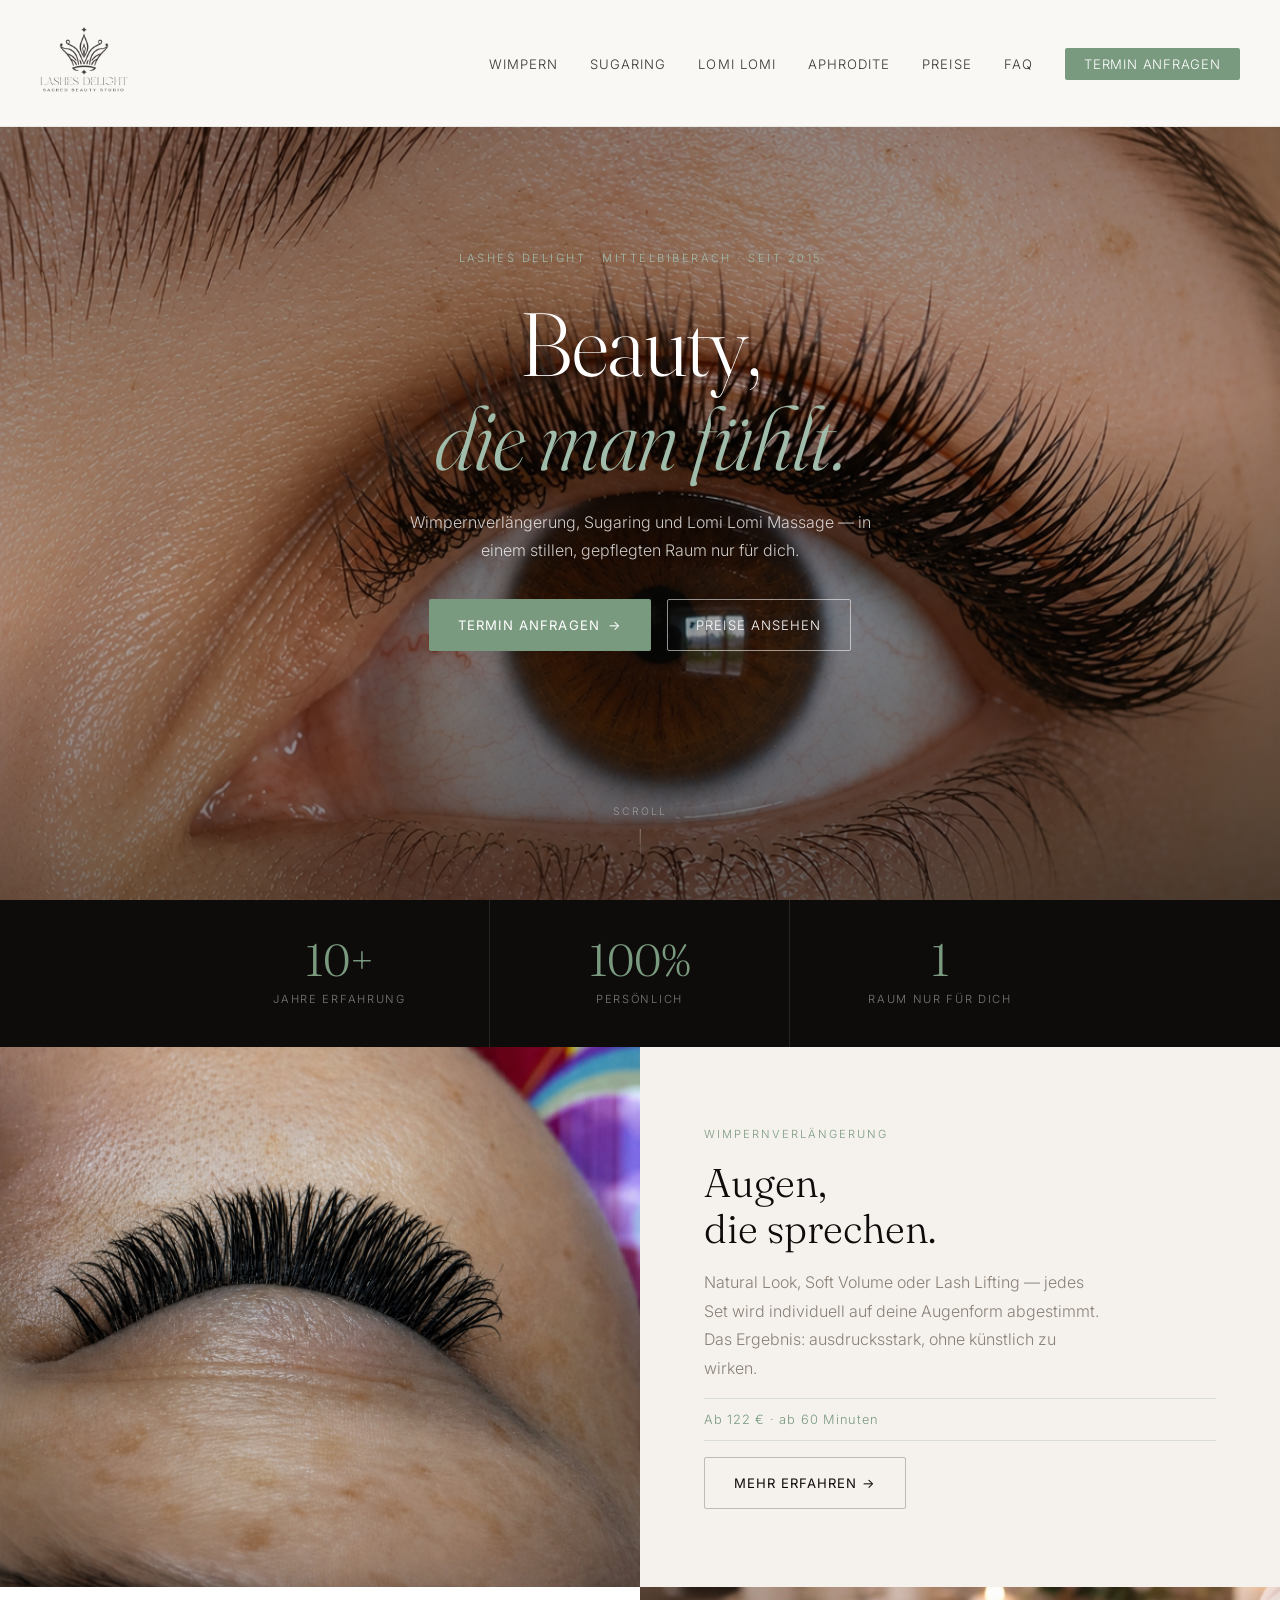
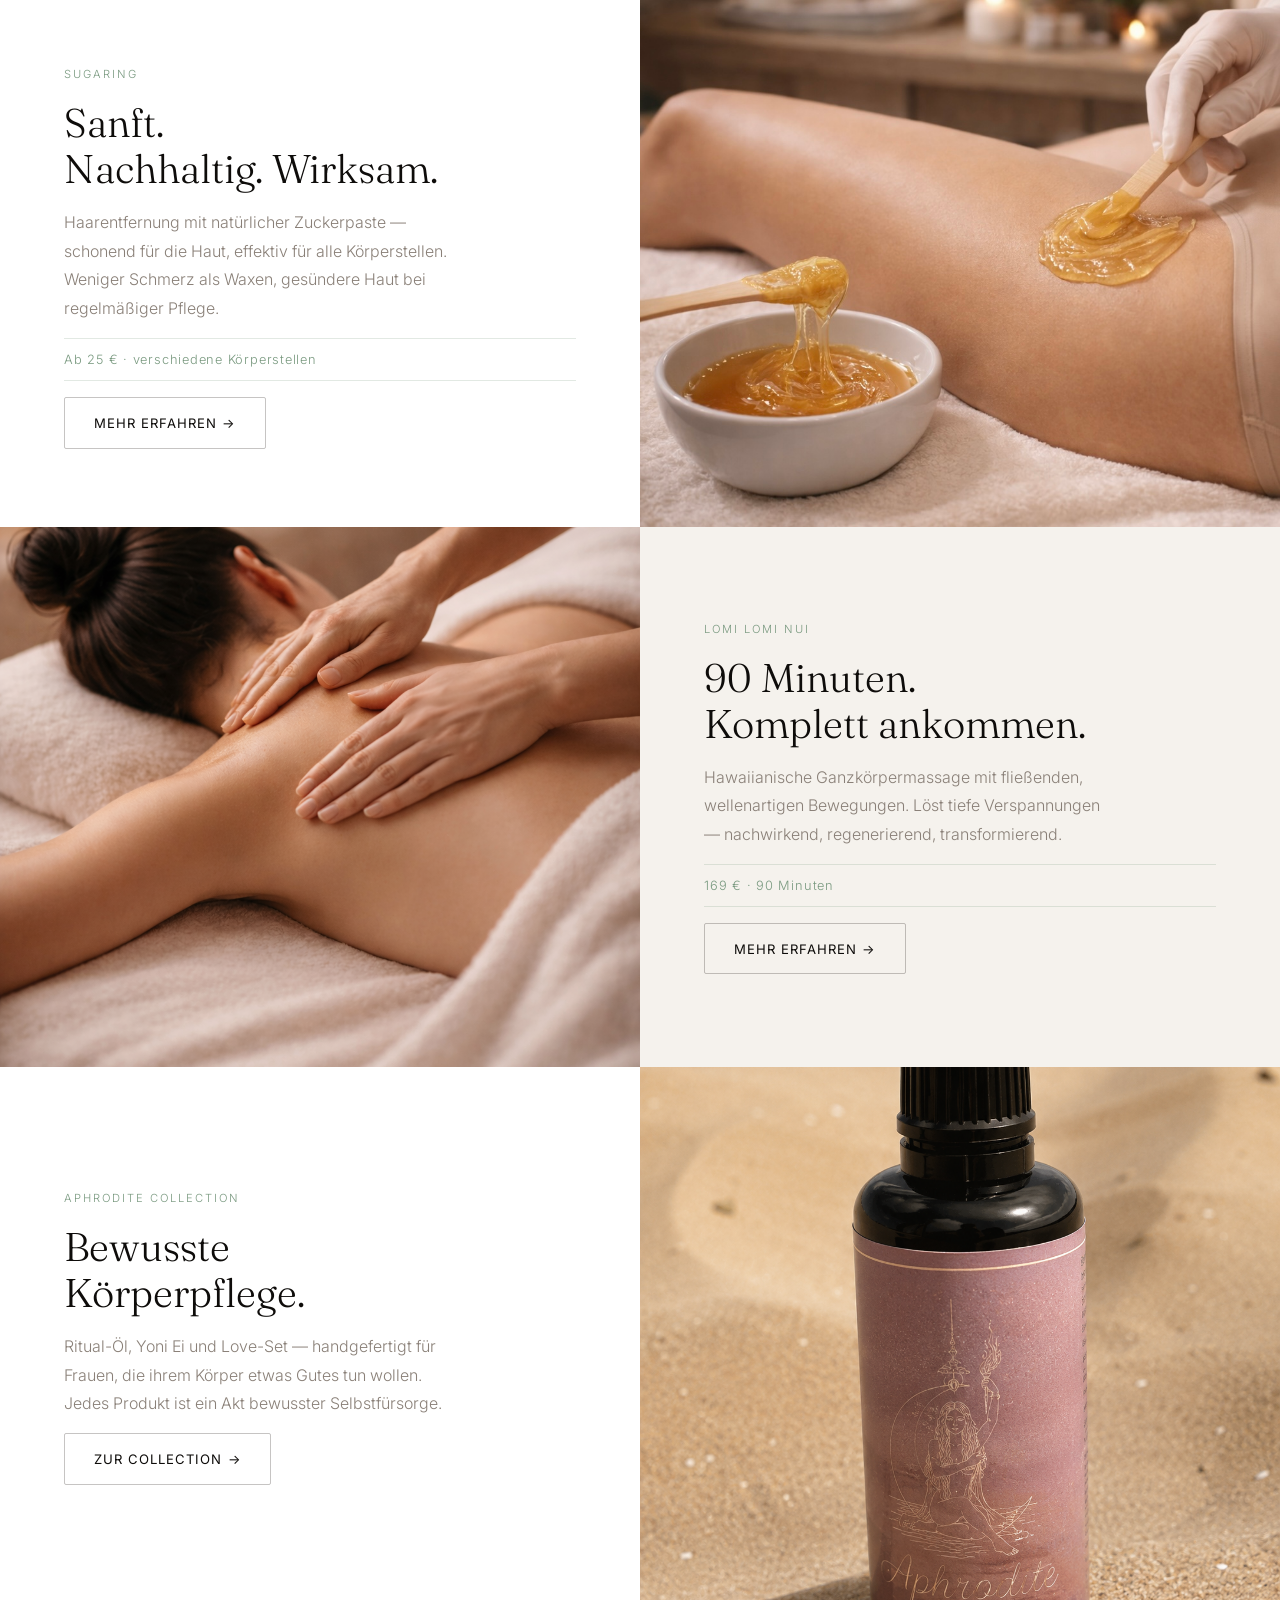
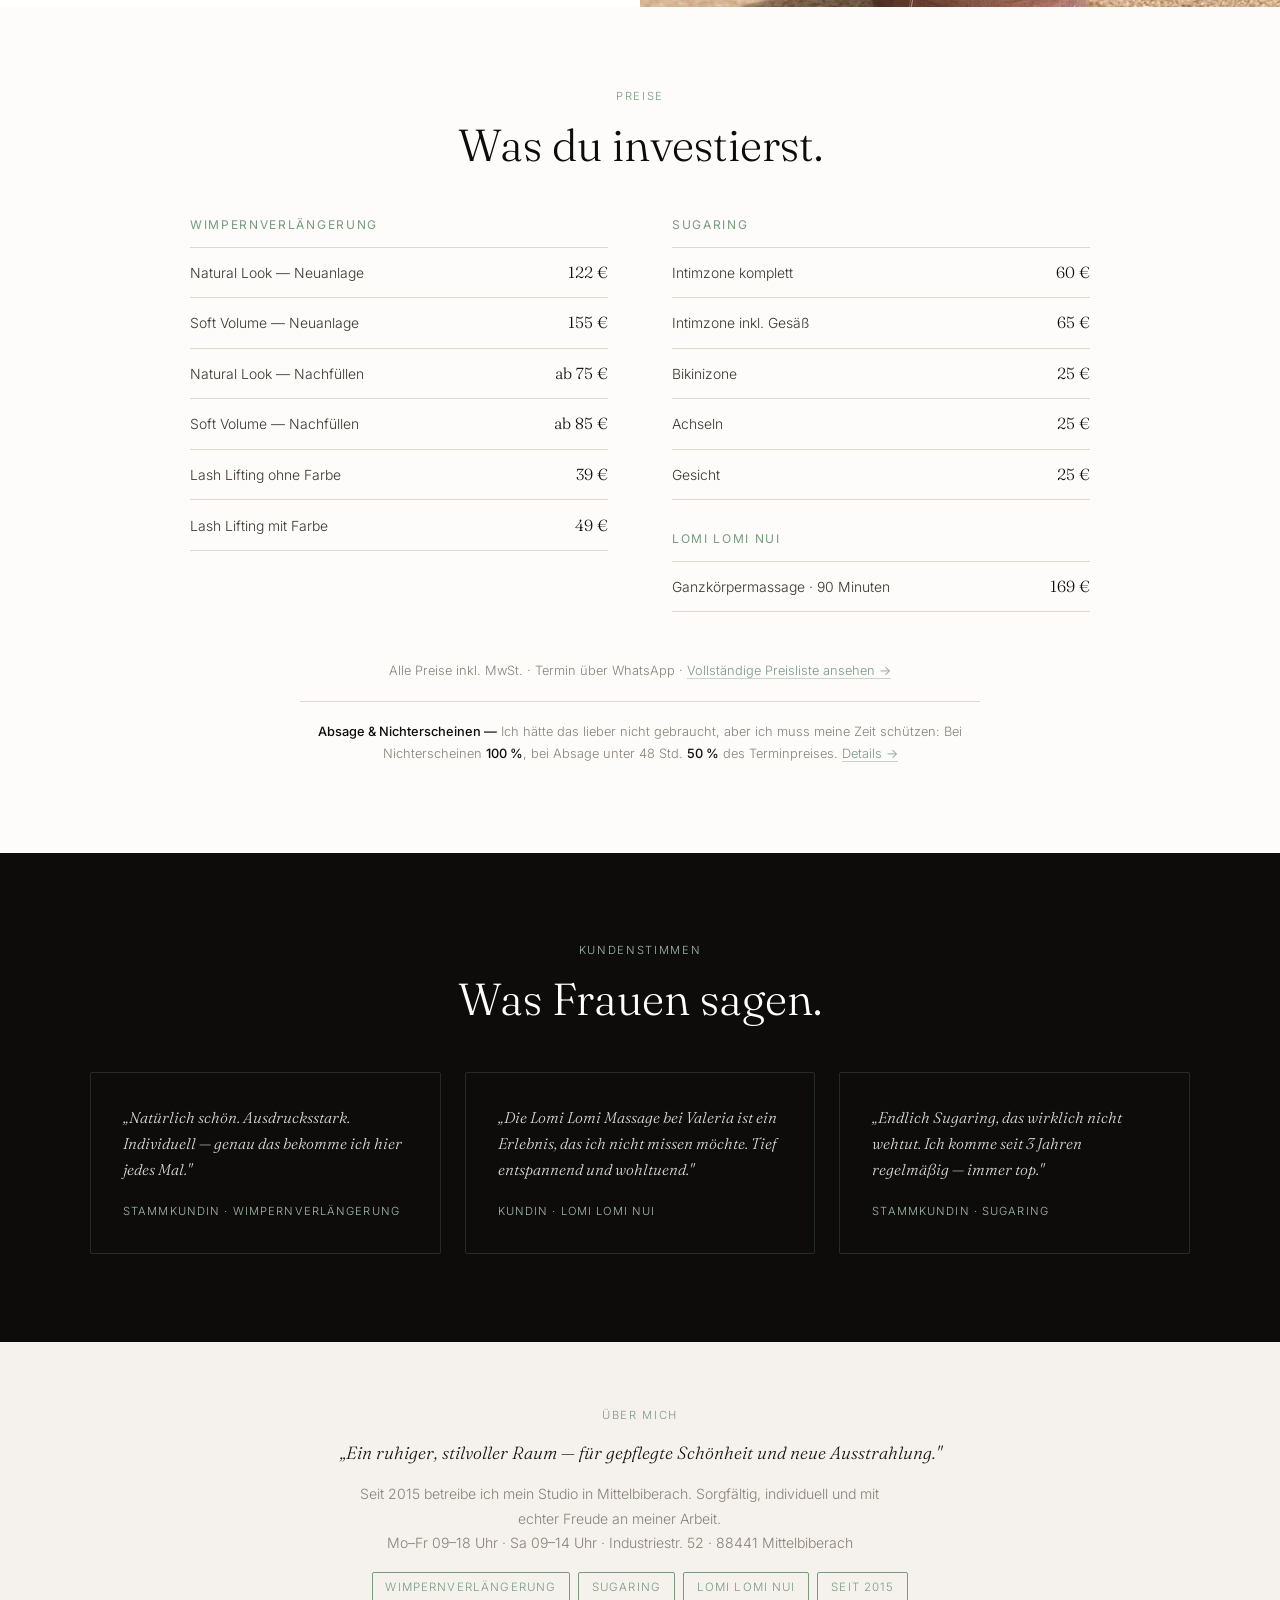
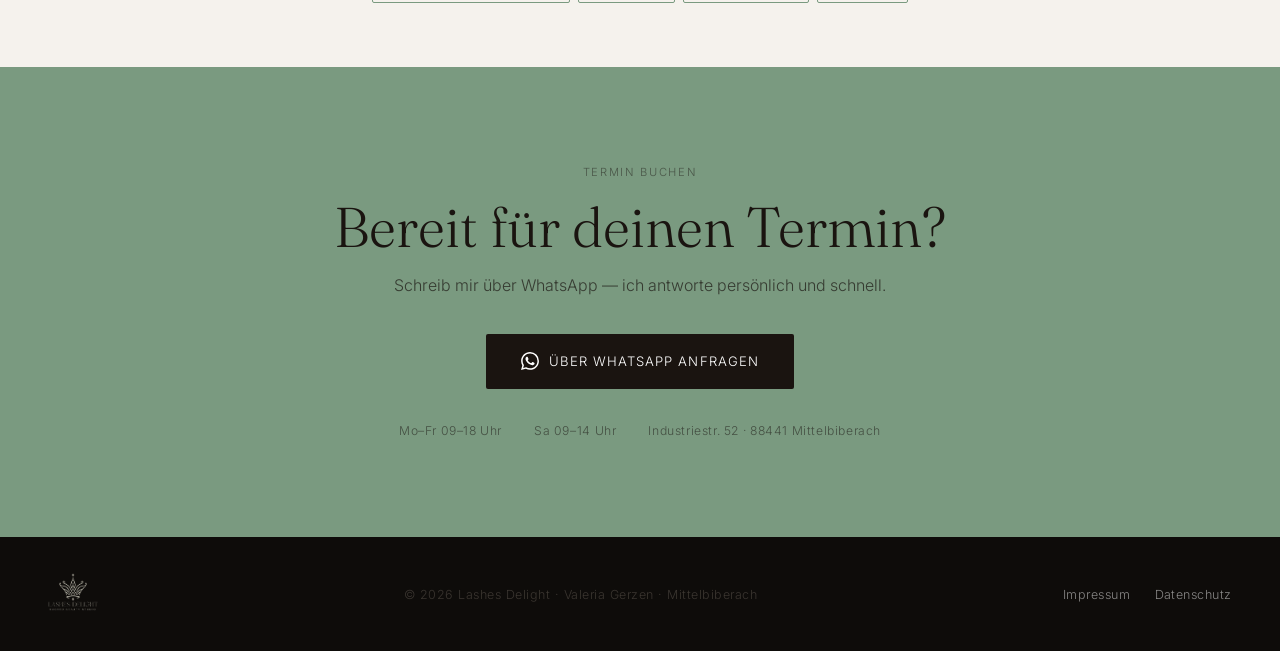
<file: index.html>
<!DOCTYPE html>
<html lang="de">
<head>
  <meta charset="UTF-8" />
  <meta name="viewport" content="width=device-width, initial-scale=1.0" />
  <title>Lashes Delight · Wimpern, Sugaring & Massage · Biberach</title>
  <meta name="description" content="Lashes Delight von Valeria Gerzen — Wimpernverlängerung, Sugaring und Lomi Lomi Massage in Mittelbiberach. Seit 2015. Termin über WhatsApp." />
  <meta name="keywords" content="Wimpernverlängerung Biberach, Sugaring Biberach, Lomi Lomi Biberach, Wimpernstudio Mittelbiberach, Lashes Delight Valeria Gerzen" />
  <link rel="canonical" href="https://www.lashes-delight.de/" />
  <meta property="og:title" content="Lashes Delight · Wimpern, Sugaring &amp; Massage · Mittelbiberach" />
  <meta property="og:description" content="Professionelle Wimpernverlängerung, Sugaring und Lomi Lomi Massage in Mittelbiberach. Seit 2015." />
  <meta property="og:url" content="https://www.lashes-delight.de/" />
  <meta property="og:type" content="website" />
  <meta property="og:image" content="https://www.lashes-delight.de/images/hero-new.png" />
  <meta property="og:locale" content="de_DE" />
  <script type="application/ld+json">
  {
    "@context": "https://schema.org",
    "@type": "BeautySalon",
    "@id": "https://www.lashes-delight.de/#business",
    "name": "Lashes Delight",
    "description": "Professionelle Wimpernverlängerung, Sugaring und Lomi Lomi Massage in Mittelbiberach. Seit 2015.",
    "url": "https://www.lashes-delight.de",
    "image": "https://www.lashes-delight.de/images/hero-new.png",
    "logo": "https://www.lashes-delight.de/images/logo.png",
    "telephone": "+491708029609",
    "founder": { "@type": "Person", "name": "Valeria Gerzen" },
    "address": {
      "@type": "PostalAddress",
      "streetAddress": "Industriestr. 52",
      "addressLocality": "Mittelbiberach",
      "postalCode": "88441",
      "addressCountry": "DE"
    },
    "areaServed": ["Biberach", "Laupheim", "Ulm", "Mittelbiberach"],
    "openingHoursSpecification": [
      { "@type": "OpeningHoursSpecification", "dayOfWeek": ["Monday","Tuesday","Wednesday","Thursday","Friday"], "opens": "09:00", "closes": "18:00" },
      { "@type": "OpeningHoursSpecification", "dayOfWeek": "Saturday", "opens": "09:00", "closes": "14:00" }
    ],
    "priceRange": "€€",
    "hasOfferCatalog": {
      "@type": "OfferCatalog",
      "name": "Beauty-Behandlungen",
      "itemListElement": [
        { "@type": "Offer", "itemOffered": { "@type": "Service", "name": "Wimpernverlängerung Natural Look" } },
        { "@type": "Offer", "itemOffered": { "@type": "Service", "name": "Wimpernverlängerung Soft Volume" } },
        { "@type": "Offer", "itemOffered": { "@type": "Service", "name": "Lash Lifting" } },
        { "@type": "Offer", "itemOffered": { "@type": "Service", "name": "Sugaring Intimzone" } },
        { "@type": "Offer", "itemOffered": { "@type": "Service", "name": "Lomi Lomi Nui Massage" } }
      ]
    }
  }
  </script>
  <link href="https://fonts.googleapis.com/css2?family=Fraunces:ital,opsz,wght@0,9..144,300;0,9..144,400;0,9..144,500;1,9..144,300&family=Inter:wght@300;400;500&display=swap" rel="stylesheet" />
  <link rel="stylesheet" href="styles.css" />
  <style>

    /* ── HERO FULL-BLEED ── */
    .hf {
      position: relative;
      height: 100vh;
      min-height: 580px;
      display: flex;
      align-items: center;
      justify-content: center;
      text-align: center;
      overflow: hidden;
    }
    .hf-bg {
      position: absolute; inset: 0;
      background-size: cover;
      background-position: center 20%;
    }
    .hf-overlay {
      position: absolute; inset: 0;
      background: linear-gradient(
        170deg,
        rgba(10,8,6,0.55) 0%,
        rgba(10,8,6,0.30) 55%,
        rgba(10,8,6,0.70) 100%
      );
    }
    .hf-content {
      position: relative; z-index: 2;
      max-width: 700px;
      padding: 2rem;
    }
    .hf-eyebrow {
      display: block;
      font-size: 0.7rem;
      letter-spacing: 0.22em;
      text-transform: uppercase;
      color: var(--gold-lt);
      margin-bottom: 1.8rem;
    }
    .hf-content h1 {
      color: #fff;
      font-size: clamp(3.2rem, 7vw, 5.8rem);
      line-height: 1.05;
      margin-bottom: 1.4rem;
    }
    .hf-content h1 em { color: var(--gold-lt); }
    .hf-content p {
      color: rgba(255,255,255,0.78);
      font-size: 1rem;
      line-height: 1.75;
      max-width: 480px;
      margin: 0 auto 2.2rem;
    }
    .hf-buttons {
      display: flex;
      gap: 1rem;
      justify-content: center;
      flex-wrap: wrap;
    }
    .btn-outline-white {
      display: inline-flex; align-items: center; gap: 0.5rem;
      font-size: 0.82rem; letter-spacing: 0.08em; text-transform: uppercase;
      text-decoration: none; padding: 0.85rem 1.8rem; border-radius: 2px;
      transition: all .2s;
      background: transparent;
      border: 1px solid rgba(255,255,255,0.55);
      color: #fff;
    }
    .btn-outline-white:hover { border-color: var(--gold-lt); color: var(--gold-lt); }
    .hf-scroll {
      position: absolute;
      bottom: 2.2rem; left: 50%;
      transform: translateX(-50%);
      display: flex; flex-direction: column; align-items: center; gap: 0.5rem;
      color: rgba(255,255,255,0.4);
      font-size: 0.65rem; letter-spacing: 0.2em; text-transform: uppercase;
    }
    .hf-scroll::after {
      content: '';
      display: block; width: 1px; height: 36px;
      background: linear-gradient(to bottom, rgba(255,255,255,0.35), transparent);
    }

    /* ── STATS BAR ── */
    .ld-stats {
      background: #0e0c0a;
      display: flex;
      justify-content: center;
      align-items: stretch;
    }
    .ld-stat {
      flex: 1;
      max-width: 300px;
      text-align: center;
      padding: 2.4rem 2rem;
      border-right: 1px solid rgba(122,154,128,0.18);
    }
    .ld-stat:last-child { border-right: none; }
    .ld-stat-num {
      display: block;
      font-family: 'Fraunces', serif;
      font-size: 2.8rem;
      font-weight: 300;
      color: var(--gold);
      line-height: 1;
      margin-bottom: 0.4rem;
    }
    .ld-stat-lbl {
      display: block;
      font-size: 0.7rem;
      letter-spacing: 0.15em;
      text-transform: uppercase;
      color: rgba(255,255,255,0.45);
    }

    /* ── SERVICE FEATURES (alternating) ── */
    .sf {
      display: grid;
      grid-template-columns: 1fr 1fr;
      min-height: 540px;
    }
    .sf-soft { background: var(--bg-soft); }
    .sf-white { background: var(--white); }

    .sf-img {
      background-size: cover;
      background-position: center;
      min-height: 440px;
    }
    .sf-text {
      display: flex;
      flex-direction: column;
      justify-content: center;
      padding: 4.5rem 4rem;
      gap: 1rem;
    }
    .sf-cat {
      font-size: 0.7rem;
      letter-spacing: 0.18em;
      text-transform: uppercase;
      color: var(--gold);
    }
    .sf-text h2 {
      font-size: clamp(1.7rem, 3.2vw, 2.5rem);
      line-height: 1.15;
    }
    .sf-text p {
      color: var(--muted);
      line-height: 1.78;
      max-width: 400px;
    }
    .sf-price {
      font-size: 0.8rem;
      color: var(--gold);
      letter-spacing: 0.06em;
      padding: 0.6rem 0;
      border-top: 1px solid rgba(122,154,128,0.22);
      border-bottom: 1px solid rgba(122,154,128,0.22);
    }
    .sf-text .btn { align-self: flex-start; }

    /* ── INLINE PREISE ── */
    .ld-preise {
      padding: 5rem 2rem 5.5rem;
      background: var(--bg);
    }
    .preise-head {
      text-align: center;
      margin-bottom: 3rem;
    }
    .preise-head h2 { margin-top: 0.4rem; }
    .preise-cols {
      display: grid;
      grid-template-columns: 1fr 1fr;
      gap: 3rem 4rem;
      max-width: 900px;
      margin: 0 auto;
    }
    .preise-block { margin-bottom: 0.5rem; }
    .preise-block h3 {
      font-size: 0.75rem;
      letter-spacing: 0.14em;
      text-transform: uppercase;
      color: var(--gold);
      font-family: 'Inter', sans-serif;
      font-weight: 400;
      margin-bottom: 0.9rem;
    }
    .pr {
      display: flex;
      justify-content: space-between;
      align-items: baseline;
      gap: 1rem;
      padding: 0.7rem 0;
      border-bottom: 1px solid var(--line);
      font-size: 0.87rem;
      color: var(--ink-soft);
    }
    .pr:first-of-type { border-top: 1px solid var(--line); }
    .pr-price {
      font-family: 'Fraunces', serif;
      font-size: 1rem;
      color: var(--ink);
      white-space: nowrap;
    }
    .preise-more {
      text-align: center;
      margin-top: 2.5rem;
      font-size: 0.8rem;
      color: var(--muted);
    }
    .preise-more a {
      color: var(--gold);
      text-decoration: none;
      border-bottom: 1px solid rgba(122,154,128,0.4);
    }

    /* ── TESTIMONIALS DARK ── */
    .ld-testimonials {
      background: #0e0c0a;
      padding: 5.5rem 2rem;
    }
    .ld-testimonials .section-label { display: block; text-align: center; color: var(--gold-lt); }
    .ld-testimonials h2 {
      color: #fff;
      text-align: center;
      margin-top: 0.4rem;
      margin-bottom: 3rem;
    }
    .testi-row {
      display: grid;
      grid-template-columns: repeat(3, 1fr);
      gap: 1.5rem;
      max-width: 1100px;
      margin: 0 auto;
    }
    .testi-card {
      border: 1px solid rgba(122,154,128,0.22);
      padding: 2rem;
      border-radius: 2px;
      display: flex;
      flex-direction: column;
      gap: 1.2rem;
    }
    .testi-card blockquote {
      font-family: 'Fraunces', serif;
      font-style: italic;
      font-size: 0.97rem;
      color: rgba(255,255,255,0.85);
      line-height: 1.68;
      flex: 1;
    }
    .testi-card cite {
      font-size: 0.7rem;
      letter-spacing: 0.1em;
      text-transform: uppercase;
      color: var(--gold-lt);
      font-style: normal;
    }

    /* ── ABOUT STRIP ── */
    .ld-about {
      background: var(--bg-soft);
      padding: 4rem 2rem;
      display: flex;
      align-items: center;
      justify-content: center;
      gap: 2rem;
      flex-wrap: wrap;
      text-align: center;
    }
    .ld-about p {
      font-size: 0.88rem;
      color: var(--muted);
      max-width: 560px;
      line-height: 1.75;
    }
    .ld-about-creds {
      display: flex;
      gap: 0.5rem;
      flex-wrap: wrap;
      justify-content: center;
      margin-top: 1rem;
    }

    /* ── KONTAKT (gold banner) ── */
    .ld-kontakt {
      background: var(--gold);
      text-align: center;
      padding: 6rem 2rem;
    }
    .ld-kontakt h2 {
      color: #1a1410;
      font-size: clamp(2rem, 4.5vw, 3.5rem);
      margin-bottom: 0.8rem;
    }
    .ld-kontakt p {
      color: rgba(26,20,16,0.7);
      font-size: 1rem;
      margin-bottom: 2.2rem;
    }
    .btn-dark {
      display: inline-flex; align-items: center; gap: 0.6rem;
      font-size: 0.82rem; letter-spacing: 0.08em; text-transform: uppercase;
      text-decoration: none; padding: 1rem 2.2rem; border-radius: 2px;
      transition: background 0.2s;
      background: #1a1410;
      color: #fff;
    }
    .btn-dark:hover { background: #000; }
    .kontakt-meta {
      margin-top: 2rem;
      display: flex;
      justify-content: center;
      gap: 2rem;
      flex-wrap: wrap;
      font-size: 0.76rem;
      color: rgba(26,20,16,0.55);
      letter-spacing: 0.05em;
    }

    /* ── RESPONSIVE ── */
    @media (max-width: 860px) {
      .sf { grid-template-columns: 1fr; }
      .sf-img { min-height: 300px; order: -1; }
      .sf-text { padding: 3rem 1.5rem; }
      .preise-cols { grid-template-columns: 1fr; gap: 2rem; }
      .testi-row { grid-template-columns: 1fr; }
      .ld-stats { flex-direction: column; }
      .ld-stat { border-right: none; border-bottom: 1px solid rgba(122,154,128,0.18); }
      .ld-stat:last-child { border-bottom: none; }
      .kontakt-meta { flex-direction: column; gap: 0.4rem; }
    }

  </style>
</head>
<body>

<!-- NAV -->
<nav class="site-nav">
  <a href="index.html" class="logo"><img src="images/logo-transparent.png" alt="Lashes Delight" class="nav-logo"></a>
  <ul class="nav-links">
    <li><a href="wimpern.html">Wimpern</a></li>
    <li><a href="sugaring.html">Sugaring</a></li>
    <li><a href="lomi-lomi.html">Lomi Lomi</a></li>
    <li><a href="aphrodite.html">Aphrodite</a></li>
    <li><a href="preise.html">Preise</a></li>
    <li><a href="faq.html">FAQ</a></li>
    <li><a href="#kontakt" class="nav-cta">Termin anfragen</a></li>
  </ul>
  <button class="nav-toggle" aria-label="Menü öffnen">☰</button>
</nav>

<!-- HERO: vollflächiges Bild, zentrierter Text -->
<section class="hf">
  <div class="hf-bg" style="background-image:url('images/hero-new.png')"></div>
  <div class="hf-overlay"></div>
  <div class="hf-content">
    <span class="hf-eyebrow">Lashes Delight · Mittelbiberach · seit 2015</span>
    <h1>Beauty,<br><em>die man fühlt.</em></h1>
    <p>Wimpernverlängerung, Sugaring und Lomi Lomi Massage — in einem stillen, gepflegten Raum nur für dich.</p>
    <div class="hf-buttons">
      <a href="#kontakt" class="btn btn-gold">Termin anfragen <span class="arrow">→</span></a>
      <a href="preise.html" class="btn-outline-white">Preise ansehen</a>
    </div>
  </div>
  <div class="hf-scroll">scroll</div>
</section>

<!-- STATS BAR -->
<div class="ld-stats">
  <div class="ld-stat">
    <span class="ld-stat-num">10+</span>
    <span class="ld-stat-lbl">Jahre Erfahrung</span>
  </div>
  <div class="ld-stat">
    <span class="ld-stat-num">100%</span>
    <span class="ld-stat-lbl">Persönlich</span>
  </div>
  <div class="ld-stat">
    <span class="ld-stat-num">1</span>
    <span class="ld-stat-lbl">Raum nur für dich</span>
  </div>
</div>

<!-- WIMPERN: Bild links, Text rechts -->
<div class="sf sf-soft" id="wimpern">
  <div class="sf-img" style="background-image:url('images/wimpern-new.png')"></div>
  <div class="sf-text">
    <span class="sf-cat">Wimpernverlängerung</span>
    <h2>Augen,<br>die sprechen.</h2>
    <p>Natural Look, Soft Volume oder Lash Lifting — jedes Set wird individuell auf deine Augenform abgestimmt. Das Ergebnis: ausdrucksstark, ohne künstlich zu wirken.</p>
    <div class="sf-price">Ab 122 € · ab 60 Minuten</div>
    <a href="wimpern.html" class="btn btn-ghost">Mehr erfahren →</a>
  </div>
</div>

<!-- SUGARING: Text links, Bild rechts -->
<div class="sf sf-white" id="sugaring">
  <div class="sf-text">
    <span class="sf-cat">Sugaring</span>
    <h2>Sanft.<br>Nachhaltig. Wirksam.</h2>
    <p>Haarentfernung mit natürlicher Zuckerpaste — schonend für die Haut, effektiv für alle Körperstellen. Weniger Schmerz als Waxen, gesündere Haut bei regelmäßiger Pflege.</p>
    <div class="sf-price">Ab 25 € · verschiedene Körperstellen</div>
    <a href="sugaring.html" class="btn btn-ghost">Mehr erfahren →</a>
  </div>
  <div class="sf-img" style="background-image:url('images/sugaring-new.jpg')"></div>
</div>

<!-- LOMI LOMI: Bild links, Text rechts -->
<div class="sf sf-soft" id="lomi">
  <div class="sf-img" style="background-image:url('images/lomi-nui.png')"></div>
  <div class="sf-text">
    <span class="sf-cat">Lomi Lomi Nui</span>
    <h2>90 Minuten.<br>Komplett ankommen.</h2>
    <p>Hawaiianische Ganzkörpermassage mit fließenden, wellenartigen Bewegungen. Löst tiefe Verspannungen — nachwirkend, regenerierend, transformierend.</p>
    <div class="sf-price">169 € · 90 Minuten</div>
    <a href="lomi-lomi.html" class="btn btn-ghost">Mehr erfahren →</a>
  </div>
</div>

<!-- APHRODITE: Text links, Bild rechts -->
<div class="sf sf-white" id="aphrodite-service">
  <div class="sf-text">
    <span class="sf-cat">Aphrodite Collection</span>
    <h2>Bewusste<br>Körperpflege.</h2>
    <p>Ritual-Öl, Yoni Ei und Love-Set — handgefertigt für Frauen, die ihrem Körper etwas Gutes tun wollen. Jedes Produkt ist ein Akt bewusster Selbstfürsorge.</p>
    <a href="aphrodite.html" class="btn btn-ghost">Zur Collection →</a>
  </div>
  <div class="sf-img" style="background-image:url('images/aphrodite-new.png');background-position:center center"></div>
</div>

<!-- PREISE INLINE -->
<section class="ld-preise">
  <div class="preise-head">
    <span class="section-label">Preise</span>
    <h2>Was du investierst.</h2>
  </div>
  <div class="preise-cols">

    <div>
      <div class="preise-block">
        <h3>Wimpernverlängerung</h3>
        <div class="pr"><span>Natural Look — Neuanlage</span><span class="pr-price">122 €</span></div>
        <div class="pr"><span>Soft Volume — Neuanlage</span><span class="pr-price">155 €</span></div>
        <div class="pr"><span>Natural Look — Nachfüllen</span><span class="pr-price">ab 75 €</span></div>
        <div class="pr"><span>Soft Volume — Nachfüllen</span><span class="pr-price">ab 85 €</span></div>
        <div class="pr"><span>Lash Lifting ohne Farbe</span><span class="pr-price">39 €</span></div>
        <div class="pr"><span>Lash Lifting mit Farbe</span><span class="pr-price">49 €</span></div>
      </div>
    </div>

    <div>
      <div class="preise-block">
        <h3>Sugaring</h3>
        <div class="pr"><span>Intimzone komplett</span><span class="pr-price">60 €</span></div>
        <div class="pr"><span>Intimzone inkl. Gesäß</span><span class="pr-price">65 €</span></div>
        <div class="pr"><span>Bikinizone</span><span class="pr-price">25 €</span></div>
        <div class="pr"><span>Achseln</span><span class="pr-price">25 €</span></div>
        <div class="pr"><span>Gesicht</span><span class="pr-price">25 €</span></div>
      </div>
      <div class="preise-block" style="margin-top:2rem">
        <h3>Lomi Lomi Nui</h3>
        <div class="pr"><span>Ganzkörpermassage · 90 Minuten</span><span class="pr-price">169 €</span></div>
      </div>
    </div>

  </div>
  <p class="preise-more">Alle Preise inkl. MwSt. · Termin über WhatsApp · <a href="preise.html">Vollständige Preisliste ansehen →</a></p>
  <p class="preise-more" style="margin-top:1.2rem;padding-top:1.2rem;border-top:1px solid var(--line);max-width:680px;margin-left:auto;margin-right:auto;color:var(--muted)">
    <strong style="color:var(--ink)">Absage &amp; Nichterscheinen —</strong> Ich hätte das lieber nicht gebraucht, aber ich muss meine Zeit schützen: Bei Nichterscheinen <strong>100 %</strong>, bei Absage unter 48 Std. <strong>50 %</strong> des Terminpreises. <a href="preise.html" style="color:var(--gold);text-decoration:none;border-bottom:1px solid rgba(122,154,128,0.4)">Details →</a>
  </p>
</section>

<!-- TESTIMONIALS DARK -->
<section class="ld-testimonials">
  <span class="section-label">Kundenstimmen</span>
  <h2>Was Frauen sagen.</h2>
  <div class="testi-row">
    <div class="testi-card">
      <blockquote>„Natürlich schön. Ausdrucksstark. Individuell — genau das bekomme ich hier jedes Mal."</blockquote>
      <cite>Stammkundin · Wimpernverlängerung</cite>
    </div>
    <div class="testi-card">
      <blockquote>„Die Lomi Lomi Massage bei Valeria ist ein Erlebnis, das ich nicht missen möchte. Tief entspannend und wohltuend."</blockquote>
      <cite>Kundin · Lomi Lomi Nui</cite>
    </div>
    <div class="testi-card">
      <blockquote>„Endlich Sugaring, das wirklich nicht wehtut. Ich komme seit 3 Jahren regelmäßig — immer top."</blockquote>
      <cite>Stammkundin · Sugaring</cite>
    </div>
  </div>
</section>

<!-- ÜBER MICH (kurz) -->
<div class="ld-about">
  <div>
    <span class="section-label" style="text-align:center">Über mich</span>
    <p style="margin-top:0.5rem;font-family:'Fraunces',serif;font-style:italic;font-size:1.1rem;color:var(--rose);max-width:none">
      „Ein ruhiger, stilvoller Raum — für gepflegte Schönheit und neue Ausstrahlung."
    </p>
    <p style="margin-top:0.8rem">
      Seit 2015 betreibe ich mein Studio in Mittelbiberach. Sorgfältig, individuell und mit echter Freude an meiner Arbeit.<br>
      Mo–Fr 09–18 Uhr · Sa 09–14 Uhr · Industriestr. 52 · 88441 Mittelbiberach
    </p>
    <div class="ld-about-creds">
      <span class="cred">Wimpernverlängerung</span>
      <span class="cred">Sugaring</span>
      <span class="cred">Lomi Lomi Nui</span>
      <span class="cred">seit 2015</span>
    </div>
  </div>
</div>

<!-- KONTAKT: goldener Banner -->
<section class="ld-kontakt" id="kontakt">
  <span class="section-label" style="color:rgba(26,20,16,0.5)">Termin buchen</span>
  <h2>Bereit für deinen Termin?</h2>
  <p>Schreib mir über WhatsApp — ich antworte persönlich und schnell.</p>
  <a href="https://wa.me/491708029609?text=Hallo%20Valeria%2C%20ich%20m%C3%B6chte%20gerne%20einen%20Termin%20bei%20Lashes%20Delight%20vereinbaren." class="btn-dark">
    <span class="whatsapp-icon"></span> Über WhatsApp anfragen
  </a>
  <div class="kontakt-meta">
    <span>Mo–Fr 09–18 Uhr</span>
    <span>Sa 09–14 Uhr</span>
    <span>Industriestr. 52 · 88441 Mittelbiberach</span>
  </div>
</section>

<footer class="site-footer">
  <img src="images/logo-transparent.png" alt="Lashes Delight" class="footer-logo">
  <p>© 2026 Lashes Delight · Valeria Gerzen · Mittelbiberach</p>
  <nav class="footer-nav">
    <a href="impressum.html">Impressum</a>
    <a href="datenschutz.html">Datenschutz</a>
  </nav>
</footer>

<script>
  document.querySelector(".nav-toggle").addEventListener("click",function(){
    document.querySelector(".nav-links").classList.toggle("open");
    this.textContent=document.querySelector(".nav-links").classList.contains("open")?"✕":"☰";
  });
</script>
</body>
</html>
</file>
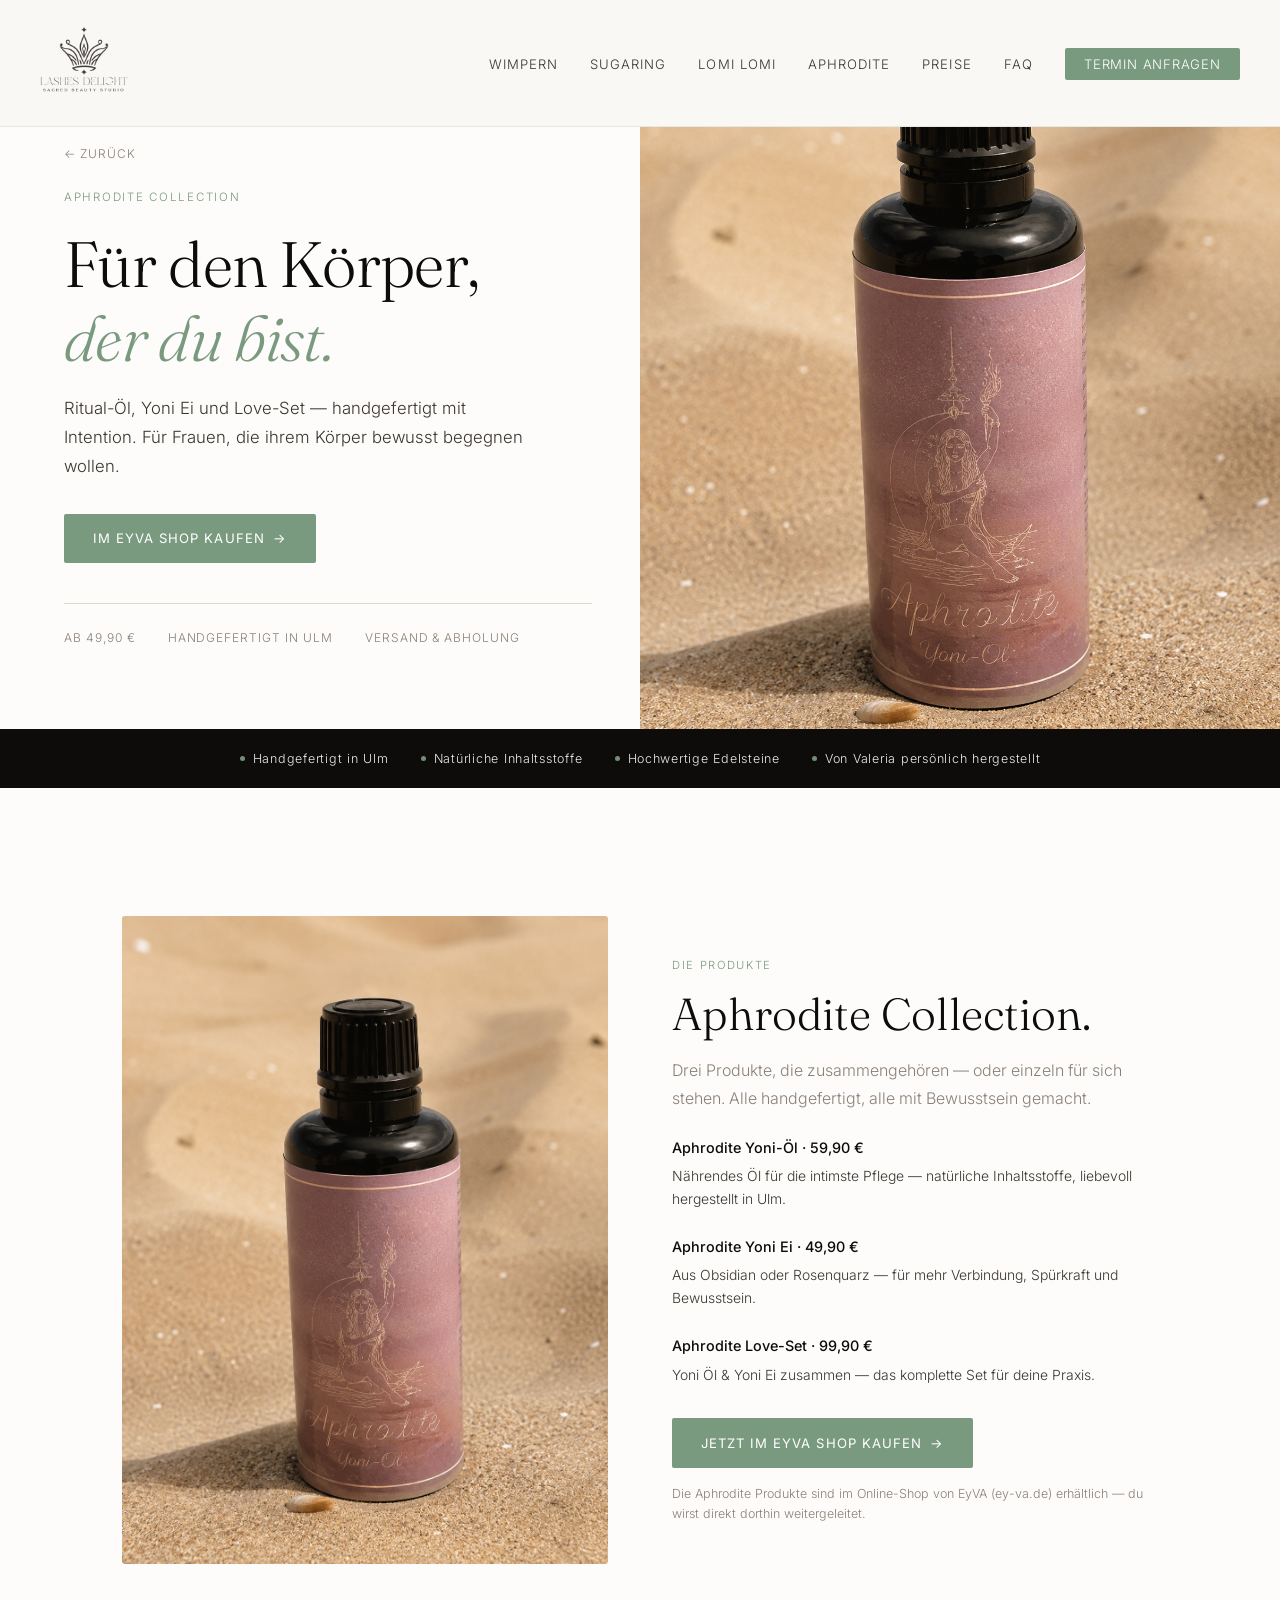
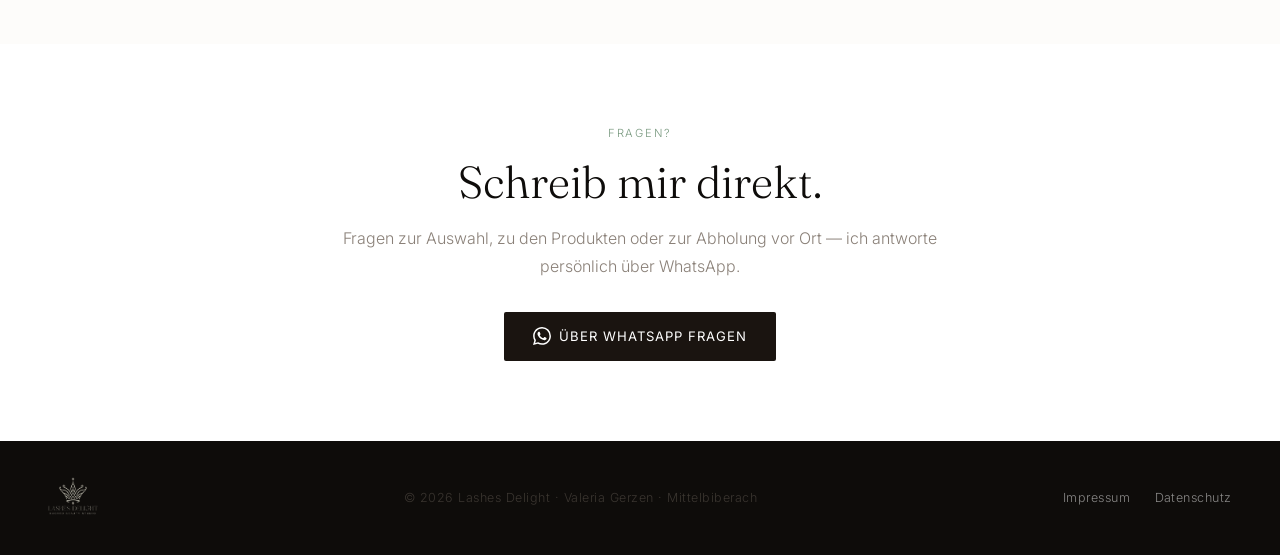
<file: aphrodite.html>
<!DOCTYPE html>
<html lang="de">
<head>
  <meta charset="UTF-8" />
  <meta name="viewport" content="width=device-width, initial-scale=1.0" />
  <title>Aphrodite Produkte · Lashes Delight · Mittelbiberach</title>
  <meta name="description" content="Aphrodite Ritual-Öl, Yoni Ei und Love-Set — handgefertigt von Valeria Gerzen. Jetzt im EyVA Shop erhältlich." />
  <meta name="keywords" content="Aphrodite Öl, Yoni Ei, Ritual Öl kaufen, Körperöl natürlich, Love Set Geschenk, Valeria Gerzen, Lashes Delight" />
  <link rel="canonical" href="https://www.lashes-delight.de/aphrodite.html" />
  <meta property="og:title" content="Aphrodite Produkte · Lashes Delight · Mittelbiberach" />
  <meta property="og:description" content="Aphrodite Ritual-Öl, Yoni Ei und Love-Set — handgefertigt von Valeria Gerzen. Natürliche Inhaltsstoffe." />
  <meta property="og:url" content="https://www.lashes-delight.de/aphrodite.html" />
  <meta property="og:type" content="website" />
  <meta property="og:image" content="https://www.lashes-delight.de/images/aphrodite-new.png" />
  <meta property="og:locale" content="de_DE" />
  <script type="application/ld+json">
  {
    "@context": "https://schema.org",
    "@type": "ItemList",
    "name": "Aphrodite Collection",
    "itemListElement": [
      {
        "@type": "ListItem",
        "position": 1,
        "item": {
          "@type": "Product",
          "name": "Aphrodite Yoni-Öl",
          "description": "Nährendes Öl für die intimste Pflege — natürliche Inhaltsstoffe, handgefertigt in Ulm.",
          "brand": { "@type": "Brand", "name": "EyVA" },
          "offers": { "@type": "Offer", "price": "59.90", "priceCurrency": "EUR", "availability": "https://schema.org/InStock", "url": "https://ey-va.de/shop.html" }
        }
      },
      {
        "@type": "ListItem",
        "position": 2,
        "item": {
          "@type": "Product",
          "name": "Aphrodite Yoni Ei",
          "description": "Aus Obsidian oder Rosenquarz — für mehr Verbindung, Spürkraft und Bewusstsein.",
          "brand": { "@type": "Brand", "name": "EyVA" },
          "offers": { "@type": "Offer", "price": "49.90", "priceCurrency": "EUR", "availability": "https://schema.org/InStock", "url": "https://ey-va.de/shop.html" }
        }
      },
      {
        "@type": "ListItem",
        "position": 3,
        "item": {
          "@type": "Product",
          "name": "Aphrodite Love-Set",
          "description": "Yoni-Öl und Yoni Ei zusammen — das komplette Set für deine Praxis.",
          "brand": { "@type": "Brand", "name": "EyVA" },
          "offers": { "@type": "Offer", "price": "99.90", "priceCurrency": "EUR", "availability": "https://schema.org/InStock", "url": "https://ey-va.de/shop.html" }
        }
      }
    ]
  }
  </script>
  <link href="https://fonts.googleapis.com/css2?family=Fraunces:ital,opsz,wght@0,9..144,300;0,9..144,400;0,9..144,500;1,9..144,300&family=Inter:wght@300;400;500&display=swap" rel="stylesheet" />
  <link rel="stylesheet" href="styles.css" />
</head>
<body>

<nav class="site-nav">
  <a href="index.html" class="logo"><img src="images/logo-transparent.png" alt="Lashes Delight" class="nav-logo"></a>
  <ul class="nav-links">
    <li><a href="wimpern.html">Wimpern</a></li>
    <li><a href="sugaring.html">Sugaring</a></li>
    <li><a href="lomi-lomi.html">Lomi Lomi</a></li>
    <li><a href="aphrodite.html">Aphrodite</a></li>
    <li><a href="preise.html">Preise</a></li>
    <li><a href="faq.html">FAQ</a></li>
    <li><a href="#kontakt" class="nav-cta">Termin anfragen</a></li>
  </ul>
  <button class="nav-toggle" aria-label="Menü öffnen">☰</button>
</nav>

<section class="subpage-hero">
  <div>
    <a href="index.html" class="back-link">← Zurück</a>
    <span class="hero-eyebrow">Aphrodite Collection</span>
    <h1>Für den Körper,<br><em>der du bist.</em></h1>
    <p class="hero-lead">
      Ritual-Öl, Yoni Ei und Love-Set — handgefertigt mit Intention.
      Für Frauen, die ihrem Körper bewusst begegnen wollen.
    </p>
    <div class="hero-cta-row">
      <a href="https://ey-va.de/shop.html" class="btn btn-gold" target="_blank" rel="noopener">
        Im EyVA Shop kaufen <span class="arrow">→</span>
      </a>
    </div>
    <div class="hero-meta">
      <span>ab 49,90 €</span>
      <span>Handgefertigt in Ulm</span>
      <span>Versand &amp; Abholung</span>
    </div>
  </div>
  <div class="hero-image" role="img" aria-label="Aphrodite Ritual Öl"
       style="background-image:url('images/aphrodite-new.png');background-size:cover;background-position:center"></div>
</section>

<div class="trust">
  <div class="trust-item"><span class="trust-dot"></span> Handgefertigt in Ulm</div>
  <div class="trust-item"><span class="trust-dot"></span> Natürliche Inhaltsstoffe</div>
  <div class="trust-item"><span class="trust-dot"></span> Hochwertige Edelsteine</div>
  <div class="trust-item"><span class="trust-dot"></span> Von Valeria persönlich hergestellt</div>
</div>

<section>
  <div class="container">
    <div class="product-feature">
      <div class="product-feature-img">
        <img src="images/aphrodite-new.png" alt="Aphrodite Ritual Öl">
      </div>
      <div class="product-feature-body">
        <span class="section-label">Die Produkte</span>
        <h2>Aphrodite Collection.</h2>
        <p class="lead" style="margin-bottom:1.5rem">
          Drei Produkte, die zusammengehören — oder einzeln für sich stehen.
          Alle handgefertigt, alle mit Bewusstsein gemacht.
        </p>

        <div style="display:flex;flex-direction:column;gap:1.5rem;margin-bottom:2rem">
          <div>
            <strong style="font-size:0.9rem;display:block;margin-bottom:0.3rem">Aphrodite Yoni-Öl · 59,90 €</strong>
            <p style="font-size:0.87rem;line-height:1.65">Nährendes Öl für die intimste Pflege — natürliche Inhaltsstoffe, liebevoll hergestellt in Ulm.</p>
          </div>
          <div>
            <strong style="font-size:0.9rem;display:block;margin-bottom:0.3rem">Aphrodite Yoni Ei · 49,90 €</strong>
            <p style="font-size:0.87rem;line-height:1.65">Aus Obsidian oder Rosenquarz — für mehr Verbindung, Spürkraft und Bewusstsein.</p>
          </div>
          <div>
            <strong style="font-size:0.9rem;display:block;margin-bottom:0.3rem">Aphrodite Love-Set · 99,90 €</strong>
            <p style="font-size:0.87rem;line-height:1.65">Yoni Öl &amp; Yoni Ei zusammen — das komplette Set für deine Praxis.</p>
          </div>
        </div>

        <a href="https://ey-va.de/shop.html" class="btn btn-gold" target="_blank" rel="noopener">
          Jetzt im EyVA Shop kaufen <span class="arrow">→</span>
        </a>
        <p style="font-size:0.78rem;color:var(--muted);margin-top:1rem;line-height:1.6">
          Die Aphrodite Produkte sind im Online-Shop von EyVA (ey-va.de) erhältlich —
          du wirst direkt dorthin weitergeleitet.
        </p>
      </div>
    </div>
  </div>
</section>

<section style="background:var(--white)" id="kontakt">
  <div class="container" style="text-align:center">
    <span class="section-label">Fragen?</span>
    <h2>Schreib mir direkt.</h2>
    <p class="lead" style="margin:1rem auto 2rem">
      Fragen zur Auswahl, zu den Produkten oder zur Abholung vor Ort — ich antworte persönlich über WhatsApp.
    </p>
    <a href="https://wa.me/491708029609?text=Hallo%20Valeria%2C%20ich%20habe%20eine%20Frage%20zu%20den%20Aphrodite%20Produkten." class="btn btn-primary">
      <span class="whatsapp-icon"></span> Über WhatsApp fragen
    </a>
  </div>
</section>

<footer class="site-footer">
  <img src="images/logo-transparent.png" alt="Lashes Delight" class="footer-logo">
  <p>© 2026 Lashes Delight · Valeria Gerzen · Mittelbiberach</p>
  <nav class="footer-nav">
    <a href="impressum.html">Impressum</a>
    <a href="datenschutz.html">Datenschutz</a>
  </nav>
</footer>

<script>
  document.querySelector(".nav-toggle").addEventListener("click",function(){
    document.querySelector(".nav-links").classList.toggle("open");
    this.textContent=document.querySelector(".nav-links").classList.contains("open")?"✕":"☰";
  });
</script>
</body>
</html>
</file>
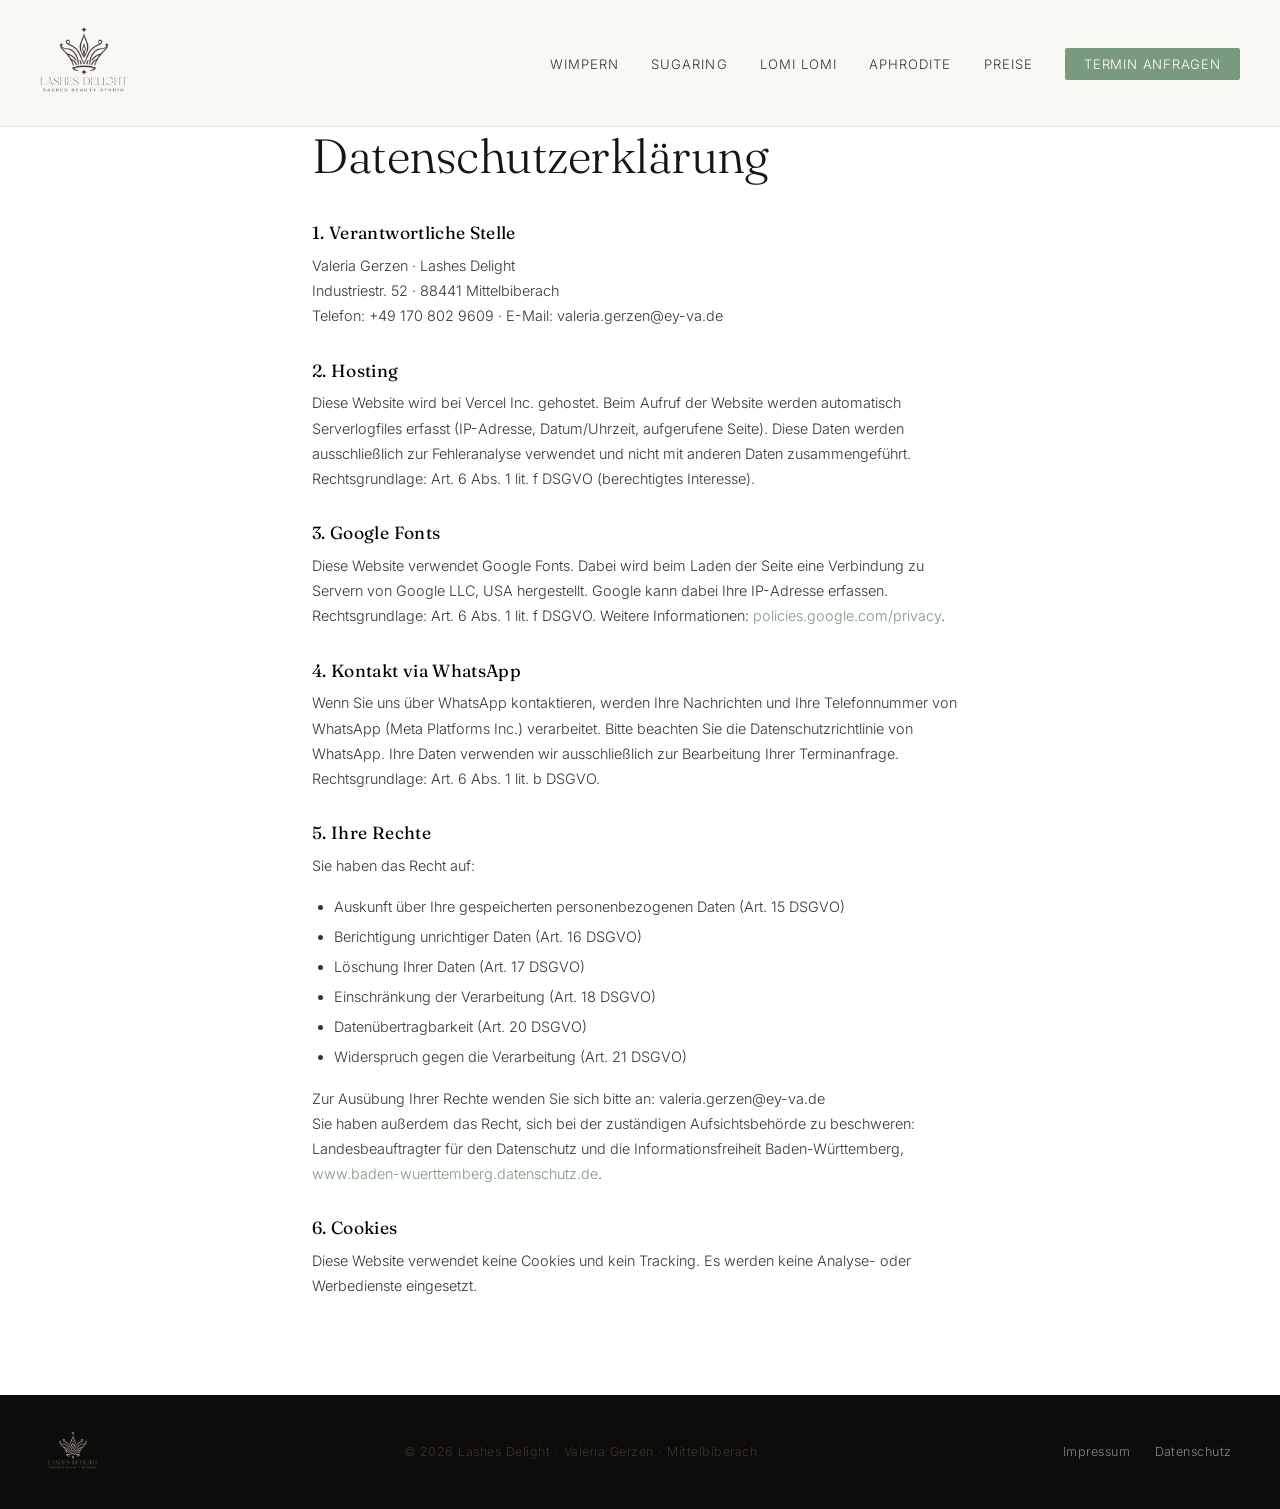
<file: datenschutz.html>
<!DOCTYPE html>
<html lang="de">
<head>
  <meta charset="UTF-8" />
  <meta name="viewport" content="width=device-width, initial-scale=1.0" />
  <title>Datenschutz · Lashes Delight</title>
  <link rel="canonical" href="https://www.lashes-delight.de/datenschutz.html" />
  <link href="https://fonts.googleapis.com/css2?family=Fraunces:ital,opsz,wght@0,9..144,300;0,9..144,400;0,9..144,500;1,9..144,300&family=Inter:wght@300;400;500&display=swap" rel="stylesheet" />
  <link rel="stylesheet" href="styles.css" />
</head>
<body>

<nav class="site-nav">
  <a href="index.html" class="logo"><img src="images/logo-transparent.png" alt="Lashes Delight" class="nav-logo"></a>
  <ul class="nav-links">
    <li><a href="wimpern.html">Wimpern</a></li>
    <li><a href="sugaring.html">Sugaring</a></li>
    <li><a href="lomi-lomi.html">Lomi Lomi</a></li>
    <li><a href="aphrodite.html">Aphrodite</a></li>
    <li><a href="preise.html">Preise</a></li>
    <li><a href="index.html#kontakt" class="nav-cta">Termin anfragen</a></li>
  </ul>
  <button class="nav-toggle" aria-label="Menü öffnen">☰</button>
</nav>

<div class="legal-page">
  <div class="container">
    <h1>Datenschutzerklärung</h1>

    <h2>1. Verantwortliche Stelle</h2>
    <p>
      Valeria Gerzen · Lashes Delight<br>
      Industriestr. 52 · 88441 Mittelbiberach<br>
      Telefon: +49 170 802 9609 · E-Mail: valeria.gerzen@ey-va.de
    </p>

    <h2>2. Hosting</h2>
    <p>
      Diese Website wird bei Vercel Inc. gehostet. Beim Aufruf der Website werden automatisch
      Serverlogfiles erfasst (IP-Adresse, Datum/Uhrzeit, aufgerufene Seite). Diese Daten werden
      ausschließlich zur Fehleranalyse verwendet und nicht mit anderen Daten zusammengeführt.
      Rechtsgrundlage: Art. 6 Abs. 1 lit. f DSGVO (berechtigtes Interesse).
    </p>

    <h2>3. Google Fonts</h2>
    <p>
      Diese Website verwendet Google Fonts. Dabei wird beim Laden der Seite eine Verbindung zu
      Servern von Google LLC, USA hergestellt. Google kann dabei Ihre IP-Adresse erfassen.
      Rechtsgrundlage: Art. 6 Abs. 1 lit. f DSGVO. Weitere Informationen:
      <a href="https://policies.google.com/privacy" target="_blank" rel="noopener">policies.google.com/privacy</a>.
    </p>

    <h2>4. Kontakt via WhatsApp</h2>
    <p>
      Wenn Sie uns über WhatsApp kontaktieren, werden Ihre Nachrichten und Ihre Telefonnummer
      von WhatsApp (Meta Platforms Inc.) verarbeitet. Bitte beachten Sie die
      Datenschutzrichtlinie von WhatsApp. Ihre Daten verwenden wir ausschließlich zur
      Bearbeitung Ihrer Terminanfrage. Rechtsgrundlage: Art. 6 Abs. 1 lit. b DSGVO.
    </p>

    <h2>5. Ihre Rechte</h2>
    <p>Sie haben das Recht auf:</p>
    <ul>
      <li>Auskunft über Ihre gespeicherten personenbezogenen Daten (Art. 15 DSGVO)</li>
      <li>Berichtigung unrichtiger Daten (Art. 16 DSGVO)</li>
      <li>Löschung Ihrer Daten (Art. 17 DSGVO)</li>
      <li>Einschränkung der Verarbeitung (Art. 18 DSGVO)</li>
      <li>Datenübertragbarkeit (Art. 20 DSGVO)</li>
      <li>Widerspruch gegen die Verarbeitung (Art. 21 DSGVO)</li>
    </ul>
  <button class="nav-toggle" aria-label="Menü öffnen">☰</button>
    <p>
      Zur Ausübung Ihrer Rechte wenden Sie sich bitte an: valeria.gerzen@ey-va.de<br>
      Sie haben außerdem das Recht, sich bei der zuständigen Aufsichtsbehörde zu beschweren:
      Landesbeauftragter für den Datenschutz und die Informationsfreiheit Baden-Württemberg,
      <a href="https://www.baden-wuerttemberg.datenschutz.de" target="_blank" rel="noopener">www.baden-wuerttemberg.datenschutz.de</a>.
    </p>

    <h2>6. Cookies</h2>
    <p>
      Diese Website verwendet keine Cookies und kein Tracking. Es werden keine Analyse-
      oder Werbedienste eingesetzt.
    </p>
  </div>
</div>

<footer class="site-footer">
  <img src="images/logo-transparent.png" alt="Lashes Delight" class="footer-logo">
  <p>© 2026 Lashes Delight · Valeria Gerzen · Mittelbiberach</p>
  <nav class="footer-nav">
    <a href="impressum.html">Impressum</a>
    <a href="datenschutz.html">Datenschutz</a>
  </nav>
</footer>

<script>
  document.querySelector(".nav-toggle").addEventListener("click",function(){
    document.querySelector(".nav-links").classList.toggle("open");
    this.textContent=document.querySelector(".nav-links").classList.contains("open")?"✕":"☰";
  });
</script>
</body>
</html>
</file>
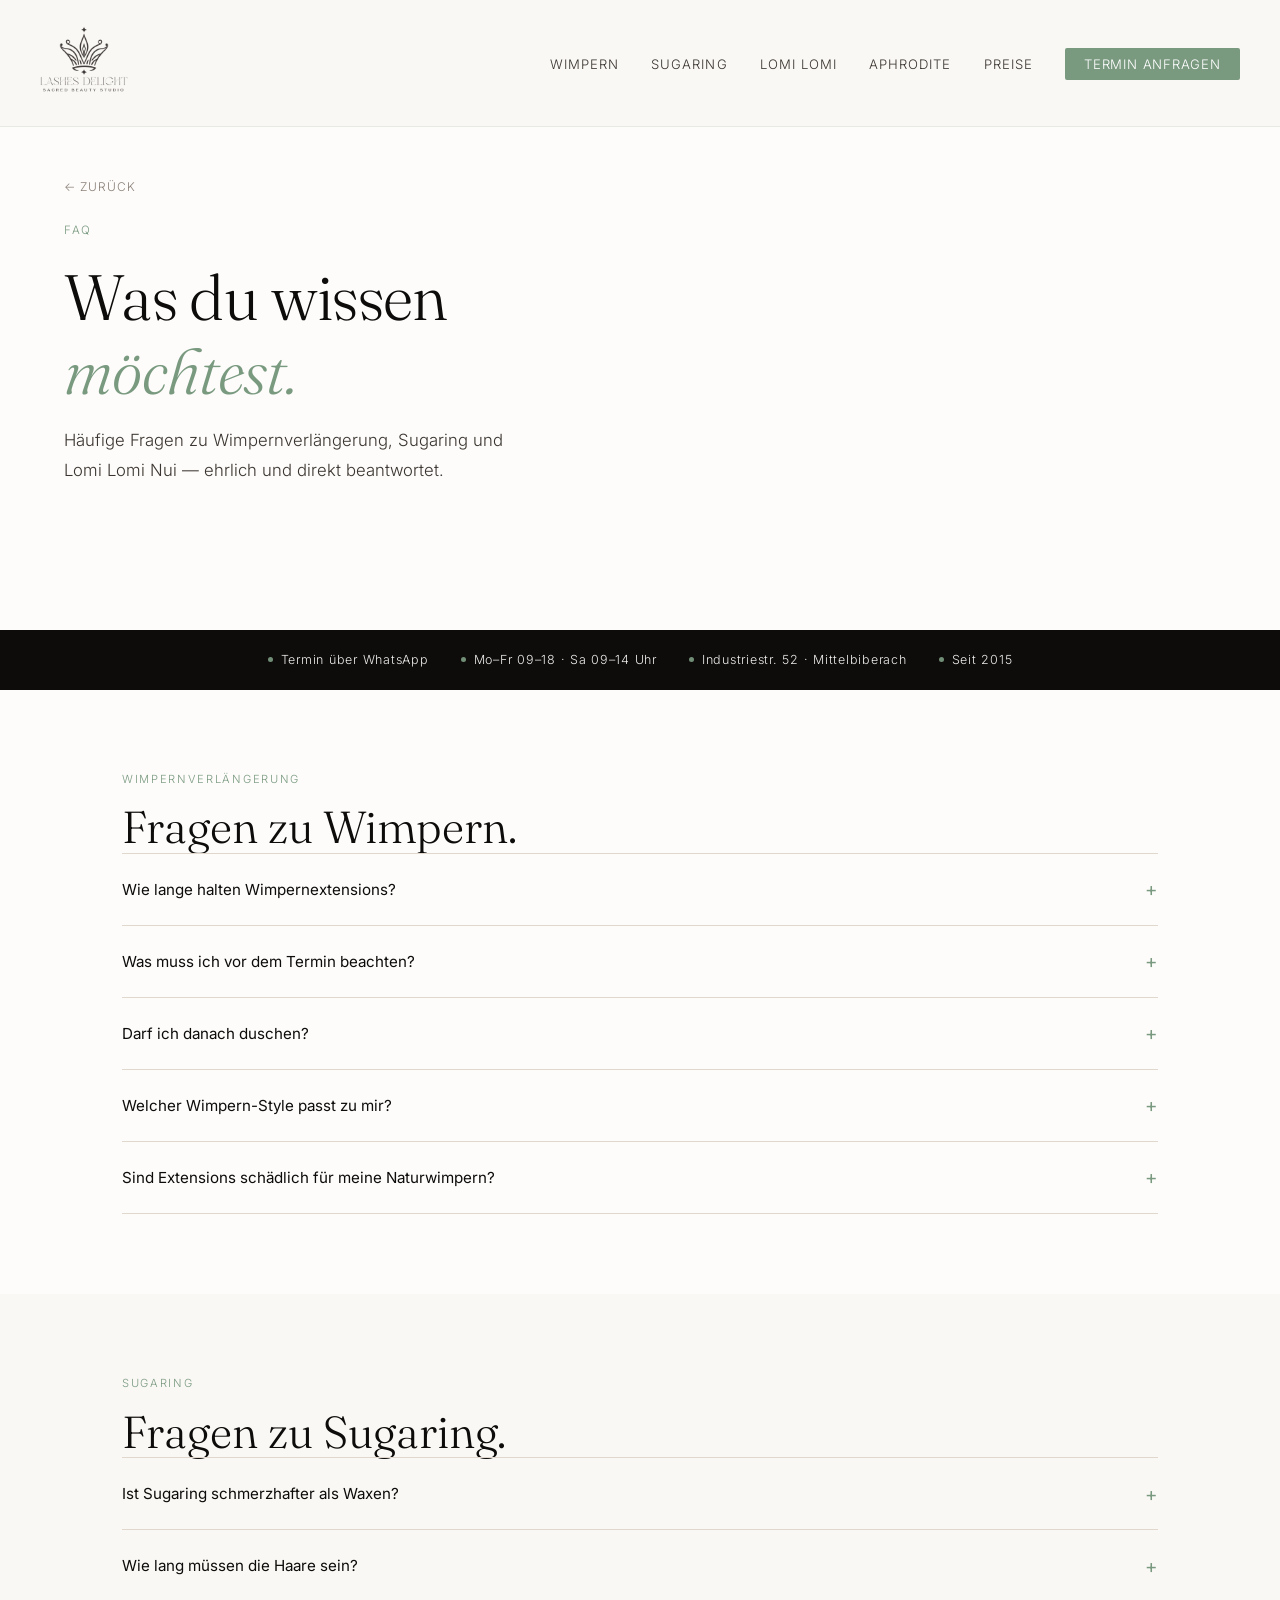
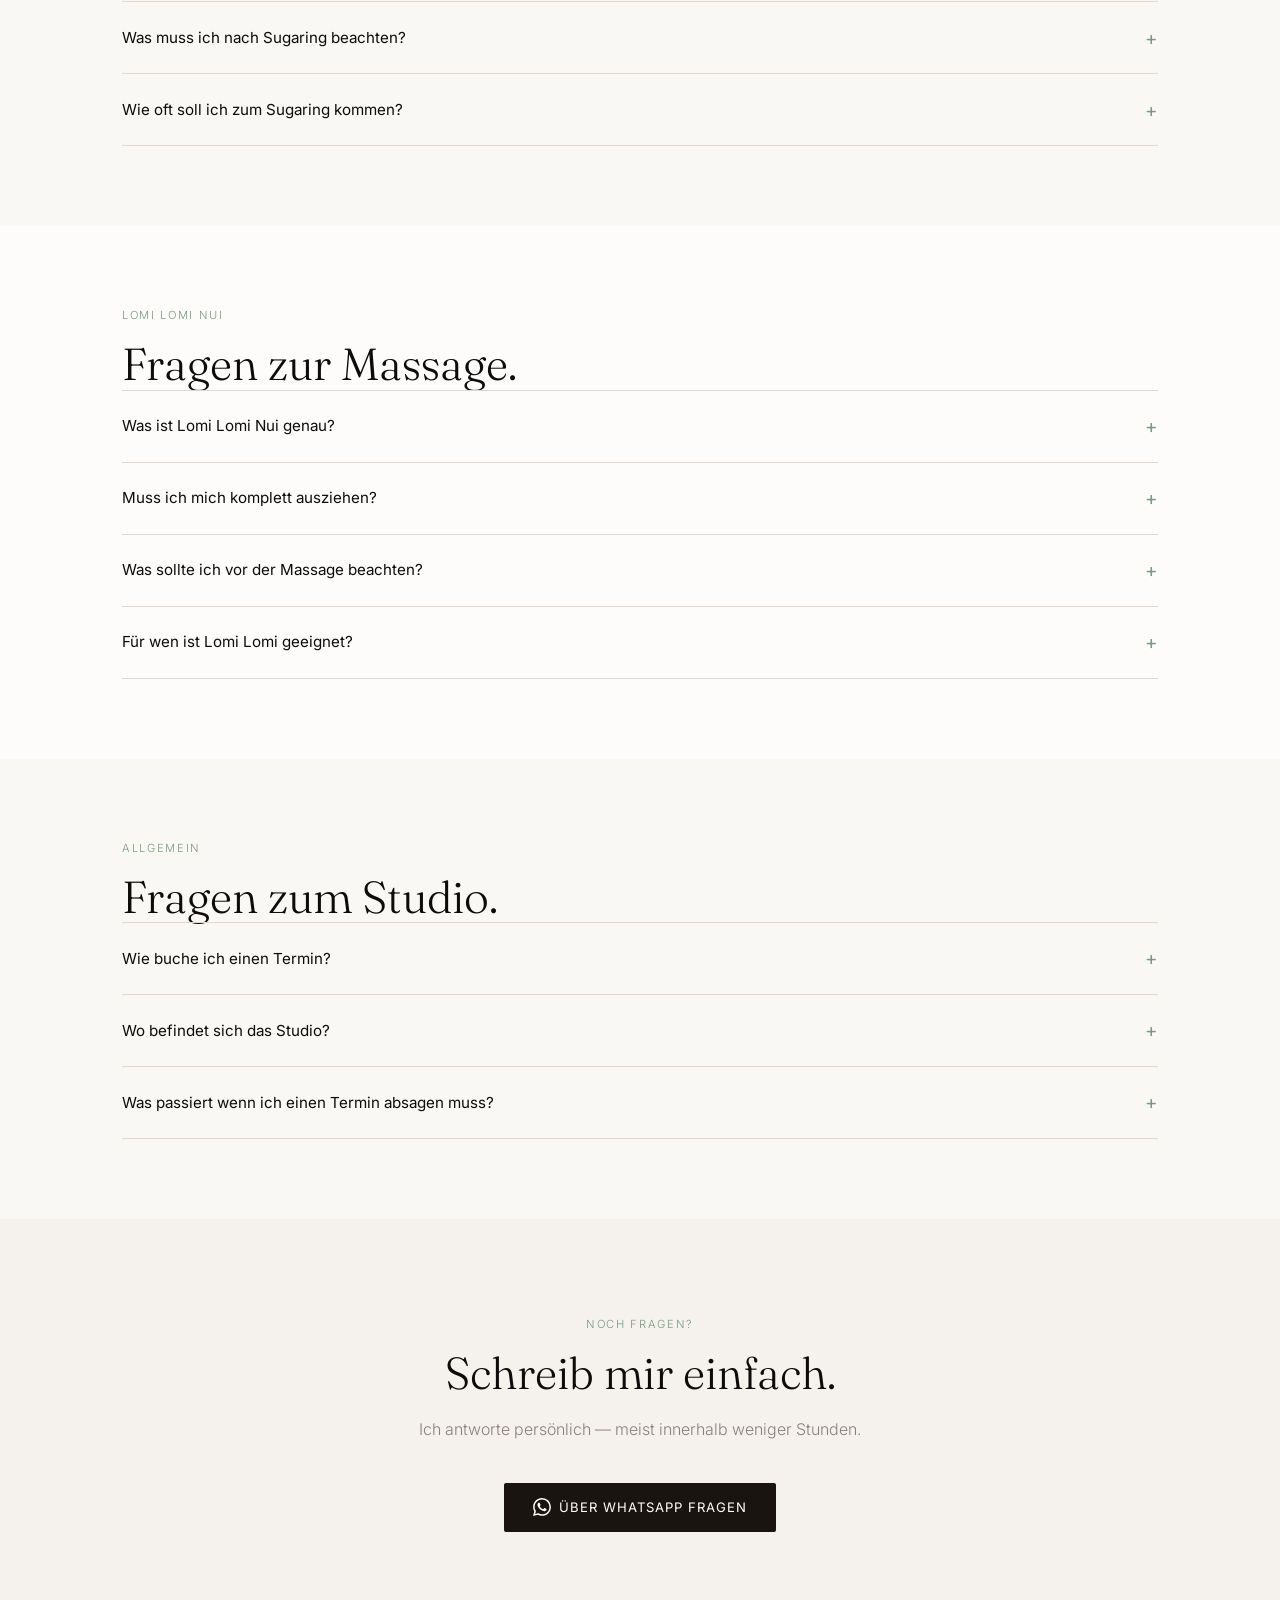
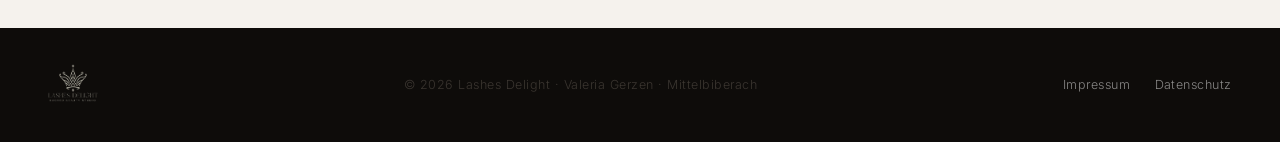
<file: faq.html>
<!DOCTYPE html>
<html lang="de">
<head>
  <meta charset="UTF-8" />
  <meta name="viewport" content="width=device-width, initial-scale=1.0" />
  <title>FAQ · Häufige Fragen · Lashes Delight · Mittelbiberach</title>
  <meta name="description" content="Häufige Fragen zu Wimpernverlängerung, Sugaring und Lomi Lomi Nui bei Lashes Delight in Mittelbiberach. Alles was du wissen möchtest — bevor du buchst." />
  <meta name="keywords" content="Wimpernverlängerung FAQ, Sugaring FAQ, Lomi Lomi FAQ, Lashes Delight Mittelbiberach" />
  <link rel="canonical" href="https://www.lashes-delight.de/faq.html" />
  <meta property="og:title" content="FAQ · Häufige Fragen · Lashes Delight · Mittelbiberach" />
  <meta property="og:description" content="Häufige Fragen zu Wimpernverlängerung, Sugaring und Lomi Lomi Nui bei Lashes Delight Mittelbiberach." />
  <meta property="og:url" content="https://www.lashes-delight.de/faq.html" />
  <meta property="og:type" content="website" />
  <meta property="og:image" content="https://www.lashes-delight.de/images/hero-new.png" />
  <meta property="og:locale" content="de_DE" />
  <script type="application/ld+json">
  {
    "@context": "https://schema.org",
    "@type": "FAQPage",
    "mainEntity": [
      {
        "@type": "Question",
        "name": "Wie lange halten Wimpernextensions?",
        "acceptedAnswer": { "@type": "Answer", "text": "Wimpernextensions halten etwa 3–4 Wochen. Da Naturwimpern einen eigenen Wachstumszyklus haben, fallen Extensions mit der Zeit aus. Regelmäßige Nachfüll-Termine alle 3–4 Wochen halten das Ergebnis frisch." }
      },
      {
        "@type": "Question",
        "name": "Was muss ich vor einer Wimpernverlängerung beachten?",
        "acceptedAnswer": { "@type": "Answer", "text": "Bitte komm ohne Mascara und ohne Augen-Make-up zum Termin. Kein Koffein 2 Stunden vorher (entspannte Augen). Kontaktlinsen bitte nicht tragen — du kannst sie direkt nach dem Termin wieder einsetzen." }
      },
      {
        "@type": "Question",
        "name": "Darf ich nach Wimpernextensions duschen?",
        "acceptedAnswer": { "@type": "Answer", "text": "Die ersten 24 Stunden bitte kein Wasser auf die Wimpern — der Kleber braucht Zeit zum vollständigen Aushärten. Danach ist duschen, schwimmen und Sport kein Problem." }
      },
      {
        "@type": "Question",
        "name": "Ist Sugaring schmerzhafter als Waxen?",
        "acceptedAnswer": { "@type": "Answer", "text": "Die meisten Kundinnen empfinden Sugaring als deutlich angenehmer als Waxen. Die Zuckerpaste wird in Haarwuchsrichtung entfernt — das schont Haut und Haarwurzel. Mit jedem Termin wird es angenehmer." }
      },
      {
        "@type": "Question",
        "name": "Wie lang müssen die Haare für Sugaring sein?",
        "acceptedAnswer": { "@type": "Answer", "text": "Mindestens 3–5 mm — ungefähr die Länge eines Reiskorns. Bitte nicht rasieren in den 2–3 Wochen vor dem Termin." }
      },
      {
        "@type": "Question",
        "name": "Was ist Lomi Lomi Nui?",
        "acceptedAnswer": { "@type": "Answer", "text": "Lomi Lomi Nui ist eine hawaiianische Ganzkörpermassage mit langen, fließenden Bewegungen — mit Händen und Unterarmen. Sie löst tiefe Verspannungen und bringt Körper und Geist zur Ruhe. Die Massage dauert 90 Minuten und kostet 169 €." }
      },
      {
        "@type": "Question",
        "name": "Wie buche ich einen Termin?",
        "acceptedAnswer": { "@type": "Answer", "text": "Einfach über WhatsApp — schreib mir kurz was du möchtest und ich melde mich persönlich mit freien Terminen. Meine Nummer: +49 170 802 9609." }
      }
    ]
  }
  </script>
  <link href="https://fonts.googleapis.com/css2?family=Fraunces:ital,opsz,wght@0,9..144,300;0,9..144,400;0,9..144,500;1,9..144,300&family=Inter:wght@300;400;500&display=swap" rel="stylesheet" />
  <link rel="stylesheet" href="styles.css" />
  <link rel="icon" type="image/png" href="images/logo-transparent.png" />
  <link rel="apple-touch-icon" href="images/logo-transparent.png" />
</head>
<body>

<nav class="site-nav">
  <a href="index.html" class="logo"><img src="images/logo-transparent.png" alt="Lashes Delight" class="nav-logo"></a>
  <ul class="nav-links">
    <li><a href="wimpern.html">Wimpern</a></li>
    <li><a href="sugaring.html">Sugaring</a></li>
    <li><a href="lomi-lomi.html">Lomi Lomi</a></li>
    <li><a href="aphrodite.html">Aphrodite</a></li>
    <li><a href="preise.html">Preise</a></li>
    <li><a href="#kontakt" class="nav-cta">Termin anfragen</a></li>
  </ul>
  <button class="nav-toggle" aria-label="Menü öffnen">☰</button>
</nav>

<section class="subpage-hero">
  <div>
    <a href="index.html" class="back-link">← Zurück</a>
    <span class="hero-eyebrow">FAQ</span>
    <h1>Was du wissen<br><em>möchtest.</em></h1>
    <p class="hero-lead">
      Häufige Fragen zu Wimpernverlängerung, Sugaring und Lomi Lomi Nui —
      ehrlich und direkt beantwortet.
    </p>
  </div>
</section>

<div class="trust">
  <div class="trust-item"><span class="trust-dot"></span> Termin über WhatsApp</div>
  <div class="trust-item"><span class="trust-dot"></span> Mo–Fr 09–18 · Sa 09–14 Uhr</div>
  <div class="trust-item"><span class="trust-dot"></span> Industriestr. 52 · Mittelbiberach</div>
  <div class="trust-item"><span class="trust-dot"></span> Seit 2015</div>
</div>

<!-- WIMPERN FAQ -->
<section class="faq">
  <div class="container">
    <span class="section-label">Wimpernverlängerung</span>
    <h2>Fragen zu Wimpern.</h2>
    <div class="faq-list">
      <details>
        <summary>Wie lange halten Wimpernextensions?</summary>
        <p>Extensions halten etwa 3–4 Wochen. Naturwimpern haben ihren eigenen Wachstumszyklus — sie wachsen nach und fallen aus, die Extensions kommen mit. Ein Nachfüll-Termin alle 3–4 Wochen hält das Ergebnis frisch.</p>
      </details>
      <details>
        <summary>Was muss ich vor dem Termin beachten?</summary>
        <p>Bitte komm ohne Mascara und Augen-Make-up. Keine Kontaktlinsen — du kannst sie direkt nach dem Termin wieder einsetzen. Koffein 2 Stunden vorher meiden hilft für entspannte Augen.</p>
      </details>
      <details>
        <summary>Darf ich danach duschen?</summary>
        <p>Die ersten 24 Stunden bitte kein Wasser auf die Wimpern — der Kleber braucht Zeit. Danach ist alles erlaubt: duschen, schwimmen, Sport.</p>
      </details>
      <details>
        <summary>Welcher Wimpern-Style passt zu mir?</summary>
        <p>Das besprechen wir zusammen beim Termin. Natural Look ist dezent und alltagstauglich. Soft Volume gibt mehr Fülle. Lash Lifting ist die pflegeleichteste Variante — deine eigenen Wimpern werden nur geliftet und getönt.</p>
      </details>
      <details>
        <summary>Sind Extensions schädlich für meine Naturwimpern?</summary>
        <p>Bei sorgfältiger Pflege und regelmäßigen Nachfüll-Terminen nicht. Wichtig ist, dass du sie nicht ausreißt. Ich verwende ausschließlich professionelle Materialien und nehme mir Zeit für jede einzelne Wimper.</p>
      </details>
    </div>
  </div>
</section>

<!-- SUGARING FAQ -->
<section class="faq" style="background:var(--bg-warm, #faf8f5);">
  <div class="container">
    <span class="section-label">Sugaring</span>
    <h2>Fragen zu Sugaring.</h2>
    <div class="faq-list">
      <details>
        <summary>Ist Sugaring schmerzhafter als Waxen?</summary>
        <p>Die meisten Kundinnen empfinden Sugaring als deutlich angenehmer. Die Paste wird in Haarwuchsrichtung entfernt — das schont Haut und Haarwurzel. Mit jedem weiteren Termin wird es angenehmer.</p>
      </details>
      <details>
        <summary>Wie lang müssen die Haare sein?</summary>
        <p>Mindestens 3–5 mm — etwa die Länge eines Reiskorns. Bitte in den 2–3 Wochen vor dem Termin nicht rasieren.</p>
      </details>
      <details>
        <summary>Was muss ich nach Sugaring beachten?</summary>
        <p>Die ersten 24 Stunden: kein Sport, keine Sauna, kein Sonnenbad und keine engen Kleidung auf der behandelten Stelle. Duschen ist okay. Danach regelmäßig eincremen — das verlangsamt das Nachwachsen.</p>
      </details>
      <details>
        <summary>Wie oft soll ich zum Sugaring kommen?</summary>
        <p>Je nach Wuchsgeschwindigkeit alle 3–6 Wochen. Mit regelmäßigen Terminen werden Haare feiner und der Abstand zwischen den Terminen länger.</p>
      </details>
    </div>
  </div>
</section>

<!-- LOMI LOMI FAQ -->
<section class="faq">
  <div class="container">
    <span class="section-label">Lomi Lomi Nui</span>
    <h2>Fragen zur Massage.</h2>
    <div class="faq-list">
      <details>
        <summary>Was ist Lomi Lomi Nui genau?</summary>
        <p>Eine hawaiianische Ganzkörpermassage mit langen, fließenden Bewegungen — mit Händen und Unterarmen, die den Körper wie Wellen umspülen. Sie löst tiefe Verspannungen und ist gleichzeitig entspannend und belebend.</p>
      </details>
      <details>
        <summary>Muss ich mich komplett ausziehen?</summary>
        <p>Ja — die Massage ist eine Ganzkörpermassage. Du liegst unter einem Tuch, das während der Behandlung diskret umgelegt wird. Intimität und Würde stehen immer an erster Stelle.</p>
      </details>
      <details>
        <summary>Was sollte ich vor der Massage beachten?</summary>
        <p>Bitte nicht unmittelbar vorher essen — ein leichter Magen macht die Behandlung angenehmer. Plane danach etwas Ruhezeit ein: die Massage hat eine tiefe Nachwirkung.</p>
      </details>
      <details>
        <summary>Für wen ist Lomi Lomi geeignet?</summary>
        <p>Für alle, die tief entspannen möchten — ob nach einem stressigen Alltag, als besonderes Geschenk an sich selbst, oder als gezielte Auszeit. Bitte melde dich vorher kurz bei mir wenn du gesundheitliche Einschränkungen hast.</p>
      </details>
    </div>
  </div>
</section>

<!-- ALLGEMEIN FAQ -->
<section class="faq" style="background:var(--bg-warm, #faf8f5);">
  <div class="container">
    <span class="section-label">Allgemein</span>
    <h2>Fragen zum Studio.</h2>
    <div class="faq-list">
      <details>
        <summary>Wie buche ich einen Termin?</summary>
        <p>Einfach über WhatsApp — schreib mir kurz was du möchtest und wann du kannst. Ich antworte persönlich und schnell mit freien Terminen. Keine App, kein Formular.</p>
      </details>
      <details>
        <summary>Wo befindet sich das Studio?</summary>
        <p>Industriestraße 52, 88441 Mittelbiberach. Die genaue Lage und Parkmöglichkeiten beschreibe ich dir gerne nach deiner Anmeldung.</p>
      </details>
      <details>
        <summary>Was passiert wenn ich einen Termin absagen muss?</summary>
        <p>Bitte melde dich so früh wie möglich — idealerweise mindestens 24 Stunden vorher. Das gibt mir die Möglichkeit, den Termin neu zu vergeben.</p>
      </details>
    </div>
  </div>
</section>

<section class="final-cta" id="kontakt">
  <span class="section-label">Noch Fragen?</span>
  <h2>Schreib mir einfach.</h2>
  <p class="lead">Ich antworte persönlich — meist innerhalb weniger Stunden.</p>
  <div class="final-cta-buttons">
    <a href="https://wa.me/491708029609?text=Hallo%20Valeria%2C%20ich%20habe%20eine%20Frage%20zu%20deinen%20Angeboten." class="btn btn-primary">
      <span class="whatsapp-icon"></span> Über WhatsApp fragen
    </a>
  </div>
</section>

<footer class="site-footer">
  <img src="images/logo-transparent.png" alt="Lashes Delight" class="footer-logo">
  <p>© 2026 Lashes Delight · Valeria Gerzen · Mittelbiberach</p>
  <nav class="footer-nav">
    <a href="impressum.html">Impressum</a>
    <a href="datenschutz.html">Datenschutz</a>
  </nav>
</footer>

<script>
  document.querySelector(".nav-toggle").addEventListener("click",function(){
    document.querySelector(".nav-links").classList.toggle("open");
    this.textContent=document.querySelector(".nav-links").classList.contains("open")?"✕":"☰";
  });
</script>
</body>
</html>
</file>
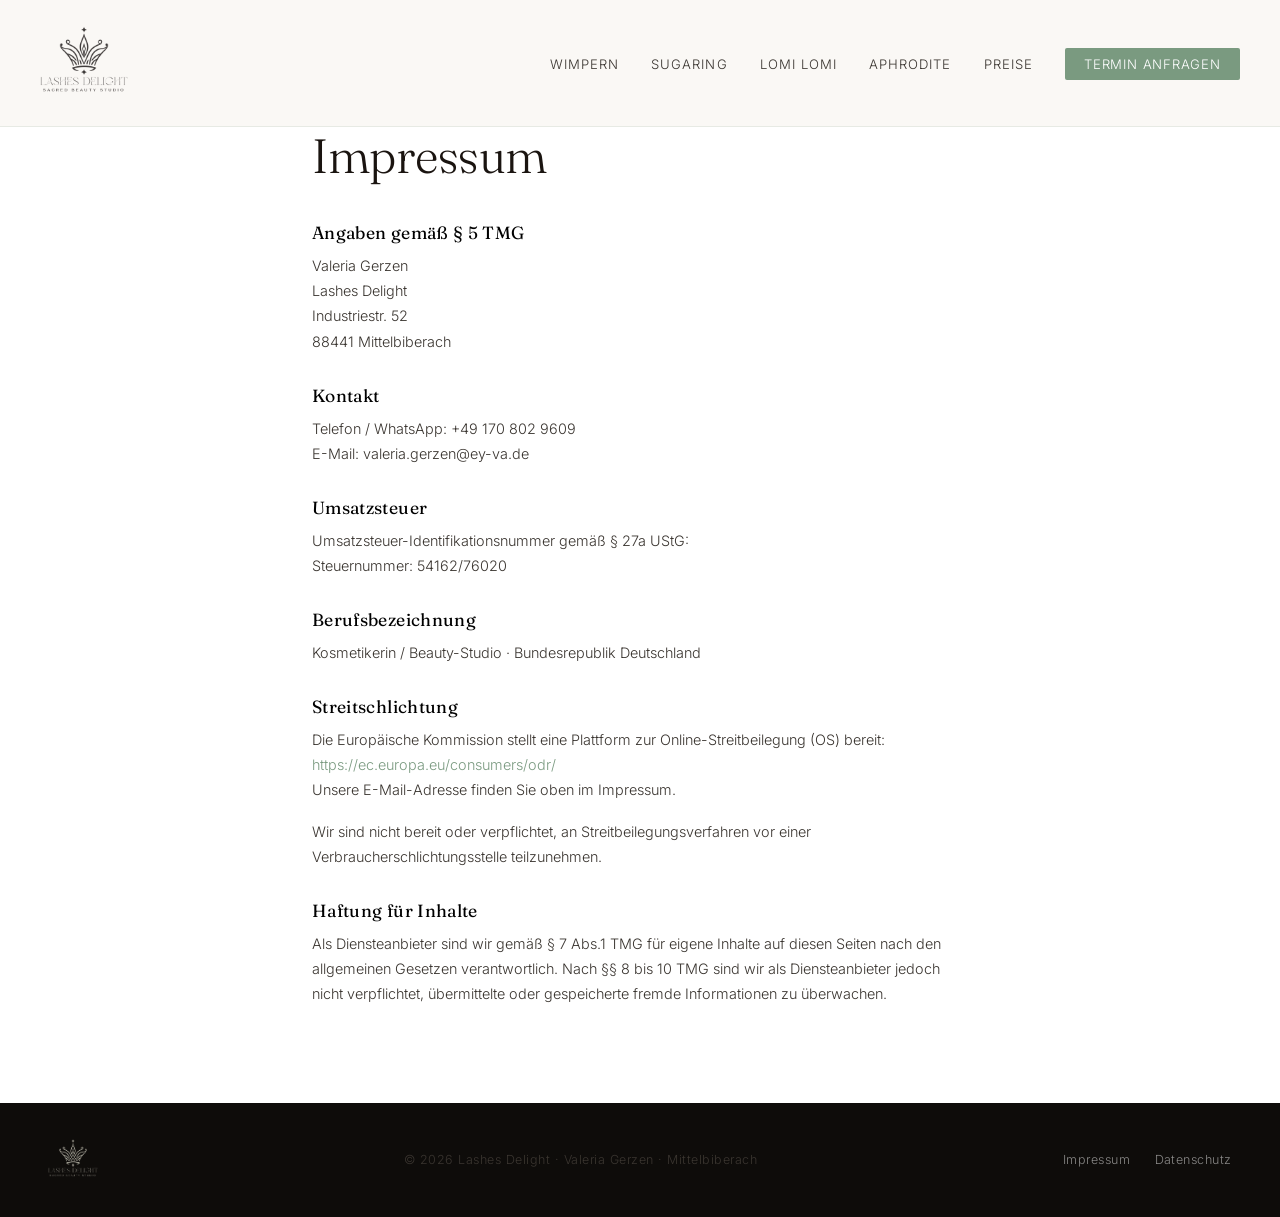
<file: impressum.html>
<!DOCTYPE html>
<html lang="de">
<head>
  <meta charset="UTF-8" />
  <meta name="viewport" content="width=device-width, initial-scale=1.0" />
  <title>Impressum · Lashes Delight</title>
  <link rel="canonical" href="https://www.lashes-delight.de/impressum.html" />
  <link href="https://fonts.googleapis.com/css2?family=Fraunces:ital,opsz,wght@0,9..144,300;0,9..144,400;0,9..144,500;1,9..144,300&family=Inter:wght@300;400;500&display=swap" rel="stylesheet" />
  <link rel="stylesheet" href="styles.css" />
</head>
<body>

<nav class="site-nav">
  <a href="index.html" class="logo"><img src="images/logo-transparent.png" alt="Lashes Delight" class="nav-logo"></a>
  <ul class="nav-links">
    <li><a href="wimpern.html">Wimpern</a></li>
    <li><a href="sugaring.html">Sugaring</a></li>
    <li><a href="lomi-lomi.html">Lomi Lomi</a></li>
    <li><a href="aphrodite.html">Aphrodite</a></li>
    <li><a href="preise.html">Preise</a></li>
    <li><a href="index.html#kontakt" class="nav-cta">Termin anfragen</a></li>
  </ul>
  <button class="nav-toggle" aria-label="Menü öffnen">☰</button>
</nav>

<div class="legal-page">
  <div class="container">
    <h1>Impressum</h1>

    <h2>Angaben gemäß § 5 TMG</h2>
    <p>
      Valeria Gerzen<br>
      Lashes Delight<br>
      Industriestr. 52<br>
      88441 Mittelbiberach
    </p>

    <h2>Kontakt</h2>
    <p>
      Telefon / WhatsApp: +49 170 802 9609<br>
      E-Mail: valeria.gerzen@ey-va.de
    </p>

    <h2>Umsatzsteuer</h2>
    <p>
      Umsatzsteuer-Identifikationsnummer gemäß § 27a UStG:<br>
      Steuernummer: 54162/76020
    </p>

    <h2>Berufsbezeichnung</h2>
    <p>Kosmetikerin / Beauty-Studio · Bundesrepublik Deutschland</p>

    <h2>Streitschlichtung</h2>
    <p>
      Die Europäische Kommission stellt eine Plattform zur Online-Streitbeilegung (OS) bereit:
      <a href="https://ec.europa.eu/consumers/odr/" target="_blank" rel="noopener">https://ec.europa.eu/consumers/odr/</a><br>
      Unsere E-Mail-Adresse finden Sie oben im Impressum.
    </p>
    <p>
      Wir sind nicht bereit oder verpflichtet, an Streitbeilegungsverfahren vor einer
      Verbraucherschlichtungsstelle teilzunehmen.
    </p>

    <h2>Haftung für Inhalte</h2>
    <p>
      Als Diensteanbieter sind wir gemäß § 7 Abs.1 TMG für eigene Inhalte auf diesen Seiten
      nach den allgemeinen Gesetzen verantwortlich. Nach §§ 8 bis 10 TMG sind wir als
      Diensteanbieter jedoch nicht verpflichtet, übermittelte oder gespeicherte fremde
      Informationen zu überwachen.
    </p>
  </div>
</div>

<footer class="site-footer">
  <img src="images/logo-transparent.png" alt="Lashes Delight" class="footer-logo">
  <p>© 2026 Lashes Delight · Valeria Gerzen · Mittelbiberach</p>
  <nav class="footer-nav">
    <a href="impressum.html">Impressum</a>
    <a href="datenschutz.html">Datenschutz</a>
  </nav>
</footer>

<script>
  document.querySelector(".nav-toggle").addEventListener("click",function(){
    document.querySelector(".nav-links").classList.toggle("open");
    this.textContent=document.querySelector(".nav-links").classList.contains("open")?"✕":"☰";
  });
</script>
</body>
</html>
</file>
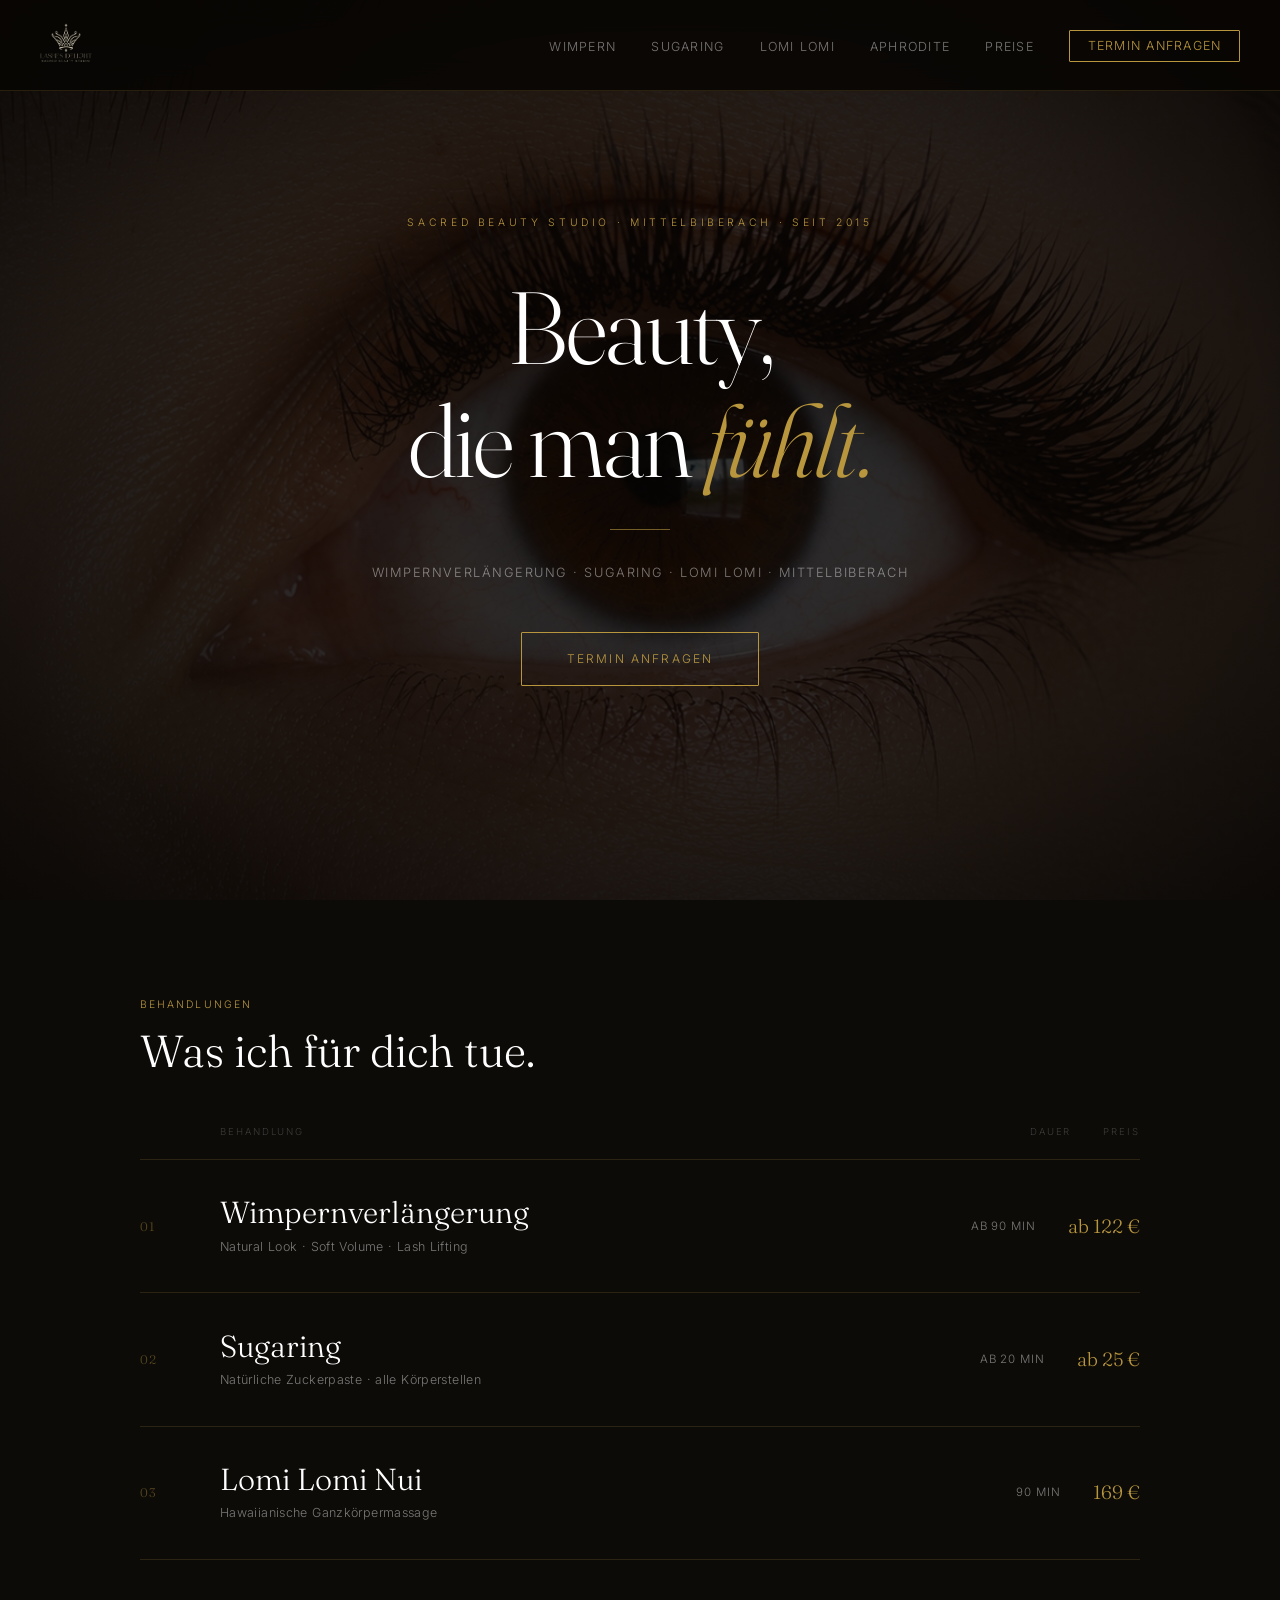
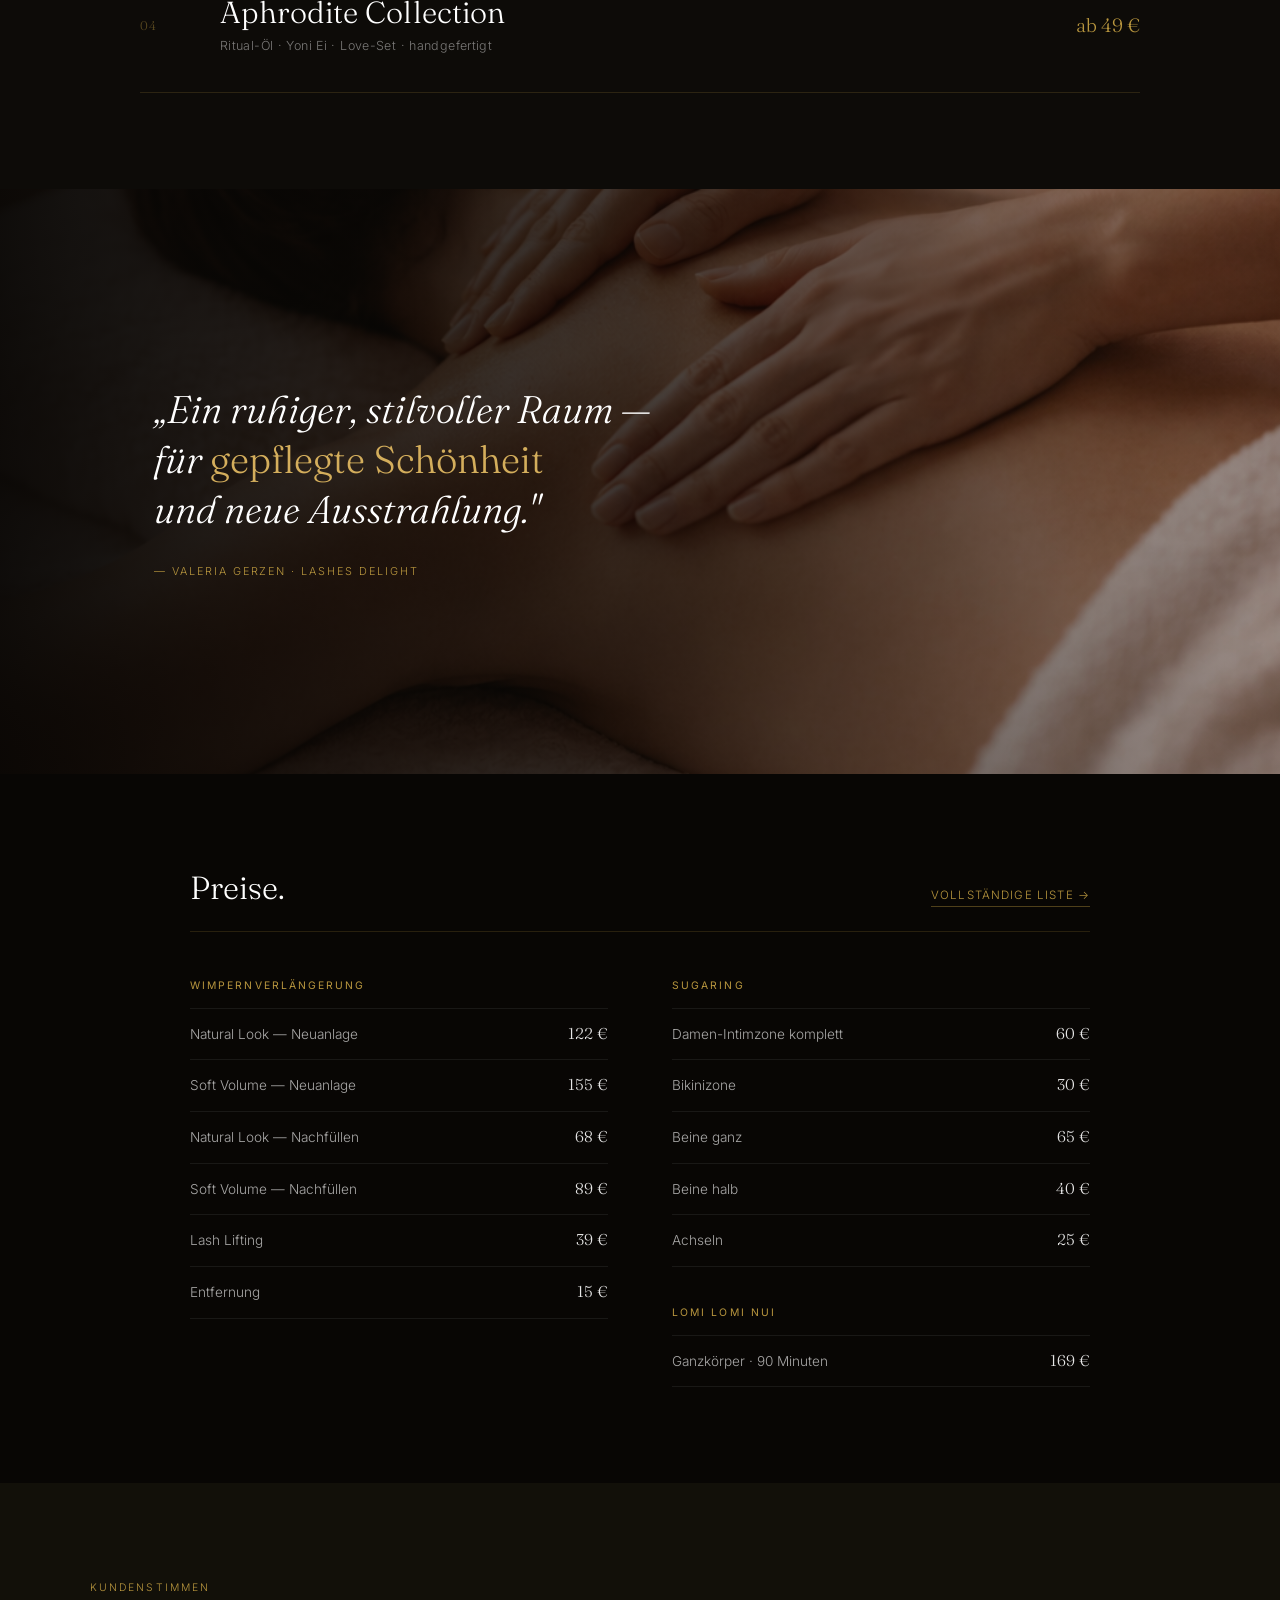
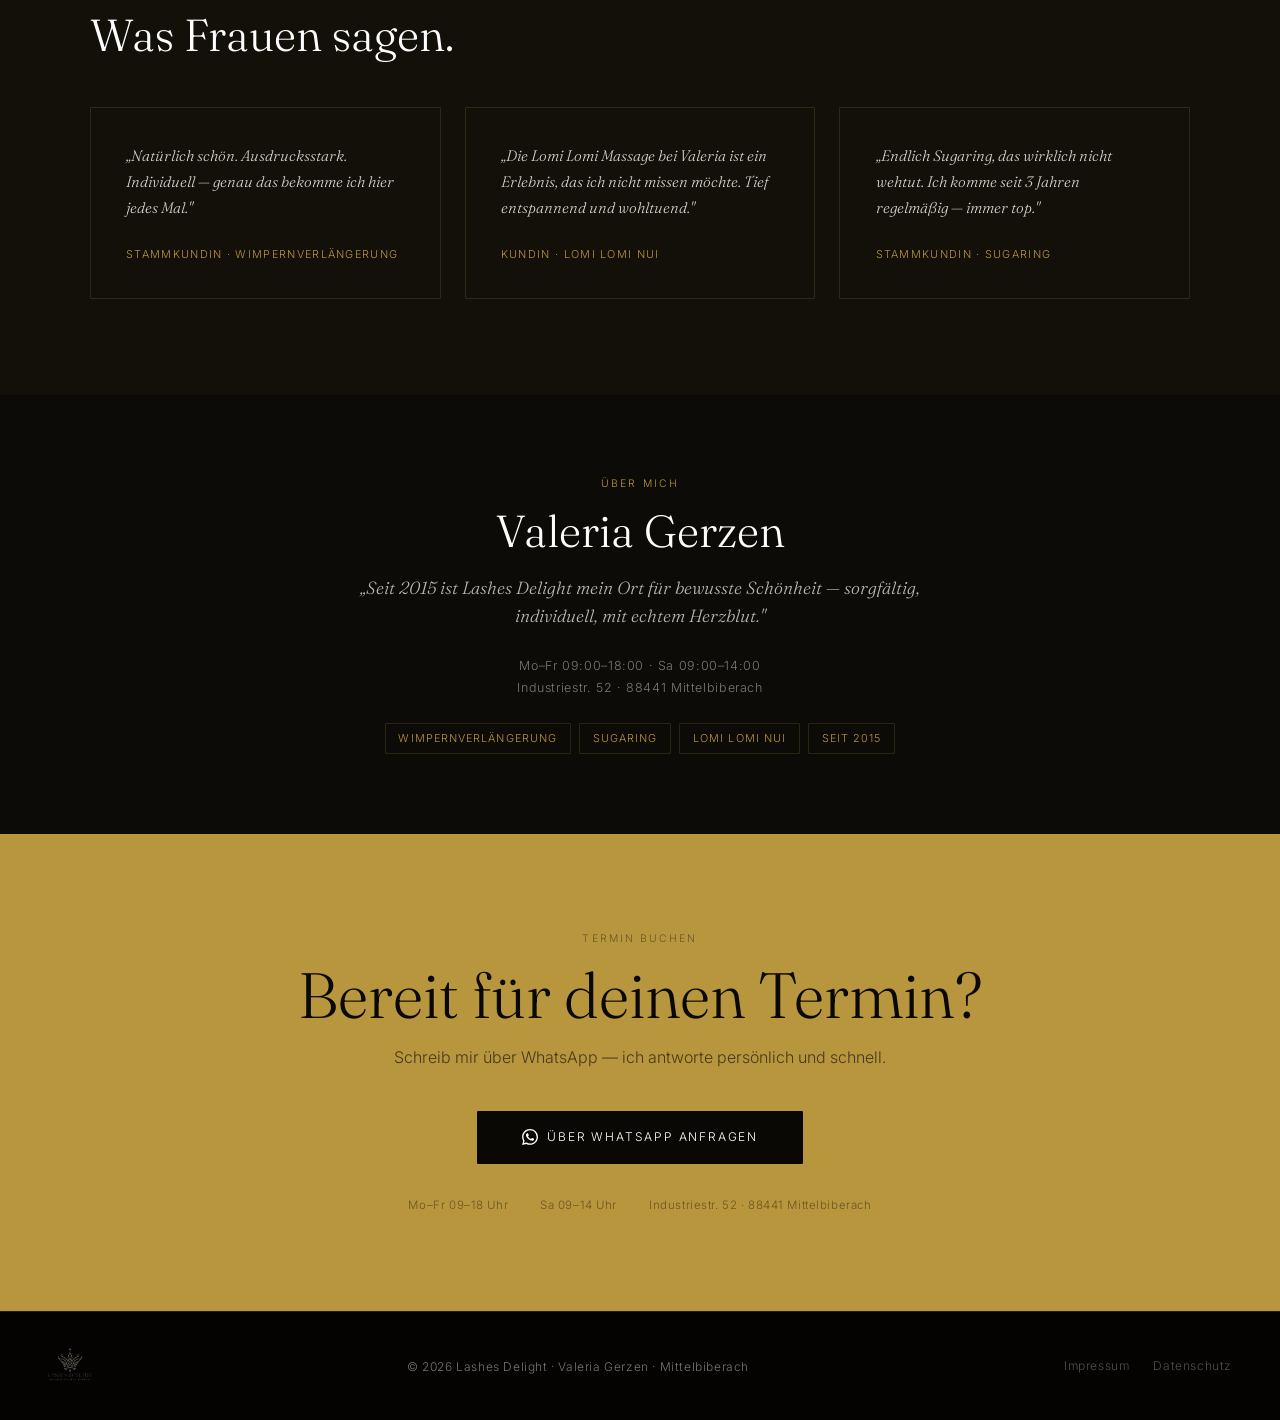
<file: index-dark.html>
<!DOCTYPE html>
<html lang="de">
<head>
  <meta charset="UTF-8" />
  <meta name="viewport" content="width=device-width, initial-scale=1.0" />
  <title>Lashes Delight · Sacred Beauty Studio · Mittelbiberach</title>
  <meta name="description" content="Lashes Delight von Valeria Gerzen — Wimpernverlängerung, Sugaring und Lomi Lomi Massage in Mittelbiberach. Seit 2015. Termin über WhatsApp." />
  <meta name="robots" content="noindex, nofollow" />
  <link rel="canonical" href="https://www.lashes-delight.de/" />
  <link href="https://fonts.googleapis.com/css2?family=Fraunces:ital,opsz,wght@0,9..144,300;0,9..144,400;0,9..144,500;1,9..144,300&family=Inter:wght@300;400;500&display=swap" rel="stylesheet" />
  <style>

    *,*::before,*::after { box-sizing: border-box; margin: 0; padding: 0; }

    :root {
      --bg:       #080604;
      --bg-2:     #0d0b08;
      --bg-3:     #121009;
      --ink:      #ffffff;
      --muted:    rgba(255,255,255,0.45);
      --gold:     #b8963e;
      --gold-lt:  #d4ae5c;
      --line:     rgba(184,150,62,0.18);
    }

    html { scroll-behavior: smooth; }
    body {
      font-family: 'Inter', sans-serif;
      font-weight: 300;
      background: var(--bg);
      color: var(--ink);
      line-height: 1.7;
      -webkit-font-smoothing: antialiased;
    }

    h1,h2,h3 { font-family: 'Fraunces', serif; font-weight: 300; line-height: 1.1; }
    h1 { font-size: clamp(3.5rem, 8vw, 7.5rem); letter-spacing: -0.02em; }
    h2 { font-size: clamp(1.8rem, 3.5vw, 3rem); }
    h3 { font-size: 1.2rem; font-weight: 400; }
    em { font-style: italic; color: var(--gold); }
    p { color: var(--muted); line-height: 1.75; }

    /* ── NAV ── */
    nav.dl-nav {
      position: fixed; top: 0; left: 0; right: 0; z-index: 100;
      display: flex; align-items: center; justify-content: space-between;
      padding: 1.2rem 2.5rem;
      background: rgba(8,6,4,0.9);
      backdrop-filter: blur(16px);
      border-bottom: 1px solid var(--line);
    }
    .dl-nav-logo {
      height: 52px; width: auto; display: block;
      filter: invert(1) sepia(0.3) saturate(1.5) hue-rotate(5deg);
      opacity: 0.88;
      transition: opacity .2s;
    }
    .dl-nav-logo:hover { opacity: 1; }
    .dl-nav-links {
      list-style: none;
      display: flex; align-items: center; gap: 2.2rem;
    }
    .dl-nav-links a {
      font-size: 0.78rem; letter-spacing: 0.1em; text-transform: uppercase;
      text-decoration: none; color: var(--muted); transition: color .2s;
    }
    .dl-nav-links a:hover { color: var(--gold); }
    .dl-nav-cta {
      border: 1px solid var(--gold) !important;
      color: var(--gold) !important;
      padding: 0.45rem 1.1rem;
      border-radius: 1px;
      transition: background .2s, color .2s !important;
    }
    .dl-nav-cta:hover { background: var(--gold) !important; color: #000 !important; }

    /* ── HERO ── */
    .dl-hero {
      position: relative;
      height: 100vh; min-height: 600px;
      display: flex; align-items: center; justify-content: center;
      text-align: center; overflow: hidden;
    }
    .dl-hero-bg {
      position: absolute; inset: 0;
      background: url('images/hero-new.png') center/cover no-repeat;
      opacity: 0.18;
    }
    .dl-hero-vignette {
      position: absolute; inset: 0;
      background: radial-gradient(ellipse at center, transparent 30%, rgba(8,6,4,0.9) 100%);
    }
    .dl-hero-content {
      position: relative; z-index: 2;
      max-width: 900px; padding: 2rem;
    }
    .dl-eyebrow {
      display: block;
      font-size: 0.65rem; letter-spacing: 0.35em; text-transform: uppercase;
      color: var(--gold); margin-bottom: 2.5rem;
    }
    .dl-hero-content h1 { color: #fff; margin-bottom: 2rem; }
    .dl-hero-divider {
      width: 60px; height: 1px;
      background: var(--gold);
      margin: 0 auto 2rem;
      opacity: 0.6;
    }
    .dl-hero-sub {
      font-size: 0.8rem; letter-spacing: 0.12em; text-transform: uppercase;
      color: var(--muted); margin-bottom: 3rem;
    }
    .dl-btn-outline {
      display: inline-block;
      font-size: 0.75rem; letter-spacing: 0.18em; text-transform: uppercase;
      text-decoration: none;
      border: 1px solid var(--gold); color: var(--gold);
      padding: 1rem 2.8rem; border-radius: 1px;
      transition: background .25s, color .25s;
    }
    .dl-btn-outline:hover { background: var(--gold); color: #000; }

    /* ── LABEL ── */
    .dl-label {
      display: block;
      font-size: 0.65rem; letter-spacing: 0.2em; text-transform: uppercase;
      color: var(--gold); margin-bottom: 0.8rem;
    }

    /* ── MENU SECTION ── */
    .dl-menu {
      padding: 6rem 2rem;
      background: var(--bg-2);
    }
    .dl-menu-inner {
      max-width: 1000px; margin: 0 auto;
    }
    .dl-menu-head {
      display: grid;
      grid-template-columns: 3rem 1fr auto auto;
      gap: 2rem;
      align-items: center;
      padding-bottom: 1.2rem;
      margin-bottom: 0;
    }
    .dl-menu-head span {
      font-size: 0.6rem; letter-spacing: 0.2em; text-transform: uppercase;
      color: rgba(255,255,255,0.2);
    }
    .dl-menu-head span:first-child { color: transparent; }
    .dl-item {
      display: grid;
      grid-template-columns: 3rem 1fr auto auto;
      gap: 2rem;
      align-items: center;
      padding: 2.2rem 0;
      border-top: 1px solid var(--line);
      text-decoration: none; color: inherit;
      transition: all .2s;
      cursor: pointer;
    }
    .dl-item:last-child { border-bottom: 1px solid var(--line); }
    .dl-item:hover .dl-item-name { color: var(--gold); }
    .dl-item:hover .dl-item-arrow { opacity: 1; transform: translateX(4px); }
    .dl-item-num {
      font-family: 'Fraunces', serif;
      font-size: 0.78rem;
      color: rgba(184,150,62,0.45);
      letter-spacing: 0.05em;
    }
    .dl-item-body { display: flex; flex-direction: column; gap: 0.35rem; }
    .dl-item-name {
      font-family: 'Fraunces', serif;
      font-size: clamp(1.3rem, 2.5vw, 1.9rem);
      color: #fff;
      transition: color .2s;
      line-height: 1.15;
    }
    .dl-item-desc {
      font-size: 0.78rem;
      color: var(--muted);
      letter-spacing: 0.03em;
    }
    .dl-item-dur {
      font-size: 0.72rem;
      letter-spacing: 0.08em;
      text-transform: uppercase;
      color: var(--muted);
      white-space: nowrap;
      text-align: right;
    }
    .dl-item-price {
      font-family: 'Fraunces', serif;
      font-size: 1.2rem;
      color: var(--gold);
      white-space: nowrap;
      text-align: right;
    }
    .dl-item-arrow {
      display: inline-block;
      opacity: 0;
      color: var(--gold);
      font-size: 0.9rem;
      transition: opacity .2s, transform .2s;
      margin-left: 0.5rem;
    }

    /* ── FEATURE IMAGE + QUOTE ── */
    .dl-feature {
      position: relative;
      height: 65vh; min-height: 420px;
      overflow: hidden;
    }
    .dl-feature-bg {
      position: absolute; inset: 0;
      background-size: cover; background-position: center;
    }
    .dl-feature-overlay {
      position: absolute; inset: 0;
      background: linear-gradient(
        to right,
        rgba(8,6,4,0.97) 0%,
        rgba(8,6,4,0.75) 50%,
        rgba(8,6,4,0.3) 100%
      );
    }
    .dl-feature-content {
      position: relative; z-index: 2;
      height: 100%;
      display: flex; align-items: center;
      padding: 3rem 4rem;
      max-width: 1100px;
      margin: 0 auto;
    }
    .dl-feature-content blockquote {
      font-family: 'Fraunces', serif;
      font-style: italic;
      font-size: clamp(1.5rem, 3vw, 2.6rem);
      color: #fff;
      line-height: 1.3;
      max-width: 580px;
    }
    .dl-feature-content blockquote em { color: var(--gold-lt); font-style: normal; }
    .dl-feature-content cite {
      display: block;
      margin-top: 1.8rem;
      font-size: 0.68rem;
      letter-spacing: 0.18em;
      text-transform: uppercase;
      color: var(--gold);
      font-style: normal;
      font-family: 'Inter', sans-serif;
    }

    /* ── PREISE ── */
    .dl-preise {
      padding: 6rem 2rem;
      background: var(--bg);
    }
    .dl-preise-inner {
      max-width: 900px; margin: 0 auto;
    }
    .dl-preise-head {
      display: flex; align-items: baseline; justify-content: space-between;
      border-bottom: 1px solid var(--line);
      padding-bottom: 1.5rem; margin-bottom: 3rem;
    }
    .dl-preise-head h2 { font-size: clamp(1.4rem, 2.5vw, 2rem); }
    .dl-preise-head a {
      font-size: 0.72rem; letter-spacing: 0.1em; text-transform: uppercase;
      color: var(--gold); text-decoration: none;
      border-bottom: 1px solid rgba(184,150,62,0.4);
      padding-bottom: 1px; transition: opacity .2s;
    }
    .dl-preise-head a:hover { opacity: 0.7; }
    .dl-preise-cols {
      display: grid; grid-template-columns: 1fr 1fr; gap: 3rem 4rem;
    }
    .dl-preise-block h3 {
      font-family: 'Inter', sans-serif;
      font-size: 0.65rem; letter-spacing: 0.2em; text-transform: uppercase;
      color: var(--gold); font-weight: 400;
      margin-bottom: 1rem;
    }
    .dl-pr {
      display: flex; justify-content: space-between; align-items: baseline;
      gap: 1rem;
      padding: 0.75rem 0;
      border-bottom: 1px solid rgba(255,255,255,0.07);
      font-size: 0.85rem; color: rgba(255,255,255,0.65);
    }
    .dl-pr:first-of-type { border-top: 1px solid rgba(255,255,255,0.07); }
    .dl-pr-price {
      font-family: 'Fraunces', serif;
      font-size: 0.98rem; color: rgba(255,255,255,0.9);
      white-space: nowrap;
    }

    /* ── TESTIMONIALS ── */
    .dl-testi {
      padding: 6rem 2rem;
      background: var(--bg-3);
    }
    .dl-testi-inner { max-width: 1100px; margin: 0 auto; }
    .dl-testi-inner h2 { margin-top: 0.5rem; margin-bottom: 3rem; }
    .dl-testi-grid {
      display: grid; grid-template-columns: repeat(3,1fr);
      gap: 1.5rem;
    }
    .dl-testi-card {
      border: 1px solid var(--line);
      padding: 2.2rem;
      border-radius: 1px;
      display: flex; flex-direction: column; gap: 1.5rem;
      transition: border-color .2s;
    }
    .dl-testi-card:hover { border-color: rgba(184,150,62,0.45); }
    .dl-testi-card blockquote {
      font-family: 'Fraunces', serif;
      font-style: italic;
      font-size: 0.95rem;
      color: rgba(255,255,255,0.8);
      line-height: 1.7; flex: 1;
    }
    .dl-testi-card cite {
      font-size: 0.68rem; letter-spacing: 0.12em; text-transform: uppercase;
      color: var(--gold); font-style: normal;
    }

    /* ── ÜBER MICH ── */
    .dl-about {
      padding: 5rem 2rem;
      background: var(--bg-2);
      display: flex; align-items: center; justify-content: center;
      text-align: center;
    }
    .dl-about-inner { max-width: 600px; }
    .dl-about-inner h2 { margin: 0.5rem 0 1.2rem; }
    .dl-about-quote {
      font-family: 'Fraunces', serif;
      font-style: italic;
      font-size: 1.1rem;
      color: rgba(255,255,255,0.7);
      line-height: 1.6;
      margin-bottom: 1.5rem;
    }
    .dl-about-meta {
      font-size: 0.78rem; color: var(--muted);
      letter-spacing: 0.05em;
      line-height: 1.8;
    }
    .dl-creds {
      display: flex; flex-wrap: wrap; gap: 0.5rem;
      justify-content: center; margin-top: 1.5rem;
    }
    .dl-cred {
      font-size: 0.68rem; letter-spacing: 0.1em; text-transform: uppercase;
      border: 1px solid var(--line); color: var(--gold);
      padding: 0.3rem 0.8rem; border-radius: 1px;
    }

    /* ── KONTAKT ── */
    .dl-kontakt {
      background: var(--gold);
      text-align: center;
      padding: 6rem 2rem;
    }
    .dl-kontakt .dl-label { color: rgba(10,8,4,0.45); }
    .dl-kontakt h2 {
      color: #0a0804;
      font-size: clamp(2rem, 5vw, 4rem);
      margin-bottom: 0.8rem;
    }
    .dl-kontakt p { color: rgba(10,8,4,0.65); margin-bottom: 2.5rem; font-size: 1rem; }
    .dl-btn-dark {
      display: inline-flex; align-items: center; gap: 0.6rem;
      font-size: 0.75rem; letter-spacing: 0.15em; text-transform: uppercase;
      text-decoration: none;
      background: #0a0804; color: #fff;
      padding: 1rem 2.8rem; border-radius: 1px;
      transition: background .2s;
    }
    .dl-btn-dark:hover { background: #000; }
    .dl-kontakt-meta {
      margin-top: 2rem;
      display: flex; justify-content: center; gap: 2rem; flex-wrap: wrap;
      font-size: 0.72rem; color: rgba(10,8,4,0.45); letter-spacing: 0.05em;
    }
    .whatsapp-icon {
      display: inline-block; width: 16px; height: 16px;
      background: url("data:image/svg+xml,%3Csvg xmlns='http://www.w3.org/2000/svg' viewBox='0 0 24 24' fill='white'%3E%3Cpath d='M17.472 14.382c-.297-.149-1.758-.867-2.03-.967-.273-.099-.471-.148-.67.15-.197.297-.767.966-.94 1.164-.173.199-.347.223-.644.075-.297-.15-1.255-.463-2.39-1.475-.883-.788-1.48-1.761-1.653-2.059-.173-.297-.018-.458.13-.606.134-.133.298-.347.446-.52.149-.174.198-.298.298-.497.099-.198.05-.371-.025-.52-.075-.149-.669-1.612-.916-2.207-.242-.579-.487-.5-.669-.51-.173-.008-.371-.01-.57-.01-.198 0-.52.074-.792.372-.272.297-1.04 1.016-1.04 2.479 0 1.462 1.065 2.875 1.213 3.074.149.198 2.096 3.2 5.077 4.487.709.306 1.262.489 1.694.625.712.227 1.36.195 1.871.118.571-.085 1.758-.719 2.006-1.413.248-.694.248-1.289.173-1.413-.074-.124-.272-.198-.57-.347m-5.421 7.403h-.004a9.87 9.87 0 01-5.031-1.378l-.361-.214-3.741.982.998-3.648-.235-.374a9.86 9.86 0 01-1.51-5.26c.001-5.45 4.436-9.884 9.888-9.884 2.64 0 5.122 1.03 6.988 2.898a9.825 9.825 0 012.893 6.994c-.003 5.45-4.437 9.884-9.885 9.884m8.413-18.297A11.815 11.815 0 0012.05 0C5.495 0 .16 5.335.157 11.892c0 2.096.547 4.142 1.588 5.945L.057 24l6.305-1.654a11.882 11.882 0 005.683 1.448h.005c6.554 0 11.89-5.335 11.893-11.893a11.821 11.821 0 00-3.48-8.413z'/%3E%3C/svg%3E") no-repeat center/contain;
    }

    /* ── FOOTER ── */
    footer.dl-footer {
      background: #040302;
      color: rgba(255,255,255,0.3);
      display: flex; align-items: center; justify-content: space-between;
      padding: 2rem 3rem; gap: 2rem; flex-wrap: wrap;
      font-size: 0.75rem; letter-spacing: 0.05em;
      border-top: 1px solid var(--line);
    }
    .dl-footer-logo {
      height: 44px; width: auto;
      filter: invert(1) sepia(0.3) saturate(1.5) hue-rotate(5deg);
      opacity: 0.5;
    }
    .dl-footer-nav { display: flex; gap: 1.5rem; }
    .dl-footer-nav a {
      color: rgba(255,255,255,0.3); text-decoration: none;
      transition: color .2s;
    }
    .dl-footer-nav a:hover { color: var(--gold); }

    /* ── RESPONSIVE ── */
    @media (max-width: 860px) {
      nav.dl-nav { padding: 1rem 1.5rem; }
      .dl-nav-links li:not(:last-child) { display: none; }
      .dl-item { grid-template-columns: 2.5rem 1fr auto; gap: 1rem; }
      .dl-item-dur { display: none; }
      .dl-preise-cols { grid-template-columns: 1fr; gap: 2rem; }
      .dl-testi-grid { grid-template-columns: 1fr; }
      .dl-feature-content { padding: 2rem 1.5rem; }
      .dl-feature-overlay {
        background: rgba(8,6,4,0.85);
      }
      footer.dl-footer { flex-direction: column; text-align: center; }
      .dl-kontakt-meta { flex-direction: column; gap: 0.4rem; }
      .dl-menu-head { display: none; }
    }
    @media (max-width: 480px) {
      .dl-item { grid-template-columns: 2rem 1fr auto; }
    }

  </style>
</head>
<body>

<!-- NAV -->
<nav class="dl-nav">
  <a href="index.html"><img src="images/logo-transparent.png" alt="Lashes Delight" class="dl-nav-logo"></a>
  <ul class="dl-nav-links">
    <li><a href="wimpern.html">Wimpern</a></li>
    <li><a href="sugaring.html">Sugaring</a></li>
    <li><a href="lomi-lomi.html">Lomi Lomi</a></li>
    <li><a href="aphrodite.html">Aphrodite</a></li>
    <li><a href="preise.html">Preise</a></li>
    <li><a href="#kontakt" class="dl-nav-cta">Termin anfragen</a></li>
  </ul>
</nav>

<!-- HERO -->
<section class="dl-hero">
  <div class="dl-hero-bg"></div>
  <div class="dl-hero-vignette"></div>
  <div class="dl-hero-content">
    <span class="dl-eyebrow">Sacred Beauty Studio · Mittelbiberach · seit 2015</span>
    <h1>Beauty,<br>die man <em>fühlt.</em></h1>
    <div class="dl-hero-divider"></div>
    <p class="dl-hero-sub">Wimpernverlängerung · Sugaring · Lomi Lomi · Mittelbiberach</p>
    <a href="#kontakt" class="dl-btn-outline">Termin anfragen</a>
  </div>
</section>

<!-- BEHANDLUNGEN ALS MENÜ -->
<section class="dl-menu" id="angebote">
  <div class="dl-menu-inner">
    <span class="dl-label">Behandlungen</span>
    <h2 style="margin-bottom:3rem">Was ich für dich tue.</h2>

    <div class="dl-menu-head">
      <span>&nbsp;</span>
      <span>Behandlung</span>
      <span>Dauer</span>
      <span>Preis</span>
    </div>

    <a href="wimpern.html" class="dl-item">
      <span class="dl-item-num">01</span>
      <div class="dl-item-body">
        <span class="dl-item-name">Wimpernverlängerung<span class="dl-item-arrow">→</span></span>
        <span class="dl-item-desc">Natural Look · Soft Volume · Lash Lifting</span>
      </div>
      <span class="dl-item-dur">ab 90 min</span>
      <span class="dl-item-price">ab 122 €</span>
    </a>

    <a href="sugaring.html" class="dl-item">
      <span class="dl-item-num">02</span>
      <div class="dl-item-body">
        <span class="dl-item-name">Sugaring<span class="dl-item-arrow">→</span></span>
        <span class="dl-item-desc">Natürliche Zuckerpaste · alle Körperstellen</span>
      </div>
      <span class="dl-item-dur">ab 20 min</span>
      <span class="dl-item-price">ab 25 €</span>
    </a>

    <a href="lomi-lomi.html" class="dl-item">
      <span class="dl-item-num">03</span>
      <div class="dl-item-body">
        <span class="dl-item-name">Lomi Lomi Nui<span class="dl-item-arrow">→</span></span>
        <span class="dl-item-desc">Hawaiianische Ganzkörpermassage</span>
      </div>
      <span class="dl-item-dur">90 min</span>
      <span class="dl-item-price">169 €</span>
    </a>

    <a href="aphrodite.html" class="dl-item">
      <span class="dl-item-num">04</span>
      <div class="dl-item-body">
        <span class="dl-item-name">Aphrodite Collection<span class="dl-item-arrow">→</span></span>
        <span class="dl-item-desc">Ritual-Öl · Yoni Ei · Love-Set · handgefertigt</span>
      </div>
      <span class="dl-item-dur">&nbsp;</span>
      <span class="dl-item-price">ab 49 €</span>
    </a>

  </div>
</section>

<!-- FEATURE BILD MIT ZITAT -->
<div class="dl-feature">
  <div class="dl-feature-bg" style="background-image:url('images/lomi-nui.png')"></div>
  <div class="dl-feature-overlay"></div>
  <div class="dl-feature-content">
    <blockquote>
      „Ein ruhiger, stilvoller Raum —<br>
      für <em>gepflegte Schönheit</em><br>und neue Ausstrahlung."
      <cite>— Valeria Gerzen · Lashes Delight</cite>
    </blockquote>
  </div>
</div>

<!-- PREISE -->
<section class="dl-preise" id="preise">
  <div class="dl-preise-inner">
    <div class="dl-preise-head">
      <h2>Preise.</h2>
      <a href="preise.html">Vollständige Liste →</a>
    </div>
    <div class="dl-preise-cols">
      <div>
        <div class="dl-preise-block">
          <h3>Wimpernverlängerung</h3>
          <div class="dl-pr"><span>Natural Look — Neuanlage</span><span class="dl-pr-price">122 €</span></div>
          <div class="dl-pr"><span>Soft Volume — Neuanlage</span><span class="dl-pr-price">155 €</span></div>
          <div class="dl-pr"><span>Natural Look — Nachfüllen</span><span class="dl-pr-price">68 €</span></div>
          <div class="dl-pr"><span>Soft Volume — Nachfüllen</span><span class="dl-pr-price">89 €</span></div>
          <div class="dl-pr"><span>Lash Lifting</span><span class="dl-pr-price">39 €</span></div>
          <div class="dl-pr"><span>Entfernung</span><span class="dl-pr-price">15 €</span></div>
        </div>
      </div>
      <div>
        <div class="dl-preise-block">
          <h3>Sugaring</h3>
          <div class="dl-pr"><span>Damen-Intimzone komplett</span><span class="dl-pr-price">60 €</span></div>
          <div class="dl-pr"><span>Bikinizone</span><span class="dl-pr-price">30 €</span></div>
          <div class="dl-pr"><span>Beine ganz</span><span class="dl-pr-price">65 €</span></div>
          <div class="dl-pr"><span>Beine halb</span><span class="dl-pr-price">40 €</span></div>
          <div class="dl-pr"><span>Achseln</span><span class="dl-pr-price">25 €</span></div>
        </div>
        <div class="dl-preise-block" style="margin-top:2.5rem">
          <h3>Lomi Lomi Nui</h3>
          <div class="dl-pr"><span>Ganzkörper · 90 Minuten</span><span class="dl-pr-price">169 €</span></div>
        </div>
      </div>
    </div>
  </div>
</section>

<!-- TESTIMONIALS -->
<section class="dl-testi">
  <div class="dl-testi-inner">
    <span class="dl-label">Kundenstimmen</span>
    <h2>Was Frauen sagen.</h2>
    <div class="dl-testi-grid">
      <div class="dl-testi-card">
        <blockquote>„Natürlich schön. Ausdrucksstark. Individuell — genau das bekomme ich hier jedes Mal."</blockquote>
        <cite>Stammkundin · Wimpernverlängerung</cite>
      </div>
      <div class="dl-testi-card">
        <blockquote>„Die Lomi Lomi Massage bei Valeria ist ein Erlebnis, das ich nicht missen möchte. Tief entspannend und wohltuend."</blockquote>
        <cite>Kundin · Lomi Lomi Nui</cite>
      </div>
      <div class="dl-testi-card">
        <blockquote>„Endlich Sugaring, das wirklich nicht wehtut. Ich komme seit 3 Jahren regelmäßig — immer top."</blockquote>
        <cite>Stammkundin · Sugaring</cite>
      </div>
    </div>
  </div>
</section>

<!-- ÜBER MICH -->
<section class="dl-about">
  <div class="dl-about-inner">
    <span class="dl-label">Über mich</span>
    <h2>Valeria Gerzen</h2>
    <p class="dl-about-quote">„Seit 2015 ist Lashes Delight mein Ort für bewusste Schönheit — sorgfältig, individuell, mit echtem Herzblut."</p>
    <p class="dl-about-meta">
      Mo–Fr 09:00–18:00 · Sa 09:00–14:00<br>
      Industriestr. 52 · 88441 Mittelbiberach
    </p>
    <div class="dl-creds">
      <span class="dl-cred">Wimpernverlängerung</span>
      <span class="dl-cred">Sugaring</span>
      <span class="dl-cred">Lomi Lomi Nui</span>
      <span class="dl-cred">seit 2015</span>
    </div>
  </div>
</section>

<!-- KONTAKT -->
<section class="dl-kontakt" id="kontakt">
  <span class="dl-label">Termin buchen</span>
  <h2>Bereit für deinen Termin?</h2>
  <p>Schreib mir über WhatsApp — ich antworte persönlich und schnell.</p>
  <a href="https://wa.me/491708029609?text=Hallo%20Valeria%2C%20ich%20m%C3%B6chte%20gerne%20einen%20Termin%20bei%20Lashes%20Delight%20vereinbaren." class="dl-btn-dark">
    <span class="whatsapp-icon"></span> Über WhatsApp anfragen
  </a>
  <div class="dl-kontakt-meta">
    <span>Mo–Fr 09–18 Uhr</span>
    <span>Sa 09–14 Uhr</span>
    <span>Industriestr. 52 · 88441 Mittelbiberach</span>
  </div>
</section>

<footer class="dl-footer">
  <img src="images/logo-transparent.png" alt="Lashes Delight" class="dl-footer-logo">
  <p>© 2026 Lashes Delight · Valeria Gerzen · Mittelbiberach</p>
  <nav class="dl-footer-nav">
    <a href="impressum.html">Impressum</a>
    <a href="datenschutz.html">Datenschutz</a>
  </nav>
</footer>

</body>
</html>
</file>
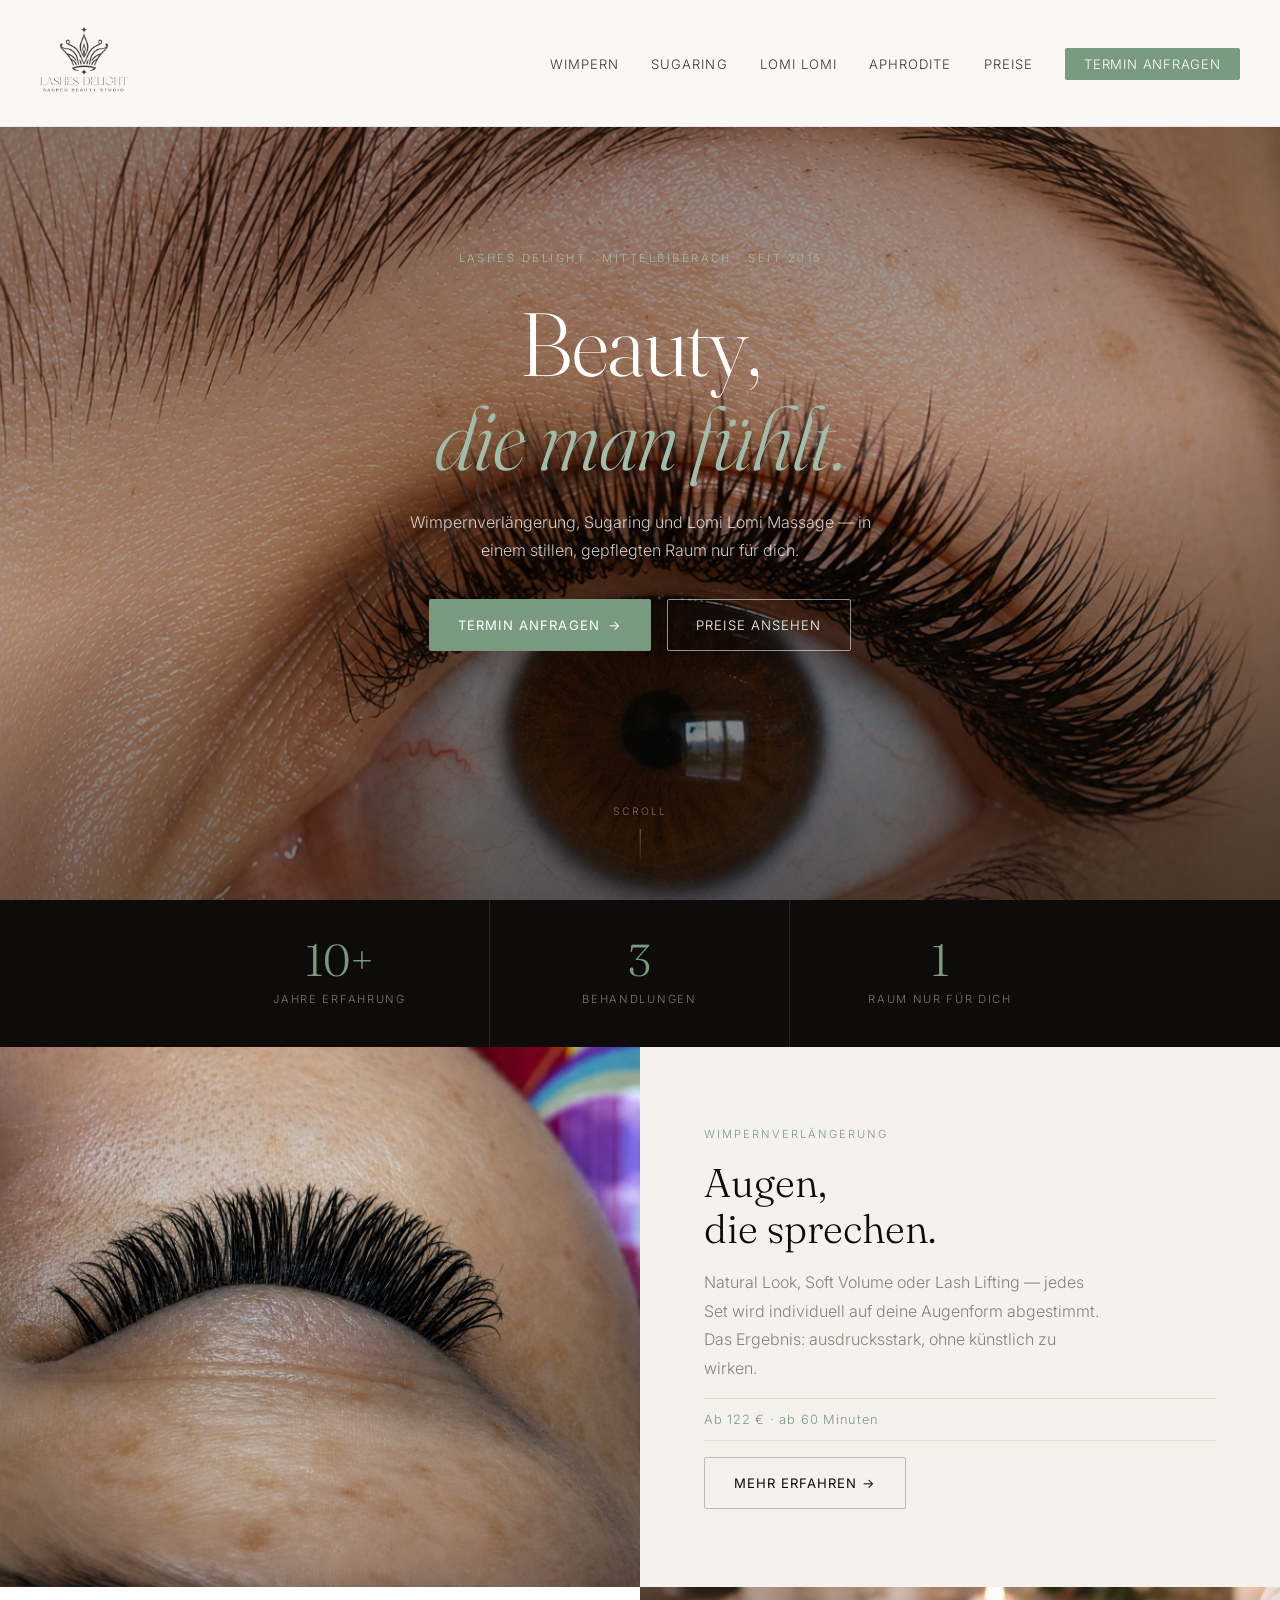
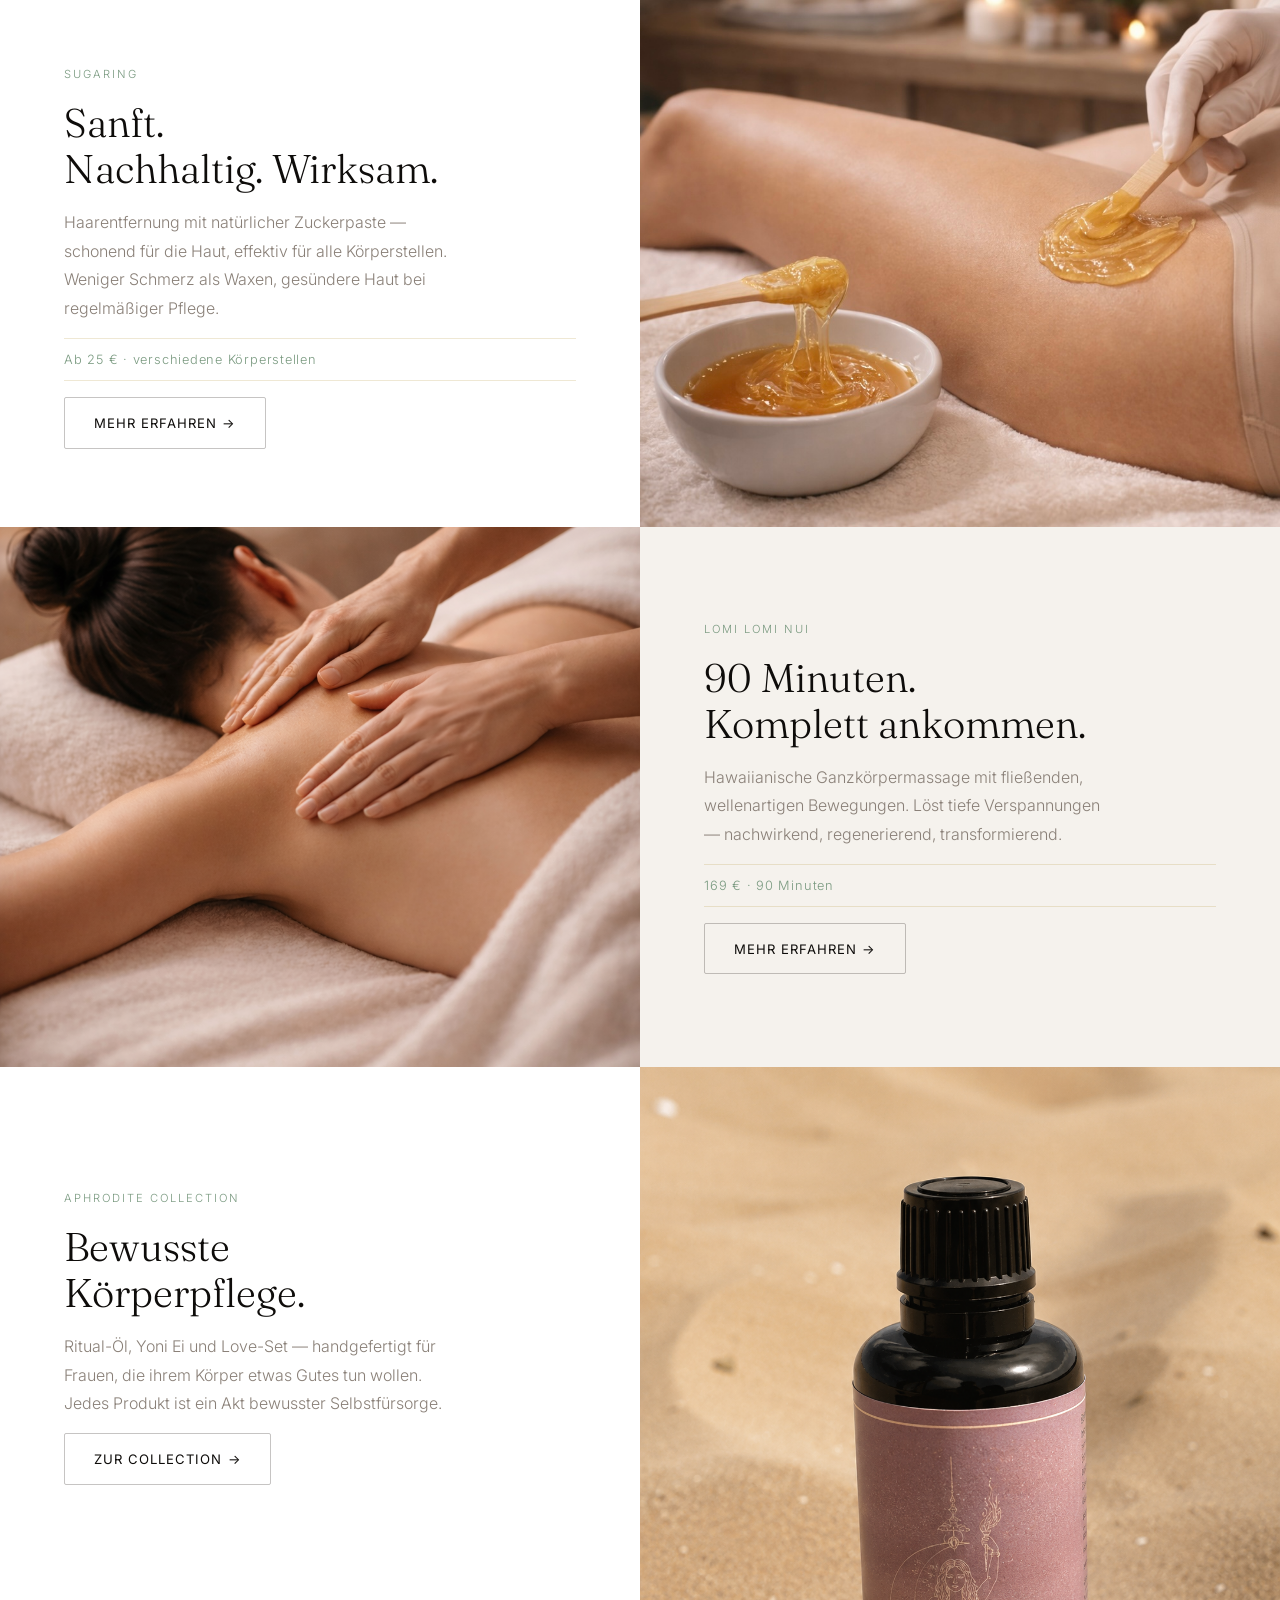
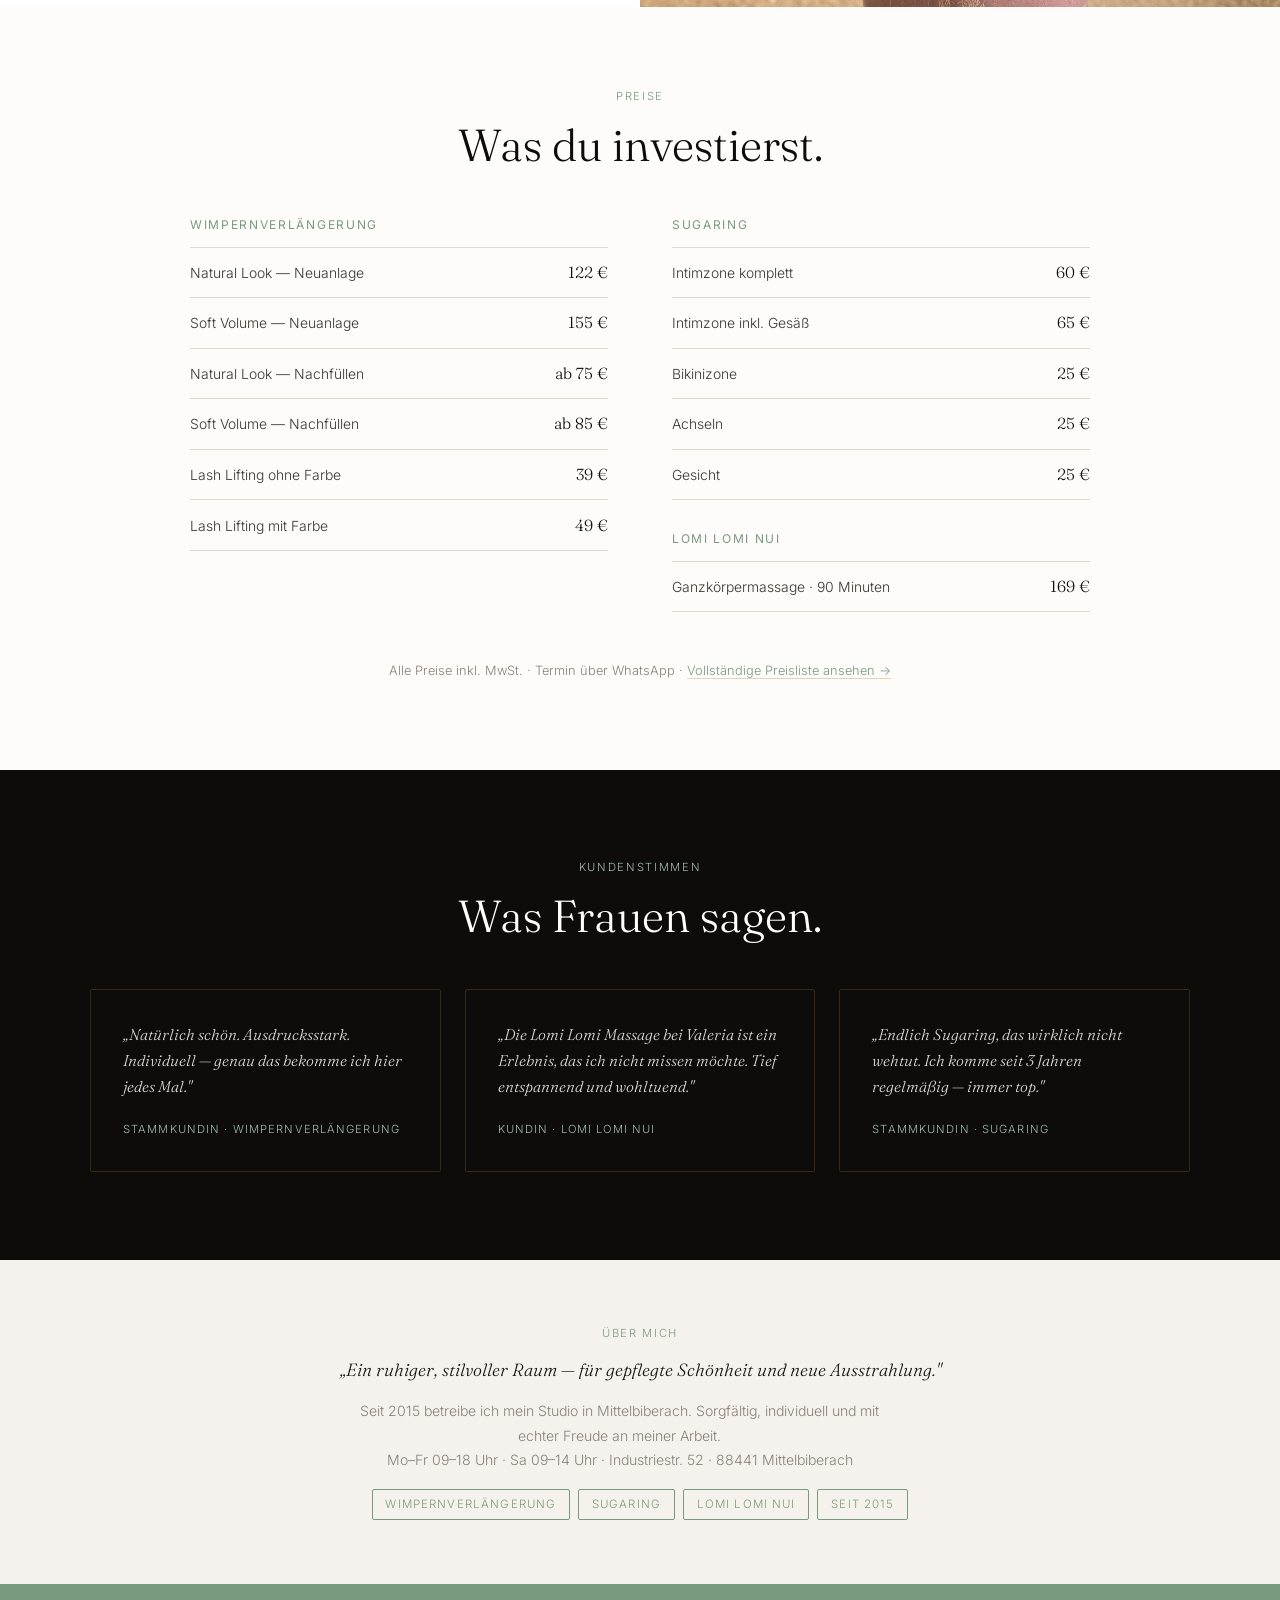
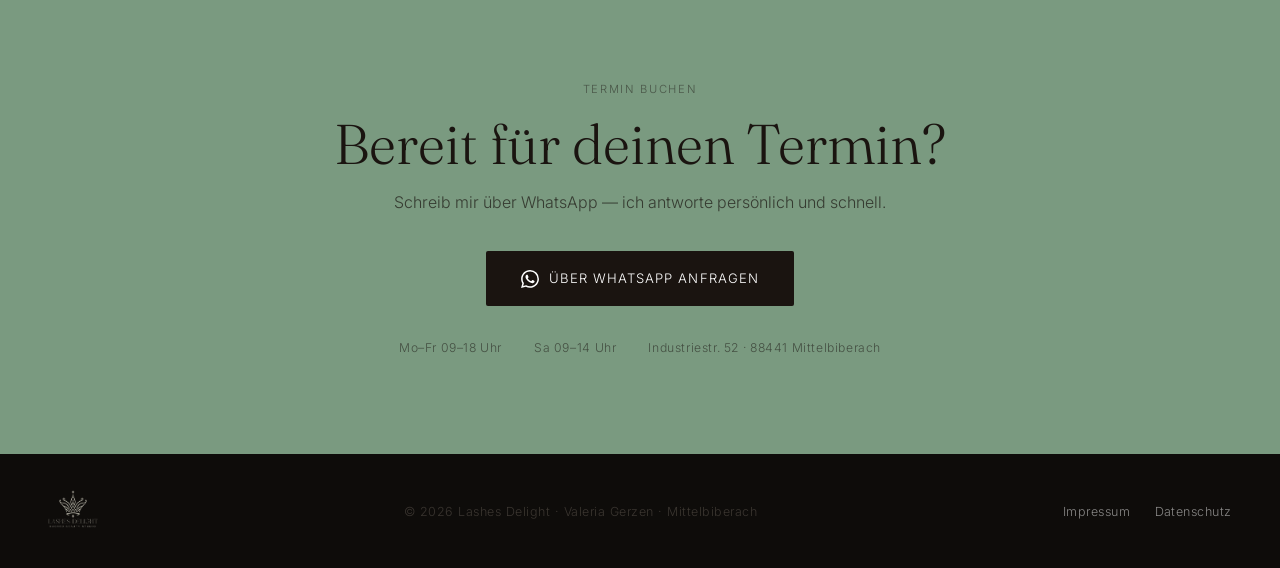
<file: index-entwurf.html>
<!DOCTYPE html>
<html lang="de">
<head>
  <meta charset="UTF-8" />
  <meta name="viewport" content="width=device-width, initial-scale=1.0" />
  <title>Lashes Delight · Wimpern, Sugaring &amp; Massage · Mittelbiberach</title>
  <meta name="description" content="Lashes Delight von Valeria Gerzen — Wimpernverlängerung, Sugaring und Lomi Lomi Massage in Mittelbiberach. Seit 2015. Termin über WhatsApp." />
  <meta name="keywords" content="Wimpernverlängerung Biberach, Sugaring Biberach, Lomi Lomi Biberach, Wimpernstudio Mittelbiberach, Lashes Delight Valeria Gerzen" />
  <meta name="robots" content="noindex, nofollow" />
  <link rel="canonical" href="https://www.lashes-delight.de/" />
  <meta property="og:title" content="Lashes Delight · Wimpern, Sugaring &amp; Massage · Mittelbiberach" />
  <meta property="og:description" content="Professionelle Wimpernverlängerung, Sugaring und Lomi Lomi Massage in Mittelbiberach. Seit 2015." />
  <meta property="og:url" content="https://www.lashes-delight.de/" />
  <meta property="og:type" content="website" />
  <script type="application/ld+json">
  {
    "@context": "https://schema.org",
    "@type": "BeautySalon",
    "name": "Lashes Delight",
    "description": "Professionelle Wimpernverlängerung, Sugaring und Lomi Lomi Massage in Mittelbiberach. Seit 2015.",
    "url": "https://www.lashes-delight.de",
    "telephone": "+491708029609",
    "founder": { "@type": "Person", "name": "Valeria Gerzen" },
    "address": {
      "@type": "PostalAddress",
      "streetAddress": "Industriestr. 52",
      "addressLocality": "Mittelbiberach",
      "postalCode": "88441",
      "addressCountry": "DE"
    },
    "areaServed": ["Biberach", "Laupheim", "Ulm", "Mittelbiberach"],
    "openingHoursSpecification": [
      { "@type": "OpeningHoursSpecification", "dayOfWeek": ["Monday","Tuesday","Wednesday","Thursday","Friday"], "opens": "09:00", "closes": "18:00" },
      { "@type": "OpeningHoursSpecification", "dayOfWeek": "Saturday", "opens": "09:00", "closes": "14:00" }
    ],
    "priceRange": "€€",
    "hasOfferCatalog": {
      "@type": "OfferCatalog",
      "name": "Beauty-Behandlungen",
      "itemListElement": [
        { "@type": "Offer", "itemOffered": { "@type": "Service", "name": "Wimpernverlängerung Natural Look" }, "price": "122", "priceCurrency": "EUR" },
        { "@type": "Offer", "itemOffered": { "@type": "Service", "name": "Wimpernverlängerung Soft Volume" }, "price": "155", "priceCurrency": "EUR" },
        { "@type": "Offer", "itemOffered": { "@type": "Service", "name": "Lash Lifting" }, "price": "39", "priceCurrency": "EUR" },
        { "@type": "Offer", "itemOffered": { "@type": "Service", "name": "Sugaring Intimzone" }, "price": "60", "priceCurrency": "EUR" },
        { "@type": "Offer", "itemOffered": { "@type": "Service", "name": "Lomi Lomi Nui Massage" }, "price": "169", "priceCurrency": "EUR" }
      ]
    }
  }
  </script>
  <link href="https://fonts.googleapis.com/css2?family=Fraunces:ital,opsz,wght@0,9..144,300;0,9..144,400;0,9..144,500;1,9..144,300&family=Inter:wght@300;400;500&display=swap" rel="stylesheet" />
  <link rel="stylesheet" href="styles.css" />
  <style>

    /* ── HERO FULL-BLEED ── */
    .hf {
      position: relative;
      height: 100vh;
      min-height: 580px;
      display: flex;
      align-items: center;
      justify-content: center;
      text-align: center;
      overflow: hidden;
    }
    .hf-bg {
      position: absolute; inset: 0;
      background-size: cover;
      background-position: center top;
    }
    .hf-overlay {
      position: absolute; inset: 0;
      background: linear-gradient(
        170deg,
        rgba(10,8,6,0.55) 0%,
        rgba(10,8,6,0.30) 55%,
        rgba(10,8,6,0.70) 100%
      );
    }
    .hf-content {
      position: relative; z-index: 2;
      max-width: 700px;
      padding: 2rem;
    }
    .hf-eyebrow {
      display: block;
      font-size: 0.7rem;
      letter-spacing: 0.22em;
      text-transform: uppercase;
      color: var(--gold-lt);
      margin-bottom: 1.8rem;
    }
    .hf-content h1 {
      color: #fff;
      font-size: clamp(3.2rem, 7vw, 5.8rem);
      line-height: 1.05;
      margin-bottom: 1.4rem;
    }
    .hf-content h1 em { color: var(--gold-lt); }
    .hf-content p {
      color: rgba(255,255,255,0.78);
      font-size: 1rem;
      line-height: 1.75;
      max-width: 480px;
      margin: 0 auto 2.2rem;
    }
    .hf-buttons {
      display: flex;
      gap: 1rem;
      justify-content: center;
      flex-wrap: wrap;
    }
    .btn-outline-white {
      display: inline-flex; align-items: center; gap: 0.5rem;
      font-size: 0.82rem; letter-spacing: 0.08em; text-transform: uppercase;
      text-decoration: none; padding: 0.85rem 1.8rem; border-radius: 2px;
      transition: all .2s;
      background: transparent;
      border: 1px solid rgba(255,255,255,0.55);
      color: #fff;
    }
    .btn-outline-white:hover { border-color: var(--gold-lt); color: var(--gold-lt); }
    .hf-scroll {
      position: absolute;
      bottom: 2.2rem; left: 50%;
      transform: translateX(-50%);
      display: flex; flex-direction: column; align-items: center; gap: 0.5rem;
      color: rgba(255,255,255,0.4);
      font-size: 0.65rem; letter-spacing: 0.2em; text-transform: uppercase;
    }
    .hf-scroll::after {
      content: '';
      display: block; width: 1px; height: 36px;
      background: linear-gradient(to bottom, rgba(255,255,255,0.35), transparent);
    }

    /* ── STATS BAR ── */
    .ld-stats {
      background: #0e0c0a;
      display: flex;
      justify-content: center;
      align-items: stretch;
    }
    .ld-stat {
      flex: 1;
      max-width: 300px;
      text-align: center;
      padding: 2.4rem 2rem;
      border-right: 1px solid rgba(184,150,62,0.18);
    }
    .ld-stat:last-child { border-right: none; }
    .ld-stat-num {
      display: block;
      font-family: 'Fraunces', serif;
      font-size: 2.8rem;
      font-weight: 300;
      color: var(--gold);
      line-height: 1;
      margin-bottom: 0.4rem;
    }
    .ld-stat-lbl {
      display: block;
      font-size: 0.7rem;
      letter-spacing: 0.15em;
      text-transform: uppercase;
      color: rgba(255,255,255,0.45);
    }

    /* ── SERVICE FEATURES (alternating) ── */
    .sf {
      display: grid;
      grid-template-columns: 1fr 1fr;
      min-height: 540px;
    }
    .sf-soft { background: var(--bg-soft); }
    .sf-white { background: var(--white); }

    .sf-img {
      background-size: cover;
      background-position: center;
      min-height: 440px;
    }
    .sf-text {
      display: flex;
      flex-direction: column;
      justify-content: center;
      padding: 4.5rem 4rem;
      gap: 1rem;
    }
    .sf-cat {
      font-size: 0.7rem;
      letter-spacing: 0.18em;
      text-transform: uppercase;
      color: var(--gold);
    }
    .sf-text h2 {
      font-size: clamp(1.7rem, 3.2vw, 2.5rem);
      line-height: 1.15;
    }
    .sf-text p {
      color: var(--muted);
      line-height: 1.78;
      max-width: 400px;
    }
    .sf-price {
      font-size: 0.8rem;
      color: var(--gold);
      letter-spacing: 0.06em;
      padding: 0.6rem 0;
      border-top: 1px solid rgba(184,150,62,0.22);
      border-bottom: 1px solid rgba(184,150,62,0.22);
    }
    .sf-text .btn { align-self: flex-start; }

    /* ── INLINE PREISE ── */
    .ld-preise {
      padding: 5rem 2rem 5.5rem;
      background: var(--bg);
    }
    .preise-head {
      text-align: center;
      margin-bottom: 3rem;
    }
    .preise-head h2 { margin-top: 0.4rem; }
    .preise-cols {
      display: grid;
      grid-template-columns: 1fr 1fr;
      gap: 3rem 4rem;
      max-width: 900px;
      margin: 0 auto;
    }
    .preise-block { margin-bottom: 0.5rem; }
    .preise-block h3 {
      font-size: 0.75rem;
      letter-spacing: 0.14em;
      text-transform: uppercase;
      color: var(--gold);
      font-family: 'Inter', sans-serif;
      font-weight: 400;
      margin-bottom: 0.9rem;
    }
    .pr {
      display: flex;
      justify-content: space-between;
      align-items: baseline;
      gap: 1rem;
      padding: 0.7rem 0;
      border-bottom: 1px solid var(--line);
      font-size: 0.87rem;
      color: var(--ink-soft);
    }
    .pr:first-of-type { border-top: 1px solid var(--line); }
    .pr-price {
      font-family: 'Fraunces', serif;
      font-size: 1rem;
      color: var(--ink);
      white-space: nowrap;
    }
    .preise-more {
      text-align: center;
      margin-top: 2.5rem;
      font-size: 0.8rem;
      color: var(--muted);
    }
    .preise-more a {
      color: var(--gold);
      text-decoration: none;
      border-bottom: 1px solid rgba(184,150,62,0.4);
    }

    /* ── TESTIMONIALS DARK ── */
    .ld-testimonials {
      background: #0e0c0a;
      padding: 5.5rem 2rem;
    }
    .ld-testimonials .section-label { display: block; text-align: center; color: var(--gold-lt); }
    .ld-testimonials h2 {
      color: #fff;
      text-align: center;
      margin-top: 0.4rem;
      margin-bottom: 3rem;
    }
    .testi-row {
      display: grid;
      grid-template-columns: repeat(3, 1fr);
      gap: 1.5rem;
      max-width: 1100px;
      margin: 0 auto;
    }
    .testi-card {
      border: 1px solid rgba(184,150,62,0.22);
      padding: 2rem;
      border-radius: 2px;
      display: flex;
      flex-direction: column;
      gap: 1.2rem;
    }
    .testi-card blockquote {
      font-family: 'Fraunces', serif;
      font-style: italic;
      font-size: 0.97rem;
      color: rgba(255,255,255,0.85);
      line-height: 1.68;
      flex: 1;
    }
    .testi-card cite {
      font-size: 0.7rem;
      letter-spacing: 0.1em;
      text-transform: uppercase;
      color: var(--gold-lt);
      font-style: normal;
    }

    /* ── ABOUT STRIP ── */
    .ld-about {
      background: var(--bg-soft);
      padding: 4rem 2rem;
      display: flex;
      align-items: center;
      justify-content: center;
      gap: 2rem;
      flex-wrap: wrap;
      text-align: center;
    }
    .ld-about p {
      font-size: 0.88rem;
      color: var(--muted);
      max-width: 560px;
      line-height: 1.75;
    }
    .ld-about-creds {
      display: flex;
      gap: 0.5rem;
      flex-wrap: wrap;
      justify-content: center;
      margin-top: 1rem;
    }

    /* ── KONTAKT (gold banner) ── */
    .ld-kontakt {
      background: var(--gold);
      text-align: center;
      padding: 6rem 2rem;
    }
    .ld-kontakt h2 {
      color: #1a1410;
      font-size: clamp(2rem, 4.5vw, 3.5rem);
      margin-bottom: 0.8rem;
    }
    .ld-kontakt p {
      color: rgba(26,20,16,0.7);
      font-size: 1rem;
      margin-bottom: 2.2rem;
    }
    .btn-dark {
      display: inline-flex; align-items: center; gap: 0.6rem;
      font-size: 0.82rem; letter-spacing: 0.08em; text-transform: uppercase;
      text-decoration: none; padding: 1rem 2.2rem; border-radius: 2px;
      transition: background 0.2s;
      background: #1a1410;
      color: #fff;
    }
    .btn-dark:hover { background: #000; }
    .kontakt-meta {
      margin-top: 2rem;
      display: flex;
      justify-content: center;
      gap: 2rem;
      flex-wrap: wrap;
      font-size: 0.76rem;
      color: rgba(26,20,16,0.55);
      letter-spacing: 0.05em;
    }

    /* ── RESPONSIVE ── */
    @media (max-width: 860px) {
      .sf { grid-template-columns: 1fr; }
      .sf-img { min-height: 300px; order: -1; }
      .sf-text { padding: 3rem 1.5rem; }
      .preise-cols { grid-template-columns: 1fr; gap: 2rem; }
      .testi-row { grid-template-columns: 1fr; }
      .ld-stats { flex-direction: column; }
      .ld-stat { border-right: none; border-bottom: 1px solid rgba(184,150,62,0.18); }
      .ld-stat:last-child { border-bottom: none; }
      .kontakt-meta { flex-direction: column; gap: 0.4rem; }
    }

  </style>
</head>
<body>

<!-- NAV -->
<nav class="site-nav">
  <a href="index.html" class="logo"><img src="images/logo-transparent.png" alt="Lashes Delight" class="nav-logo"></a>
  <ul class="nav-links">
    <li><a href="wimpern.html">Wimpern</a></li>
    <li><a href="sugaring.html">Sugaring</a></li>
    <li><a href="lomi-lomi.html">Lomi Lomi</a></li>
    <li><a href="aphrodite.html">Aphrodite</a></li>
    <li><a href="preise.html">Preise</a></li>
    <li><a href="#kontakt" class="nav-cta">Termin anfragen</a></li>
  </ul>
</nav>

<!-- HERO: vollflächiges Bild, zentrierter Text -->
<section class="hf">
  <div class="hf-bg" style="background-image:url('images/hero-new.png')"></div>
  <div class="hf-overlay"></div>
  <div class="hf-content">
    <span class="hf-eyebrow">Lashes Delight · Mittelbiberach · seit 2015</span>
    <h1>Beauty,<br><em>die man fühlt.</em></h1>
    <p>Wimpernverlängerung, Sugaring und Lomi Lomi Massage — in einem stillen, gepflegten Raum nur für dich.</p>
    <div class="hf-buttons">
      <a href="#kontakt" class="btn btn-gold">Termin anfragen <span class="arrow">→</span></a>
      <a href="preise.html" class="btn-outline-white">Preise ansehen</a>
    </div>
  </div>
  <div class="hf-scroll">scroll</div>
</section>

<!-- STATS BAR -->
<div class="ld-stats">
  <div class="ld-stat">
    <span class="ld-stat-num">10+</span>
    <span class="ld-stat-lbl">Jahre Erfahrung</span>
  </div>
  <div class="ld-stat">
    <span class="ld-stat-num">3</span>
    <span class="ld-stat-lbl">Behandlungen</span>
  </div>
  <div class="ld-stat">
    <span class="ld-stat-num">1</span>
    <span class="ld-stat-lbl">Raum nur für dich</span>
  </div>
</div>

<!-- WIMPERN: Bild links, Text rechts -->
<div class="sf sf-soft" id="wimpern">
  <div class="sf-img" style="background-image:url('images/wimpern-new.png')"></div>
  <div class="sf-text">
    <span class="sf-cat">Wimpernverlängerung</span>
    <h2>Augen,<br>die sprechen.</h2>
    <p>Natural Look, Soft Volume oder Lash Lifting — jedes Set wird individuell auf deine Augenform abgestimmt. Das Ergebnis: ausdrucksstark, ohne künstlich zu wirken.</p>
    <div class="sf-price">Ab 122 € · ab 60 Minuten</div>
    <a href="wimpern.html" class="btn btn-ghost">Mehr erfahren →</a>
  </div>
</div>

<!-- SUGARING: Text links, Bild rechts -->
<div class="sf sf-white" id="sugaring">
  <div class="sf-text">
    <span class="sf-cat">Sugaring</span>
    <h2>Sanft.<br>Nachhaltig. Wirksam.</h2>
    <p>Haarentfernung mit natürlicher Zuckerpaste — schonend für die Haut, effektiv für alle Körperstellen. Weniger Schmerz als Waxen, gesündere Haut bei regelmäßiger Pflege.</p>
    <div class="sf-price">Ab 25 € · verschiedene Körperstellen</div>
    <a href="sugaring.html" class="btn btn-ghost">Mehr erfahren →</a>
  </div>
  <div class="sf-img" style="background-image:url('images/sugaring-new.jpg')"></div>
</div>

<!-- LOMI LOMI: Bild links, Text rechts -->
<div class="sf sf-soft" id="lomi">
  <div class="sf-img" style="background-image:url('images/lomi-nui.png')"></div>
  <div class="sf-text">
    <span class="sf-cat">Lomi Lomi Nui</span>
    <h2>90 Minuten.<br>Komplett ankommen.</h2>
    <p>Hawaiianische Ganzkörpermassage mit fließenden, wellenartigen Bewegungen. Löst tiefe Verspannungen — nachwirkend, regenerierend, transformierend.</p>
    <div class="sf-price">169 € · 90 Minuten</div>
    <a href="lomi-lomi.html" class="btn btn-ghost">Mehr erfahren →</a>
  </div>
</div>

<!-- APHRODITE: Text links, Bild rechts -->
<div class="sf sf-white" id="aphrodite-service">
  <div class="sf-text">
    <span class="sf-cat">Aphrodite Collection</span>
    <h2>Bewusste<br>Körperpflege.</h2>
    <p>Ritual-Öl, Yoni Ei und Love-Set — handgefertigt für Frauen, die ihrem Körper etwas Gutes tun wollen. Jedes Produkt ist ein Akt bewusster Selbstfürsorge.</p>
    <a href="aphrodite.html" class="btn btn-ghost">Zur Collection →</a>
  </div>
  <div class="sf-img" style="background-image:url('images/aphrodite-new.png');background-position:center top"></div>
</div>

<!-- PREISE INLINE -->
<section class="ld-preise">
  <div class="preise-head">
    <span class="section-label">Preise</span>
    <h2>Was du investierst.</h2>
  </div>
  <div class="preise-cols">

    <div>
      <div class="preise-block">
        <h3>Wimpernverlängerung</h3>
        <div class="pr"><span>Natural Look — Neuanlage</span><span class="pr-price">122 €</span></div>
        <div class="pr"><span>Soft Volume — Neuanlage</span><span class="pr-price">155 €</span></div>
        <div class="pr"><span>Natural Look — Nachfüllen</span><span class="pr-price">ab 75 €</span></div>
        <div class="pr"><span>Soft Volume — Nachfüllen</span><span class="pr-price">ab 85 €</span></div>
        <div class="pr"><span>Lash Lifting ohne Farbe</span><span class="pr-price">39 €</span></div>
        <div class="pr"><span>Lash Lifting mit Farbe</span><span class="pr-price">49 €</span></div>
      </div>
    </div>

    <div>
      <div class="preise-block">
        <h3>Sugaring</h3>
        <div class="pr"><span>Intimzone komplett</span><span class="pr-price">60 €</span></div>
        <div class="pr"><span>Intimzone inkl. Gesäß</span><span class="pr-price">65 €</span></div>
        <div class="pr"><span>Bikinizone</span><span class="pr-price">25 €</span></div>
        <div class="pr"><span>Achseln</span><span class="pr-price">25 €</span></div>
        <div class="pr"><span>Gesicht</span><span class="pr-price">25 €</span></div>
      </div>
      <div class="preise-block" style="margin-top:2rem">
        <h3>Lomi Lomi Nui</h3>
        <div class="pr"><span>Ganzkörpermassage · 90 Minuten</span><span class="pr-price">169 €</span></div>
      </div>
    </div>

  </div>
  <p class="preise-more">Alle Preise inkl. MwSt. · Termin über WhatsApp · <a href="preise.html">Vollständige Preisliste ansehen →</a></p>
</section>

<!-- TESTIMONIALS DARK -->
<section class="ld-testimonials">
  <span class="section-label">Kundenstimmen</span>
  <h2>Was Frauen sagen.</h2>
  <div class="testi-row">
    <div class="testi-card">
      <blockquote>„Natürlich schön. Ausdrucksstark. Individuell — genau das bekomme ich hier jedes Mal."</blockquote>
      <cite>Stammkundin · Wimpernverlängerung</cite>
    </div>
    <div class="testi-card">
      <blockquote>„Die Lomi Lomi Massage bei Valeria ist ein Erlebnis, das ich nicht missen möchte. Tief entspannend und wohltuend."</blockquote>
      <cite>Kundin · Lomi Lomi Nui</cite>
    </div>
    <div class="testi-card">
      <blockquote>„Endlich Sugaring, das wirklich nicht wehtut. Ich komme seit 3 Jahren regelmäßig — immer top."</blockquote>
      <cite>Stammkundin · Sugaring</cite>
    </div>
  </div>
</section>

<!-- ÜBER MICH (kurz) -->
<div class="ld-about">
  <div>
    <span class="section-label" style="text-align:center">Über mich</span>
    <p style="margin-top:0.5rem;font-family:'Fraunces',serif;font-style:italic;font-size:1.1rem;color:var(--rose);max-width:none">
      „Ein ruhiger, stilvoller Raum — für gepflegte Schönheit und neue Ausstrahlung."
    </p>
    <p style="margin-top:0.8rem">
      Seit 2015 betreibe ich mein Studio in Mittelbiberach. Sorgfältig, individuell und mit echter Freude an meiner Arbeit.<br>
      Mo–Fr 09–18 Uhr · Sa 09–14 Uhr · Industriestr. 52 · 88441 Mittelbiberach
    </p>
    <div class="ld-about-creds">
      <span class="cred">Wimpernverlängerung</span>
      <span class="cred">Sugaring</span>
      <span class="cred">Lomi Lomi Nui</span>
      <span class="cred">seit 2015</span>
    </div>
  </div>
</div>

<!-- KONTAKT: goldener Banner -->
<section class="ld-kontakt" id="kontakt">
  <span class="section-label" style="color:rgba(26,20,16,0.5)">Termin buchen</span>
  <h2>Bereit für deinen Termin?</h2>
  <p>Schreib mir über WhatsApp — ich antworte persönlich und schnell.</p>
  <a href="https://wa.me/491708029609?text=Hallo%20Valeria%2C%20ich%20m%C3%B6chte%20gerne%20einen%20Termin%20bei%20Lashes%20Delight%20vereinbaren." class="btn-dark">
    <span class="whatsapp-icon"></span> Über WhatsApp anfragen
  </a>
  <div class="kontakt-meta">
    <span>Mo–Fr 09–18 Uhr</span>
    <span>Sa 09–14 Uhr</span>
    <span>Industriestr. 52 · 88441 Mittelbiberach</span>
  </div>
</section>

<footer class="site-footer">
  <img src="images/logo-transparent.png" alt="Lashes Delight" class="footer-logo">
  <p>© 2026 Lashes Delight · Valeria Gerzen · Mittelbiberach</p>
  <nav class="footer-nav">
    <a href="impressum.html">Impressum</a>
    <a href="datenschutz.html">Datenschutz</a>
  </nav>
</footer>

</body>
</html>
</file>
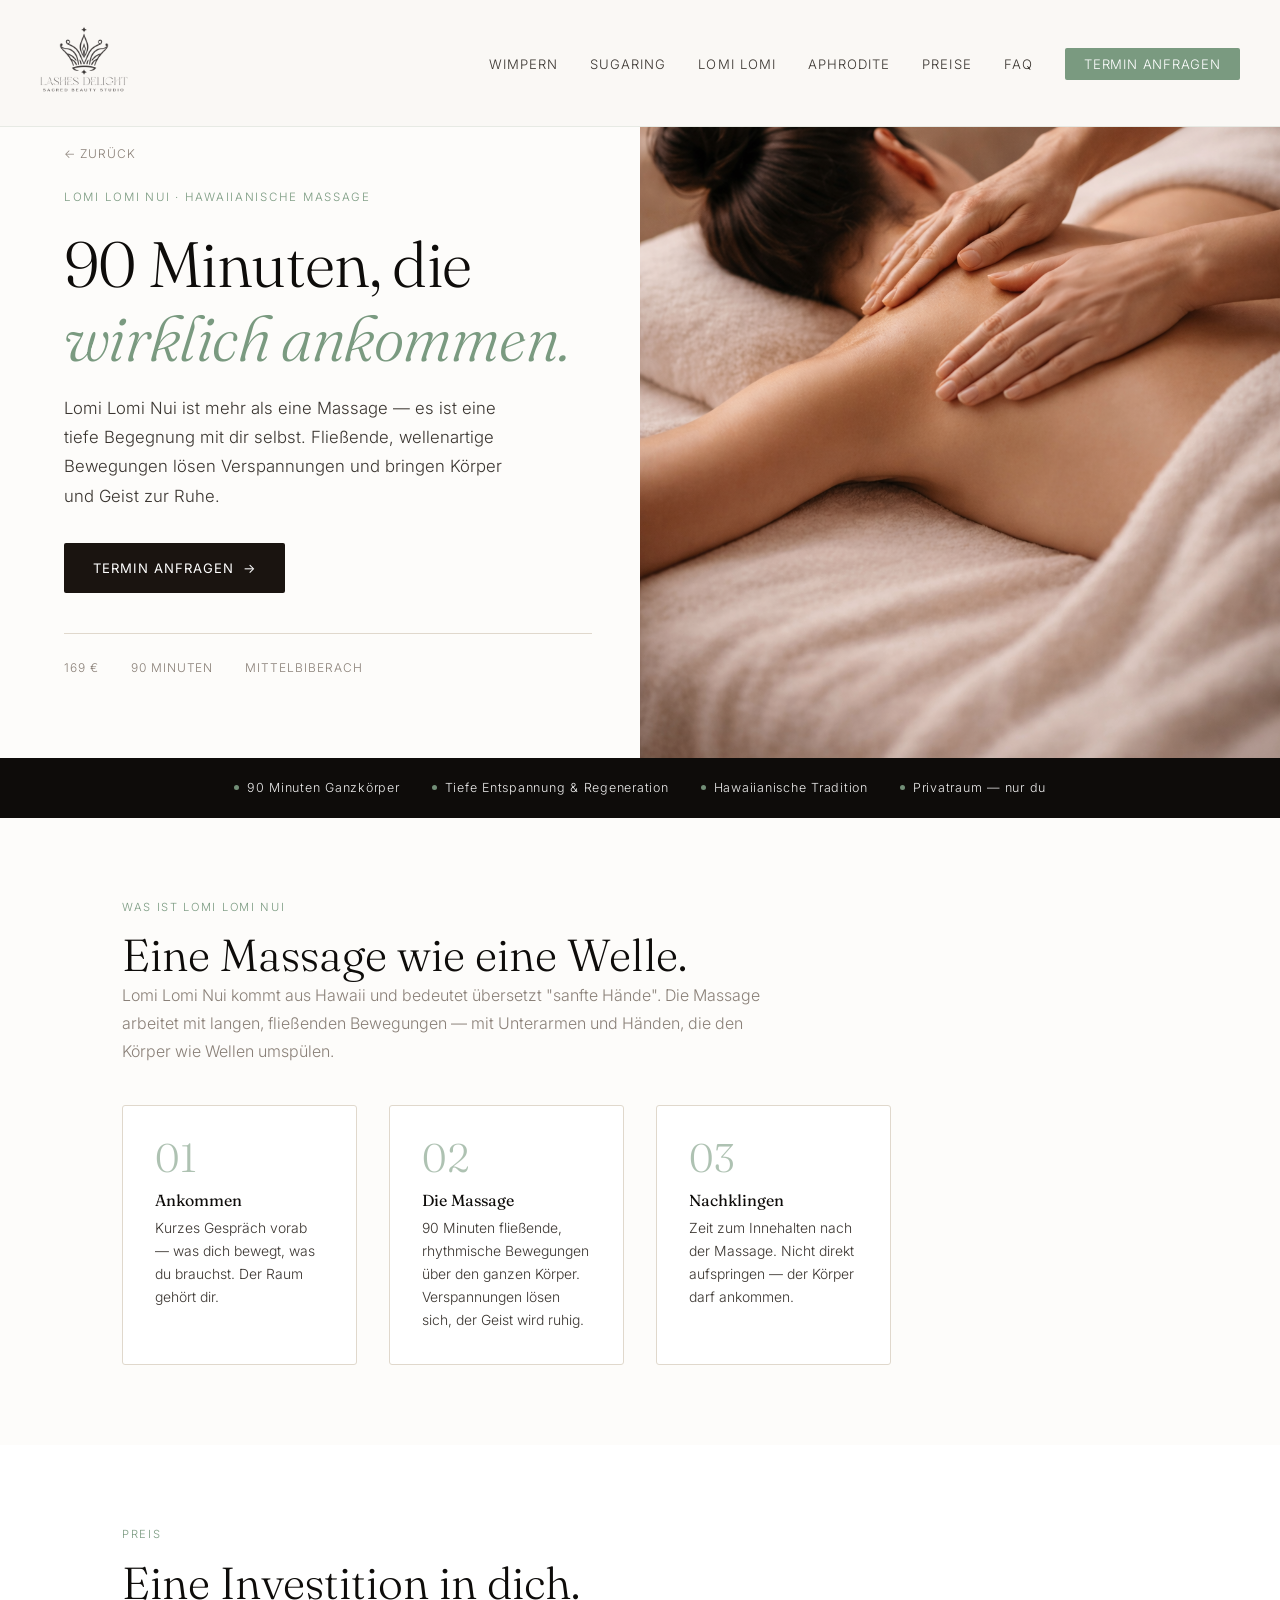
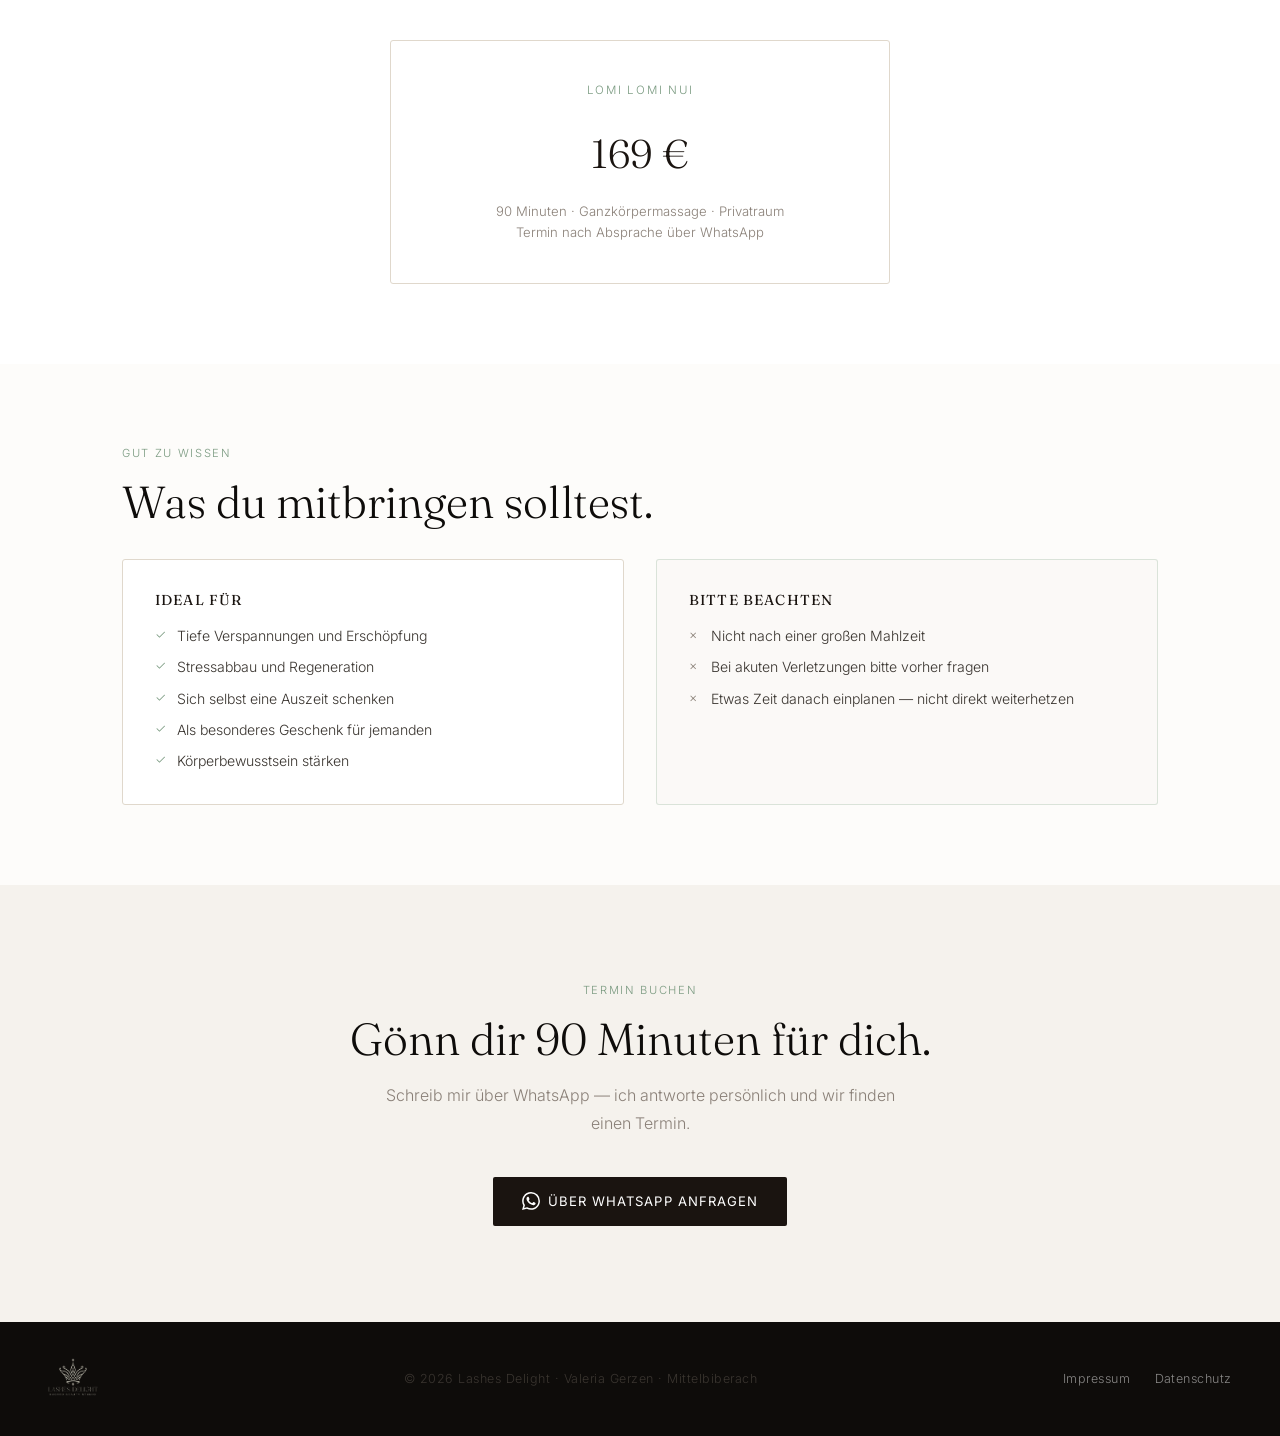
<file: lomi-lomi.html>
<!DOCTYPE html>
<html lang="de">
<head>
  <meta charset="UTF-8" />
  <meta name="viewport" content="width=device-width, initial-scale=1.0" />
  <title>Lomi Lomi Nui Massage · Lashes Delight · Mittelbiberach</title>
  <meta name="description" content="Lomi Lomi Nui — hawaiianische Ganzkörpermassage in Mittelbiberach. 90 Minuten, 169 €. Tiefe Entspannung und Regeneration. Termin über WhatsApp." />
  <meta name="keywords" content="Lomi Lomi Nui Biberach, Hawaiianische Massage Biberach, Ganzkörpermassage Mittelbiberach, Entspannungsmassage Biberach" />
  <link rel="canonical" href="https://www.lashes-delight.de/lomi-lomi.html" />
  <meta property="og:title" content="Lomi Lomi Nui Massage · Lashes Delight · Mittelbiberach" />
  <meta property="og:description" content="Hawaiianische Ganzkörpermassage — 90 Minuten, 169 €. Tiefe Entspannung in Mittelbiberach. Termin über WhatsApp." />
  <meta property="og:url" content="https://www.lashes-delight.de/lomi-lomi.html" />
  <meta property="og:type" content="website" />
  <meta property="og:image" content="https://www.lashes-delight.de/images/lomi-nui.png" />
  <meta property="og:locale" content="de_DE" />
  <script type="application/ld+json">
  {
    "@context": "https://schema.org",
    "@type": "Service",
    "name": "Lomi Lomi Nui Massage",
    "provider": { "@type": "BeautySalon", "name": "Lashes Delight", "url": "https://www.lashes-delight.de" },
    "areaServed": ["Biberach", "Laupheim", "Ulm", "Mittelbiberach"],
    "offers": [
      { "@type": "Offer", "itemOffered": { "@type": "Service", "name": "Lomi Lomi Nui 90 Minuten" } }
    ]
  }
  </script>
  <link href="https://fonts.googleapis.com/css2?family=Fraunces:ital,opsz,wght@0,9..144,300;0,9..144,400;0,9..144,500;1,9..144,300&family=Inter:wght@300;400;500&display=swap" rel="stylesheet" />
  <link rel="stylesheet" href="styles.css" />
</head>
<body>

<nav class="site-nav">
  <a href="index.html" class="logo"><img src="images/logo-transparent.png" alt="Lashes Delight" class="nav-logo"></a>
  <ul class="nav-links">
    <li><a href="wimpern.html">Wimpern</a></li>
    <li><a href="sugaring.html">Sugaring</a></li>
    <li><a href="lomi-lomi.html">Lomi Lomi</a></li>
    <li><a href="aphrodite.html">Aphrodite</a></li>
    <li><a href="preise.html">Preise</a></li>
    <li><a href="faq.html">FAQ</a></li>
    <li><a href="#kontakt" class="nav-cta">Termin anfragen</a></li>
  </ul>
  <button class="nav-toggle" aria-label="Menü öffnen">☰</button>
</nav>

<section class="subpage-hero">
  <div>
    <a href="index.html" class="back-link">← Zurück</a>
    <span class="hero-eyebrow">Lomi Lomi Nui · Hawaiianische Massage</span>
    <h1>90 Minuten, die<br><em>wirklich ankommen.</em></h1>
    <p class="hero-lead">
      Lomi Lomi Nui ist mehr als eine Massage — es ist eine tiefe Begegnung mit dir selbst.
      Fließende, wellenartige Bewegungen lösen Verspannungen und bringen Körper und Geist zur Ruhe.
    </p>
    <div class="hero-cta-row">
      <a href="#kontakt" class="btn btn-primary">Termin anfragen <span class="arrow">→</span></a>
    </div>
    <div class="hero-meta">
      <span>169 €</span>
      <span>90 Minuten</span>
      <span>Mittelbiberach</span>
    </div>
  </div>
  <div class="hero-image" role="img" aria-label="Lomi Lomi Nui Massage"
       style="background-image:url('images/lomi-nui.png');background-size:cover;background-position:center"></div>
</section>

<div class="trust">
  <div class="trust-item"><span class="trust-dot"></span> 90 Minuten Ganzkörper</div>
  <div class="trust-item"><span class="trust-dot"></span> Tiefe Entspannung &amp; Regeneration</div>
  <div class="trust-item"><span class="trust-dot"></span> Hawaiianische Tradition</div>
  <div class="trust-item"><span class="trust-dot"></span> Privatraum — nur du</div>
</div>

<section>
  <div class="container">
    <span class="section-label">Was ist Lomi Lomi Nui</span>
    <h2>Eine Massage wie eine Welle.</h2>
    <p class="lead">
      Lomi Lomi Nui kommt aus Hawaii und bedeutet übersetzt "sanfte Hände". Die Massage arbeitet mit langen,
      fließenden Bewegungen — mit Unterarmen und Händen, die den Körper wie Wellen umspülen.
    </p>
    <div class="steps" style="margin-top:2.5rem">
      <div class="step">
        <div class="step-num">01</div>
        <h3>Ankommen</h3>
        <p>Kurzes Gespräch vorab — was dich bewegt, was du brauchst. Der Raum gehört dir.</p>
      </div>
      <div class="step">
        <div class="step-num">02</div>
        <h3>Die Massage</h3>
        <p>90 Minuten fließende, rhythmische Bewegungen über den ganzen Körper. Verspannungen lösen sich, der Geist wird ruhig.</p>
      </div>
      <div class="step">
        <div class="step-num">03</div>
        <h3>Nachklingen</h3>
        <p>Zeit zum Innehalten nach der Massage. Nicht direkt aufspringen — der Körper darf ankommen.</p>
      </div>
    </div>
  </div>
</section>

<section style="background:var(--white)">
  <div class="container">
    <span class="section-label">Preis</span>
    <h2>Eine Investition in dich.</h2>
    <div class="invest-box">
      <span class="hero-eyebrow">Lomi Lomi Nui</span>
      <div class="price-range">169 €</div>
      <p class="price-note">90 Minuten · Ganzkörpermassage · Privatraum<br>Termin nach Absprache über WhatsApp</p>
    </div>
  </div>
</section>

<section>
  <div class="container">
    <span class="section-label">Gut zu wissen</span>
    <h2>Was du mitbringen solltest.</h2>
    <div class="two-col">
      <div class="col-block">
        <h3>Ideal für</h3>
        <ul class="checklist">
          <li>Tiefe Verspannungen und Erschöpfung</li>
          <li>Stressabbau und Regeneration</li>
          <li>Sich selbst eine Auszeit schenken</li>
          <li>Als besonderes Geschenk für jemanden</li>
          <li>Körperbewusstsein stärken</li>
        </ul>
      </div>
      <div class="col-block warm">
        <h3>Bitte beachten</h3>
        <ul class="checklist cross">
          <li>Nicht nach einer großen Mahlzeit</li>
          <li>Bei akuten Verletzungen bitte vorher fragen</li>
          <li>Etwas Zeit danach einplanen — nicht direkt weiterhetzen</li>
        </ul>
      </div>
    </div>
  </div>
</section>

<section class="final-cta" id="kontakt">
  <span class="section-label">Termin buchen</span>
  <h2>Gönn dir 90 Minuten für dich.</h2>
  <p class="lead">Schreib mir über WhatsApp — ich antworte persönlich und wir finden einen Termin.</p>
  <div class="final-cta-buttons">
    <a href="https://wa.me/491708029609?text=Hallo%20Valeria%2C%20ich%20m%C3%B6chte%20einen%20Termin%20f%C3%BCr%20eine%20Lomi%20Lomi%20Nui%20Massage%20vereinbaren." class="btn btn-primary">
      <span class="whatsapp-icon"></span> Über WhatsApp anfragen
    </a>
  </div>
</section>

<footer class="site-footer">
  <img src="images/logo-transparent.png" alt="Lashes Delight" class="footer-logo">
  <p>© 2026 Lashes Delight · Valeria Gerzen · Mittelbiberach</p>
  <nav class="footer-nav">
    <a href="impressum.html">Impressum</a>
    <a href="datenschutz.html">Datenschutz</a>
  </nav>
</footer>

<script>
  document.querySelector(".nav-toggle").addEventListener("click",function(){
    document.querySelector(".nav-links").classList.toggle("open");
    this.textContent=document.querySelector(".nav-links").classList.contains("open")?"✕":"☰";
  });
</script>
</body>
</html>
</file>
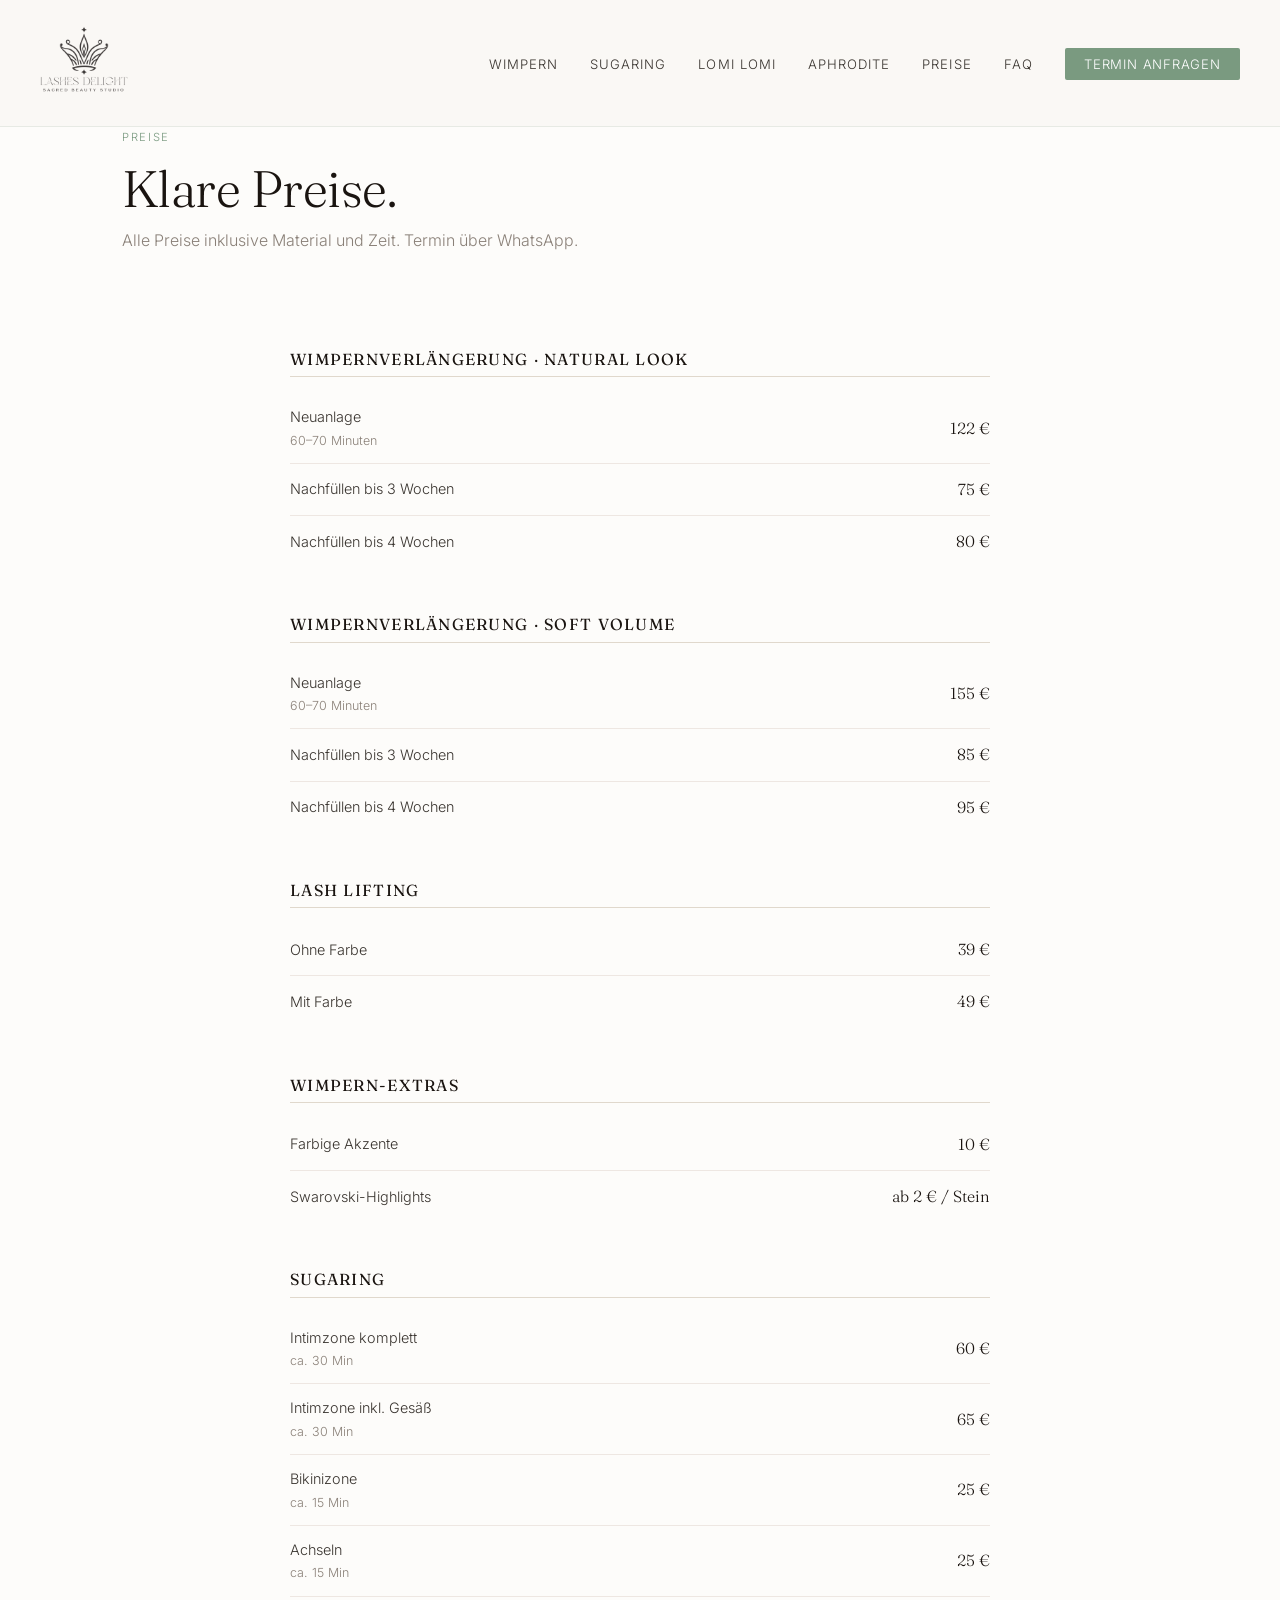
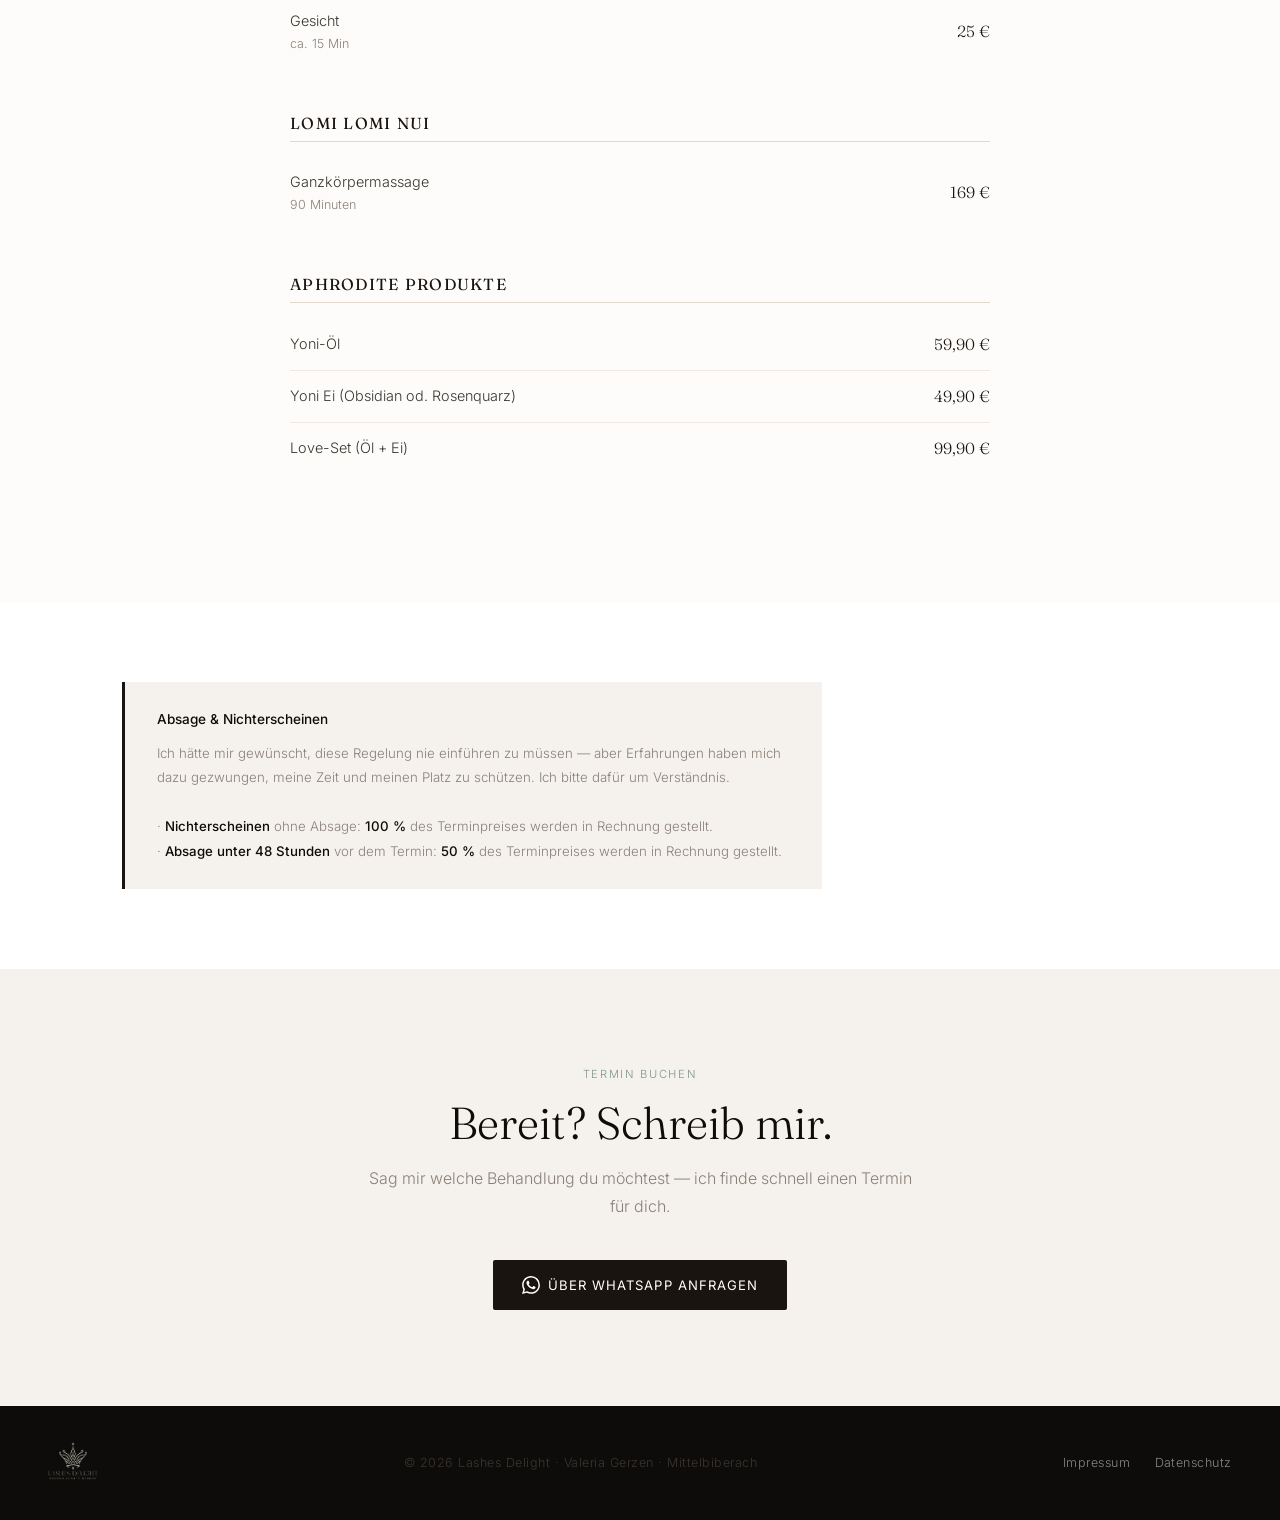
<file: preise.html>
<!DOCTYPE html>
<html lang="de">
<head>
  <meta charset="UTF-8" />
  <meta name="viewport" content="width=device-width, initial-scale=1.0" />
  <title>Preise · Lashes Delight · Mittelbiberach</title>
  <meta name="description" content="Alle Preise von Lashes Delight — Wimpernverlängerung ab 122 €, Sugaring ab 25 €, Lomi Lomi Nui 169 €. Termin über WhatsApp." />
  <link rel="canonical" href="https://www.lashes-delight.de/preise.html" />
  <meta property="og:title" content="Preise · Lashes Delight · Mittelbiberach" />
  <meta property="og:description" content="Alle Preise: Wimpernverlängerung ab 122 €, Sugaring ab 25 €, Lomi Lomi 169 €. Lashes Delight Mittelbiberach." />
  <meta property="og:url" content="https://www.lashes-delight.de/preise.html" />
  <meta property="og:type" content="website" />
  <meta property="og:image" content="https://www.lashes-delight.de/images/hero-new.png" />
  <meta property="og:locale" content="de_DE" />
  <script type="application/ld+json">
  {
    "@context": "https://schema.org",
    "@type": "BeautySalon",
    "name": "Lashes Delight",
    "url": "https://www.lashes-delight.de",
    "areaServed": ["Biberach", "Laupheim", "Ulm", "Mittelbiberach"],
    "hasOfferCatalog": {
      "@type": "OfferCatalog",
      "name": "Preisliste",
      "itemListElement": [
        { "@type": "Offer", "itemOffered": { "@type": "Service", "name": "Wimpernverlängerung Natural Look Neuanlage" } },
        { "@type": "Offer", "itemOffered": { "@type": "Service", "name": "Wimpernverlängerung Soft Volume Neuanlage" } },
        { "@type": "Offer", "itemOffered": { "@type": "Service", "name": "Lash Lifting" } },
        { "@type": "Offer", "itemOffered": { "@type": "Service", "name": "Sugaring Intimzone komplett" } },
        { "@type": "Offer", "itemOffered": { "@type": "Service", "name": "Sugaring Bikinizone" } },
        { "@type": "Offer", "itemOffered": { "@type": "Service", "name": "Sugaring Achseln" } },
        { "@type": "Offer", "itemOffered": { "@type": "Service", "name": "Sugaring Gesicht" } },
        { "@type": "Offer", "itemOffered": { "@type": "Service", "name": "Lomi Lomi Nui Ganzkörpermassage 90 Minuten" } }
      ]
    }
  }
  </script>
  <link href="https://fonts.googleapis.com/css2?family=Fraunces:ital,opsz,wght@0,9..144,300;0,9..144,400;0,9..144,500;1,9..144,300&family=Inter:wght@300;400;500&display=swap" rel="stylesheet" />
  <link rel="stylesheet" href="styles.css" />
</head>
<body>

<nav class="site-nav">
  <a href="index.html" class="logo"><img src="images/logo-transparent.png" alt="Lashes Delight" class="nav-logo"></a>
  <ul class="nav-links">
    <li><a href="wimpern.html">Wimpern</a></li>
    <li><a href="sugaring.html">Sugaring</a></li>
    <li><a href="lomi-lomi.html">Lomi Lomi</a></li>
    <li><a href="aphrodite.html">Aphrodite</a></li>
    <li><a href="preise.html">Preise</a></li>
    <li><a href="faq.html">FAQ</a></li>
    <li><a href="#kontakt" class="nav-cta">Termin anfragen</a></li>
  </ul>
  <button class="nav-toggle" aria-label="Menü öffnen">☰</button>
</nav>

<div style="padding:8rem 2rem 1rem;max-width:1100px;margin:0 auto">
  <span class="section-label">Preise</span>
  <h1 style="font-family:'Fraunces',serif;font-weight:300;font-size:clamp(2rem,4vw,3.5rem);color:var(--rose);margin-bottom:0.5rem">Klare Preise.</h1>
  <p style="color:var(--muted);font-size:1rem;max-width:500px;line-height:1.7">Alle Preise inklusive Material und Zeit. Termin über WhatsApp.</p>
</div>

<section>
  <div class="container">
    <div style="display:grid;grid-template-columns:1fr;gap:0;max-width:700px;margin:0 auto">

      <div>
        <div class="price-section">
          <h3>Wimpernverlängerung · Natural Look</h3>
          <table class="price-table">
            <tr><td>Neuanlage<span class="price-sub">60–70 Minuten</span></td><td>122 €</td></tr>
            <tr><td>Nachfüllen bis 3 Wochen</td><td>75 €</td></tr>
            <tr><td>Nachfüllen bis 4 Wochen</td><td>80 €</td></tr>
          </table>
        </div>

        <div class="price-section">
          <h3>Wimpernverlängerung · Soft Volume</h3>
          <table class="price-table">
            <tr><td>Neuanlage<span class="price-sub">60–70 Minuten</span></td><td>155 €</td></tr>
            <tr><td>Nachfüllen bis 3 Wochen</td><td>85 €</td></tr>
            <tr><td>Nachfüllen bis 4 Wochen</td><td>95 €</td></tr>
          </table>
        </div>

        <div class="price-section">
          <h3>Lash Lifting</h3>
          <table class="price-table">
            <tr><td>Ohne Farbe</td><td>39 €</td></tr>
            <tr><td>Mit Farbe</td><td>49 €</td></tr>
          </table>
        </div>

        <div class="price-section">
          <h3>Wimpern-Extras</h3>
          <table class="price-table">
            <tr><td>Farbige Akzente</td><td>10 €</td></tr>
            <tr><td>Swarovski-Highlights</td><td>ab 2 € / Stein</td></tr>
          </table>
        </div>
      </div>

      <div>
        <div class="price-section" style="margin-top:0">
          <h3>Sugaring</h3>
          <table class="price-table">
            <tr><td>Intimzone komplett<span class="price-sub">ca. 30 Min</span></td><td>60 €</td></tr>
            <tr><td>Intimzone inkl. Gesäß<span class="price-sub">ca. 30 Min</span></td><td>65 €</td></tr>
            <tr><td>Bikinizone<span class="price-sub">ca. 15 Min</span></td><td>25 €</td></tr>
            <tr><td>Achseln<span class="price-sub">ca. 15 Min</span></td><td>25 €</td></tr>
            <tr><td>Gesicht<span class="price-sub">ca. 15 Min</span></td><td>25 €</td></tr>
          </table>
        </div>

        <div class="price-section">
          <h3>Lomi Lomi Nui</h3>
          <table class="price-table">
            <tr><td>Ganzkörpermassage<span class="price-sub">90 Minuten</span></td><td>169 €</td></tr>
          </table>
        </div>

        <div class="price-section">
          <h3>Aphrodite Produkte</h3>
          <table class="price-table">
            <tr><td>Yoni-Öl</td><td>59,90 €</td></tr>
            <tr><td>Yoni Ei (Obsidian od. Rosenquarz)</td><td>49,90 €</td></tr>
            <tr><td>Love-Set (Öl + Ei)</td><td>99,90 €</td></tr>
          </table>
        </div>
      </div>

    </div>
  </div>
</section>

<section style="background:var(--white)">
  <div class="container" style="max-width:1100px">
    <div style="border-left:3px solid var(--rose);padding:1.6rem 2rem;background:var(--bg-soft);max-width:700px">
      <strong style="display:block;margin-bottom:0.6rem;font-size:0.85rem;color:var(--ink)">Absage &amp; Nichterscheinen</strong>
      <p style="font-size:0.83rem;color:var(--muted);line-height:1.85;margin:0">
        Ich hätte mir gewünscht, diese Regelung nie einführen zu müssen — aber Erfahrungen haben mich dazu gezwungen, meine Zeit und meinen Platz zu schützen. Ich bitte dafür um Verständnis.<br><br>
        · <strong>Nichterscheinen</strong> ohne Absage: <strong>100 %</strong> des Terminpreises werden in Rechnung gestellt.<br>
        · <strong>Absage unter 48 Stunden</strong> vor dem Termin: <strong>50 %</strong> des Terminpreises werden in Rechnung gestellt.
      </p>
    </div>
  </div>
</section>

<section class="final-cta" id="kontakt">
  <span class="section-label">Termin buchen</span>
  <h2>Bereit? Schreib mir.</h2>
  <p class="lead">Sag mir welche Behandlung du möchtest — ich finde schnell einen Termin für dich.</p>
  <div class="final-cta-buttons">
    <a href="https://wa.me/491708029609?text=Hallo%20Valeria%2C%20ich%20m%C3%B6chte%20gerne%20einen%20Termin%20vereinbaren." class="btn btn-primary">
      <span class="whatsapp-icon"></span> Über WhatsApp anfragen
    </a>
  </div>
</section>

<footer class="site-footer">
  <img src="images/logo-transparent.png" alt="Lashes Delight" class="footer-logo">
  <p>© 2026 Lashes Delight · Valeria Gerzen · Mittelbiberach</p>
  <nav class="footer-nav">
    <a href="impressum.html">Impressum</a>
    <a href="datenschutz.html">Datenschutz</a>
  </nav>
</footer>

<script>
  document.querySelector(".nav-toggle").addEventListener("click",function(){
    document.querySelector(".nav-links").classList.toggle("open");
    this.textContent=document.querySelector(".nav-links").classList.contains("open")?"✕":"☰";
  });
</script>
</body>
</html>
</file>
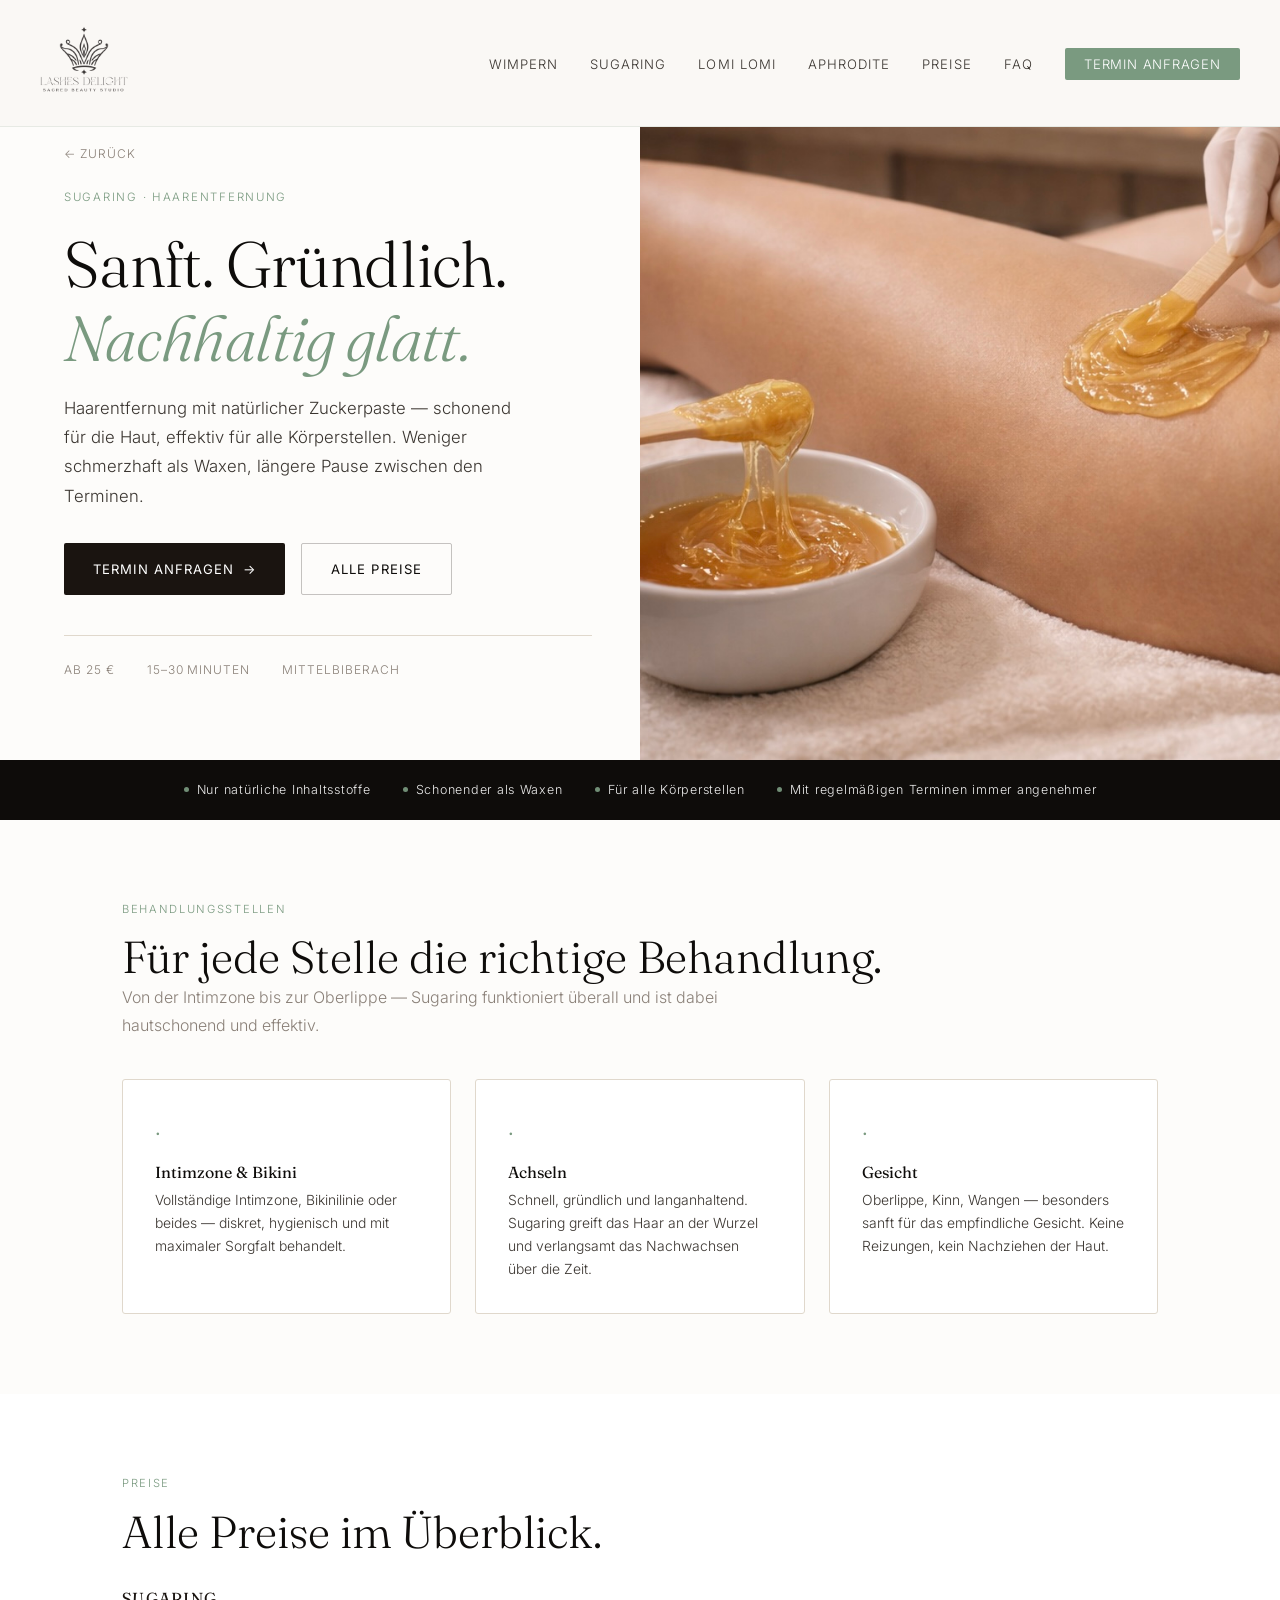
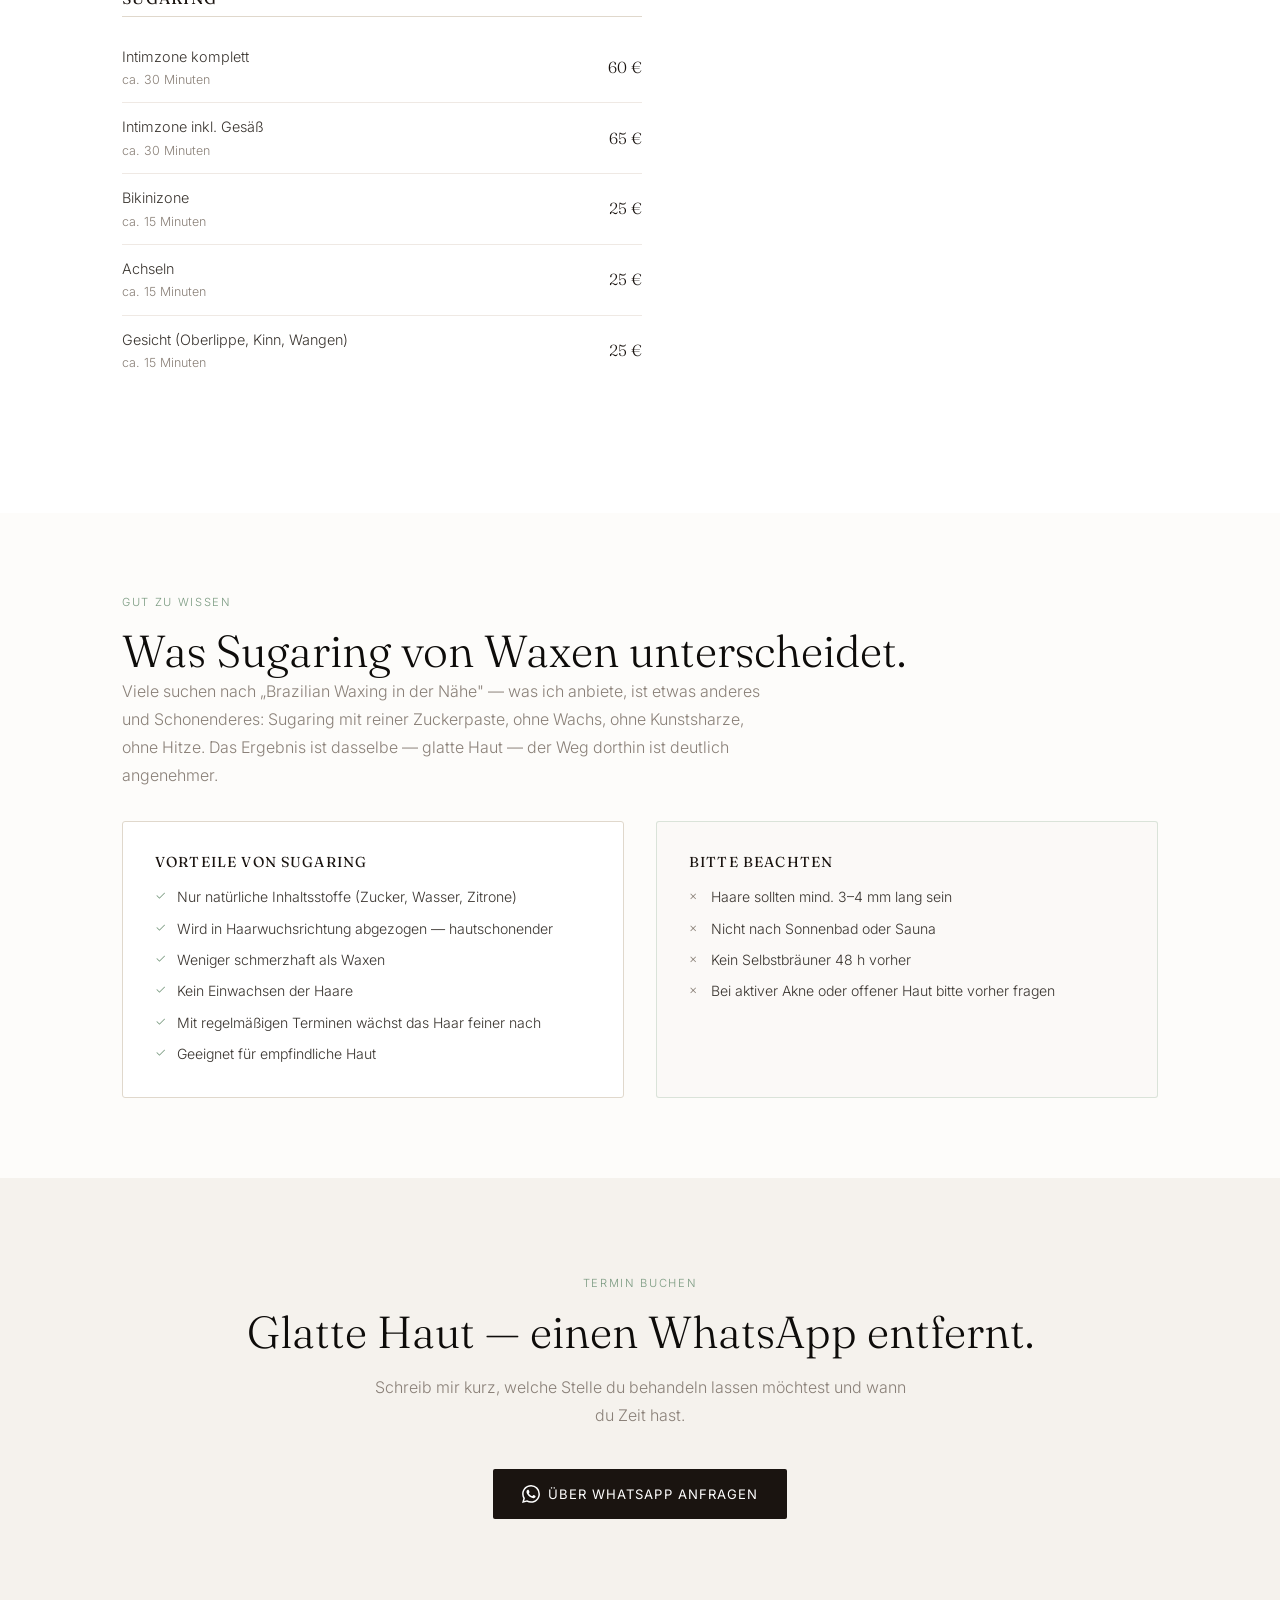
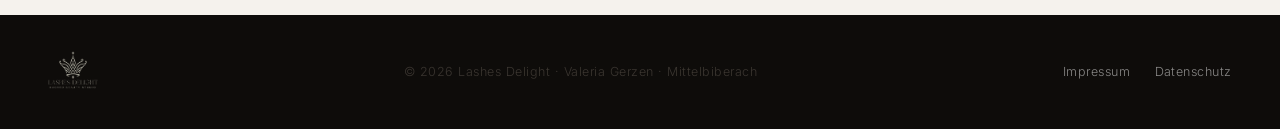
<file: sugaring.html>
<!DOCTYPE html>
<html lang="de">
<head>
  <meta charset="UTF-8" />
  <meta name="viewport" content="width=device-width, initial-scale=1.0" />
  <title>Sugaring Haarentfernung · Lashes Delight · Mittelbiberach</title>
  <meta name="description" content="Kein Waxing — Sugaring mit reiner Zuckerpaste in Mittelbiberach. Sanfter als Brazilian Wax, für Intimzone, Bikini, Achseln & Gesicht. Ab 25 €." />
  <meta name="keywords" content="Sugaring Biberach, Haarentfernung Biberach, Sugaring Mittelbiberach, Intim-Sugaring Biberach" />
  <link rel="canonical" href="https://www.lashes-delight.de/sugaring.html" />
  <meta property="og:title" content="Sugaring Haarentfernung · Lashes Delight · Mittelbiberach" />
  <meta property="og:description" content="Sanfte Haarentfernung mit Sugaring — Intimzone, Bikini, Achseln, Gesicht. Ab 25 €. Mittelbiberach." />
  <meta property="og:url" content="https://www.lashes-delight.de/sugaring.html" />
  <meta property="og:type" content="website" />
  <meta property="og:image" content="https://www.lashes-delight.de/images/sugaring-new.png" />
  <meta property="og:locale" content="de_DE" />
  <script type="application/ld+json">
  {
    "@context": "https://schema.org",
    "@type": "Service",
    "name": "Sugaring Haarentfernung",
    "provider": { "@type": "BeautySalon", "name": "Lashes Delight", "url": "https://www.lashes-delight.de" },
    "areaServed": ["Biberach", "Laupheim", "Ulm", "Mittelbiberach"],
    "offers": [
      { "@type": "Offer", "itemOffered": { "@type": "Service", "name": "Intimzone komplett" } },
      { "@type": "Offer", "itemOffered": { "@type": "Service", "name": "Bikinizone" } },
      { "@type": "Offer", "itemOffered": { "@type": "Service", "name": "Achseln" } }
    ]
  }
  </script>
  <link href="https://fonts.googleapis.com/css2?family=Fraunces:ital,opsz,wght@0,9..144,300;0,9..144,400;0,9..144,500;1,9..144,300&family=Inter:wght@300;400;500&display=swap" rel="stylesheet" />
  <link rel="stylesheet" href="styles.css" />
</head>
<body>

<nav class="site-nav">
  <a href="index.html" class="logo"><img src="images/logo-transparent.png" alt="Lashes Delight" class="nav-logo"></a>
  <ul class="nav-links">
    <li><a href="wimpern.html">Wimpern</a></li>
    <li><a href="sugaring.html">Sugaring</a></li>
    <li><a href="lomi-lomi.html">Lomi Lomi</a></li>
    <li><a href="aphrodite.html">Aphrodite</a></li>
    <li><a href="preise.html">Preise</a></li>
    <li><a href="faq.html">FAQ</a></li>
    <li><a href="#kontakt" class="nav-cta">Termin anfragen</a></li>
  </ul>
  <button class="nav-toggle" aria-label="Menü öffnen">☰</button>
</nav>

<section class="subpage-hero">
  <div>
    <a href="index.html" class="back-link">← Zurück</a>
    <span class="hero-eyebrow">Sugaring · Haarentfernung</span>
    <h1>Sanft. Gründlich.<br><em>Nachhaltig glatt.</em></h1>
    <p class="hero-lead">
      Haarentfernung mit natürlicher Zuckerpaste — schonend für die Haut,
      effektiv für alle Körperstellen. Weniger schmerzhaft als Waxen, längere Pause zwischen den Terminen.
    </p>
    <div class="hero-cta-row">
      <a href="#kontakt" class="btn btn-primary">Termin anfragen <span class="arrow">→</span></a>
      <a href="preise.html" class="btn btn-ghost">Alle Preise</a>
    </div>
    <div class="hero-meta">
      <span>ab 25 €</span>
      <span>15–30 Minuten</span>
      <span>Mittelbiberach</span>
    </div>
  </div>
  <div class="hero-image" role="img" aria-label="Sugaring Haarentfernung"
       style="background-image:url('images/sugaring-new.jpg');background-size:cover;background-position:center"></div>
</section>

<div class="trust">
  <div class="trust-item"><span class="trust-dot"></span> Nur natürliche Inhaltsstoffe</div>
  <div class="trust-item"><span class="trust-dot"></span> Schonender als Waxen</div>
  <div class="trust-item"><span class="trust-dot"></span> Für alle Körperstellen</div>
  <div class="trust-item"><span class="trust-dot"></span> Mit regelmäßigen Terminen immer angenehmer</div>
</div>

<section>
  <div class="container">
    <span class="section-label">Behandlungsstellen</span>
    <h2>Für jede Stelle die richtige Behandlung.</h2>
    <p class="lead">Von der Intimzone bis zur Oberlippe — Sugaring funktioniert überall und ist dabei hautschonend und effektiv.</p>
    <div class="audience-grid" style="margin-top:2.5rem">
      <div class="aud-card">
        <div class="aud-icon">·</div>
        <h3>Intimzone &amp; Bikini</h3>
        <p>Vollständige Intimzone, Bikinilinie oder beides — diskret, hygienisch und mit maximaler Sorgfalt behandelt.</p>
      </div>
      <div class="aud-card">
        <div class="aud-icon">·</div>
        <h3>Achseln</h3>
        <p>Schnell, gründlich und langanhaltend. Sugaring greift das Haar an der Wurzel und verlangsamt das Nachwachsen über die Zeit.</p>
      </div>
      <div class="aud-card">
        <div class="aud-icon">·</div>
        <h3>Gesicht</h3>
        <p>Oberlippe, Kinn, Wangen — besonders sanft für das empfindliche Gesicht. Keine Reizungen, kein Nachziehen der Haut.</p>
      </div>
    </div>
  </div>
</section>

<section style="background:var(--white)">
  <div class="container">
    <span class="section-label">Preise</span>
    <h2>Alle Preise im Überblick.</h2>
    <div style="max-width:520px;margin-top:2rem">
      <div class="price-section">
        <h3>Sugaring</h3>
        <table class="price-table">
          <tr><td>Intimzone komplett<span class="price-sub">ca. 30 Minuten</span></td><td>60 €</td></tr>
          <tr><td>Intimzone inkl. Gesäß<span class="price-sub">ca. 30 Minuten</span></td><td>65 €</td></tr>
          <tr><td>Bikinizone<span class="price-sub">ca. 15 Minuten</span></td><td>25 €</td></tr>
          <tr><td>Achseln<span class="price-sub">ca. 15 Minuten</span></td><td>25 €</td></tr>
          <tr><td>Gesicht (Oberlippe, Kinn, Wangen)<span class="price-sub">ca. 15 Minuten</span></td><td>25 €</td></tr>
        </table>
      </div>
    </div>
  </div>
</section>

<section>
  <div class="container">
    <span class="section-label">Gut zu wissen</span>
    <h2>Was Sugaring von Waxen unterscheidet.</h2>
    <p class="lead">Viele suchen nach „Brazilian Waxing in der Nähe" — was ich anbiete, ist etwas anderes und Schonenderes: Sugaring mit reiner Zuckerpaste, ohne Wachs, ohne Kunstsharze, ohne Hitze. Das Ergebnis ist dasselbe — glatte Haut — der Weg dorthin ist deutlich angenehmer.</p>
    <div class="two-col">
      <div class="col-block">
        <h3>Vorteile von Sugaring</h3>
        <ul class="checklist">
          <li>Nur natürliche Inhaltsstoffe (Zucker, Wasser, Zitrone)</li>
          <li>Wird in Haarwuchsrichtung abgezogen — hautschonender</li>
          <li>Weniger schmerzhaft als Waxen</li>
          <li>Kein Einwachsen der Haare</li>
          <li>Mit regelmäßigen Terminen wächst das Haar feiner nach</li>
          <li>Geeignet für empfindliche Haut</li>
        </ul>
      </div>
      <div class="col-block warm">
        <h3>Bitte beachten</h3>
        <ul class="checklist cross">
          <li>Haare sollten mind. 3–4 mm lang sein</li>
          <li>Nicht nach Sonnenbad oder Sauna</li>
          <li>Kein Selbstbräuner 48 h vorher</li>
          <li>Bei aktiver Akne oder offener Haut bitte vorher fragen</li>
        </ul>
      </div>
    </div>
  </div>
</section>

<section class="final-cta" id="kontakt">
  <span class="section-label">Termin buchen</span>
  <h2>Glatte Haut — einen WhatsApp entfernt.</h2>
  <p class="lead">Schreib mir kurz, welche Stelle du behandeln lassen möchtest und wann du Zeit hast.</p>
  <div class="final-cta-buttons">
    <a href="https://wa.me/491708029609?text=Hallo%20Valeria%2C%20ich%20m%C3%B6chte%20einen%20Termin%20f%C3%BCr%20Sugaring%20vereinbaren." class="btn btn-primary">
      <span class="whatsapp-icon"></span> Über WhatsApp anfragen
    </a>
  </div>
</section>

<footer class="site-footer">
  <img src="images/logo-transparent.png" alt="Lashes Delight" class="footer-logo">
  <p>© 2026 Lashes Delight · Valeria Gerzen · Mittelbiberach</p>
  <nav class="footer-nav">
    <a href="impressum.html">Impressum</a>
    <a href="datenschutz.html">Datenschutz</a>
  </nav>
</footer>

<script>
  document.querySelector(".nav-toggle").addEventListener("click",function(){
    document.querySelector(".nav-links").classList.toggle("open");
    this.textContent=document.querySelector(".nav-links").classList.contains("open")?"✕":"☰";
  });
</script>
</body>
</html>
</file>
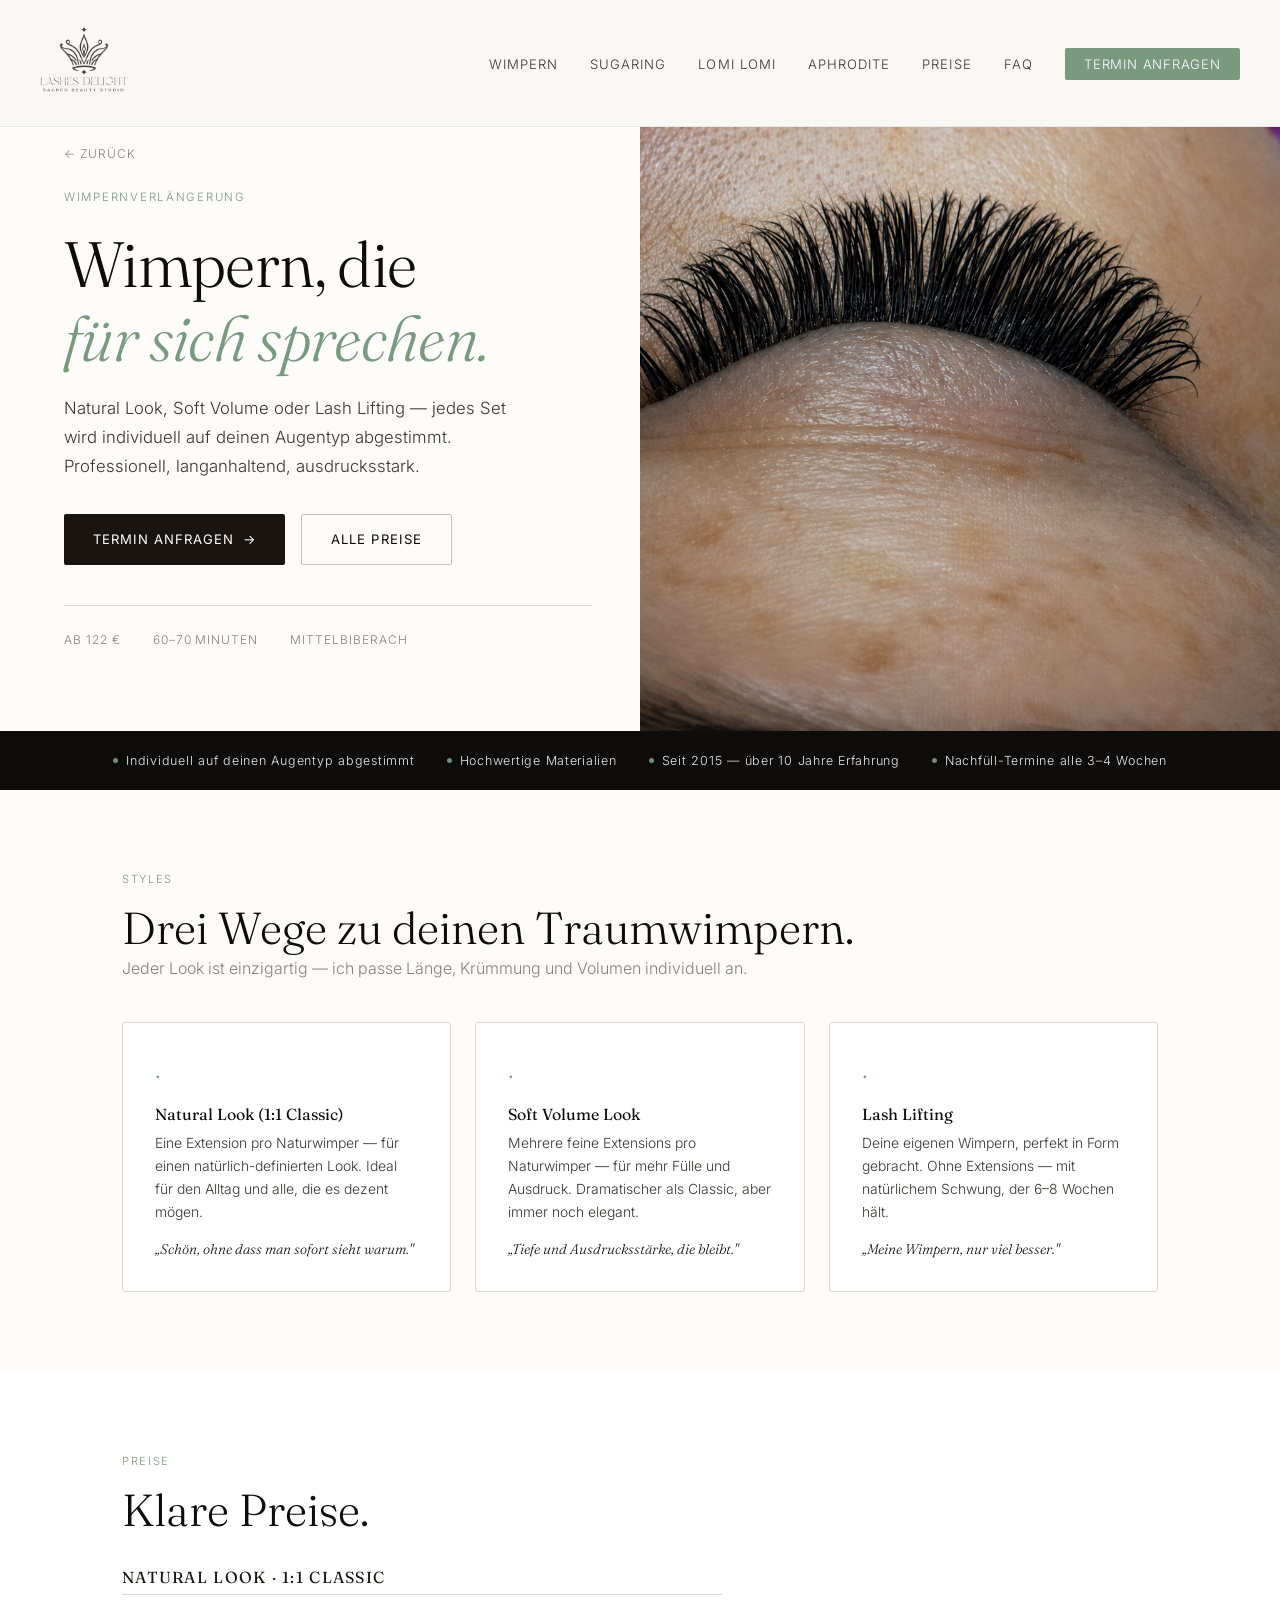
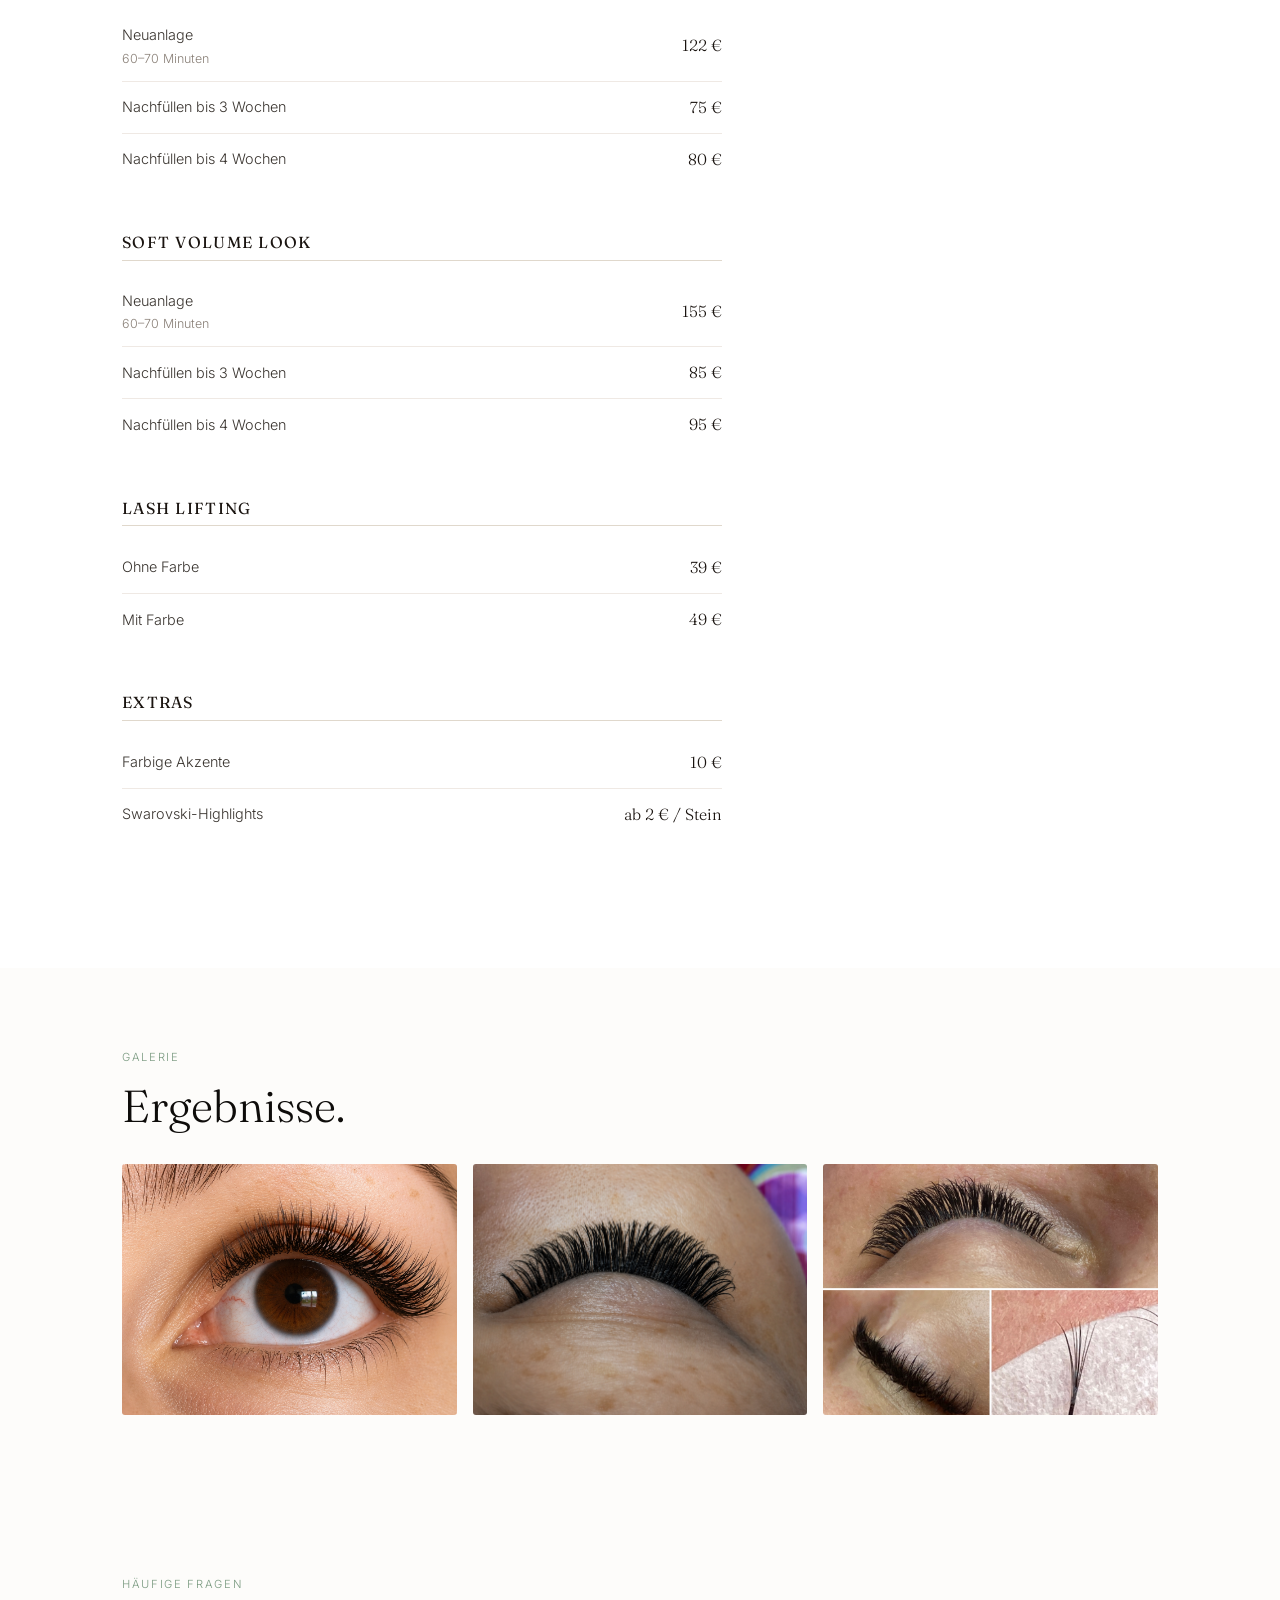
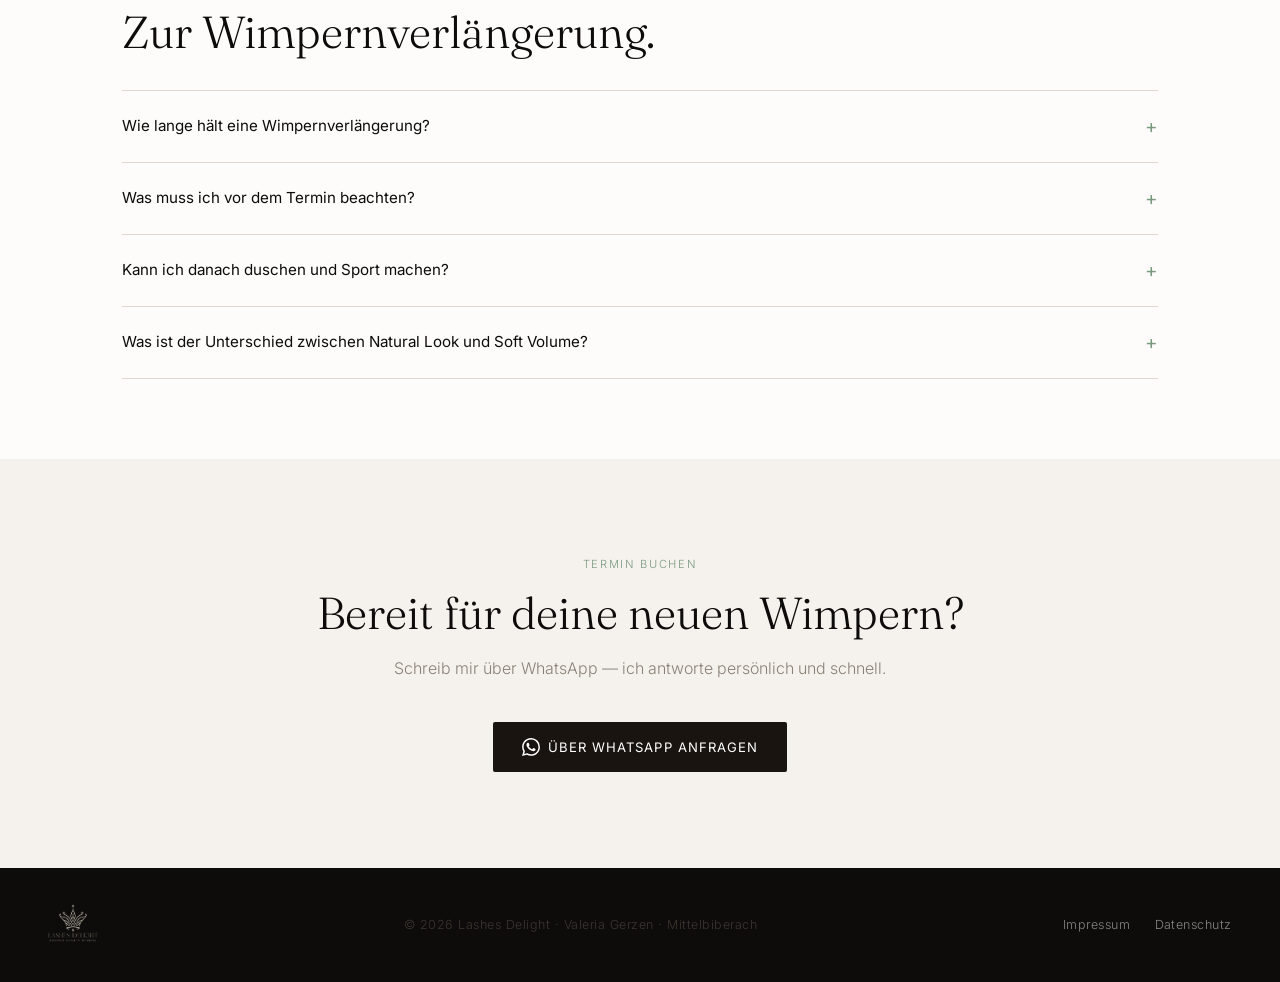
<file: wimpern.html>
<!DOCTYPE html>
<html lang="de">
<head>
  <meta charset="UTF-8" />
  <meta name="viewport" content="width=device-width, initial-scale=1.0" />
  <title>Wimpernverlängerung · Lashes Delight · Mittelbiberach</title>
  <meta name="description" content="Professionelle Wimpernverlängerung in Mittelbiberach — Natural Look ab 122 €, Soft Volume ab 155 €, Lash Lifting ab 39 €. Termin über WhatsApp." />
  <meta name="keywords" content="Wimpernverlängerung Biberach, Lash Extensions Biberach, Lash Lifting Biberach, Wimpern Mittelbiberach" />
  <link rel="canonical" href="https://www.lashes-delight.de/wimpern.html" />
  <meta property="og:title" content="Wimpernverlängerung · Lashes Delight · Mittelbiberach" />
  <meta property="og:description" content="Natural Look ab 122 €, Soft Volume ab 155 €, Lash Lifting ab 39 €. Professionelle Wimpernverlängerung in Mittelbiberach seit 2015." />
  <meta property="og:url" content="https://www.lashes-delight.de/wimpern.html" />
  <meta property="og:type" content="website" />
  <meta property="og:image" content="https://www.lashes-delight.de/images/wimpern-new.png" />
  <meta property="og:locale" content="de_DE" />
  <script type="application/ld+json">
  {
    "@context": "https://schema.org",
    "@type": "Service",
    "name": "Wimpernverlängerung",
    "provider": { "@type": "BeautySalon", "name": "Lashes Delight", "url": "https://www.lashes-delight.de" },
    "areaServed": ["Biberach", "Laupheim", "Ulm", "Mittelbiberach"],
    "offers": [
      { "@type": "Offer", "itemOffered": { "@type": "Service", "name": "Natural Look Neuanlage" } },
      { "@type": "Offer", "itemOffered": { "@type": "Service", "name": "Soft Volume Neuanlage" } },
      { "@type": "Offer", "itemOffered": { "@type": "Service", "name": "Lash Lifting" } }
    ]
  }
  </script>
  <link href="https://fonts.googleapis.com/css2?family=Fraunces:ital,opsz,wght@0,9..144,300;0,9..144,400;0,9..144,500;1,9..144,300&family=Inter:wght@300;400;500&display=swap" rel="stylesheet" />
  <link rel="stylesheet" href="styles.css" />
</head>
<body>

<nav class="site-nav">
  <a href="index.html" class="logo"><img src="images/logo-transparent.png" alt="Lashes Delight" class="nav-logo"></a>
  <ul class="nav-links">
    <li><a href="wimpern.html">Wimpern</a></li>
    <li><a href="sugaring.html">Sugaring</a></li>
    <li><a href="lomi-lomi.html">Lomi Lomi</a></li>
    <li><a href="aphrodite.html">Aphrodite</a></li>
    <li><a href="preise.html">Preise</a></li>
    <li><a href="faq.html">FAQ</a></li>
    <li><a href="#kontakt" class="nav-cta">Termin anfragen</a></li>
  </ul>
  <button class="nav-toggle" aria-label="Menü öffnen">☰</button>
</nav>

<section class="subpage-hero">
  <div>
    <a href="index.html" class="back-link">← Zurück</a>
    <span class="hero-eyebrow">Wimpernverlängerung</span>
    <h1>Wimpern, die<br><em>für sich sprechen.</em></h1>
    <p class="hero-lead">
      Natural Look, Soft Volume oder Lash Lifting — jedes Set wird
      individuell auf deinen Augentyp abgestimmt. Professionell, langanhaltend, ausdrucksstark.
    </p>
    <div class="hero-cta-row">
      <a href="#kontakt" class="btn btn-primary">Termin anfragen <span class="arrow">→</span></a>
      <a href="preise.html" class="btn btn-ghost">Alle Preise</a>
    </div>
    <div class="hero-meta">
      <span>ab 122 €</span>
      <span>60–70 Minuten</span>
      <span>Mittelbiberach</span>
    </div>
  </div>
  <div class="hero-image" role="img" aria-label="Wimpernverlängerung"
       style="background-image:url('images/wimpern-new.png');background-size:cover;background-position:center"></div>
</section>

<div class="trust">
  <div class="trust-item"><span class="trust-dot"></span> Individuell auf deinen Augentyp abgestimmt</div>
  <div class="trust-item"><span class="trust-dot"></span> Hochwertige Materialien</div>
  <div class="trust-item"><span class="trust-dot"></span> Seit 2015 — über 10 Jahre Erfahrung</div>
  <div class="trust-item"><span class="trust-dot"></span> Nachfüll-Termine alle 3–4 Wochen</div>
</div>

<section>
  <div class="container">
    <span class="section-label">Styles</span>
    <h2>Drei Wege zu deinen Traumwimpern.</h2>
    <p class="lead">Jeder Look ist einzigartig — ich passe Länge, Krümmung und Volumen individuell an.</p>
    <div class="audience-grid" style="margin-top:2.5rem">
      <div class="aud-card">
        <div class="aud-icon">·</div>
        <h3>Natural Look (1:1 Classic)</h3>
        <p>Eine Extension pro Naturwimper — für einen natürlich-definierten Look. Ideal für den Alltag und alle, die es dezent mögen.</p>
        <div class="aud-line">„Schön, ohne dass man sofort sieht warum."</div>
      </div>
      <div class="aud-card">
        <div class="aud-icon">·</div>
        <h3>Soft Volume Look</h3>
        <p>Mehrere feine Extensions pro Naturwimper — für mehr Fülle und Ausdruck. Dramatischer als Classic, aber immer noch elegant.</p>
        <div class="aud-line">„Tiefe und Ausdrucksstärke, die bleibt."</div>
      </div>
      <div class="aud-card">
        <div class="aud-icon">·</div>
        <h3>Lash Lifting</h3>
        <p>Deine eigenen Wimpern, perfekt in Form gebracht. Ohne Extensions — mit natürlichem Schwung, der 6–8 Wochen hält.</p>
        <div class="aud-line">„Meine Wimpern, nur viel besser."</div>
      </div>
    </div>
  </div>
</section>

<section style="background:var(--white)">
  <div class="container">
    <span class="section-label">Preise</span>
    <h2>Klare Preise.</h2>
    <div style="max-width:600px;margin-top:2rem">

      <div class="price-section">
        <h3>Natural Look · 1:1 Classic</h3>
        <table class="price-table">
          <tr><td>Neuanlage<span class="price-sub">60–70 Minuten</span></td><td>122 €</td></tr>
          <tr><td>Nachfüllen bis 3 Wochen</td><td>75 €</td></tr>
          <tr><td>Nachfüllen bis 4 Wochen</td><td>80 €</td></tr>
        </table>
      </div>

      <div class="price-section">
        <h3>Soft Volume Look</h3>
        <table class="price-table">
          <tr><td>Neuanlage<span class="price-sub">60–70 Minuten</span></td><td>155 €</td></tr>
          <tr><td>Nachfüllen bis 3 Wochen</td><td>85 €</td></tr>
          <tr><td>Nachfüllen bis 4 Wochen</td><td>95 €</td></tr>
        </table>
      </div>

      <div class="price-section">
        <h3>Lash Lifting</h3>
        <table class="price-table">
          <tr><td>Ohne Farbe</td><td>39 €</td></tr>
          <tr><td>Mit Farbe</td><td>49 €</td></tr>
        </table>
      </div>

      <div class="price-section">
        <h3>Extras</h3>
        <table class="price-table">
          <tr><td>Farbige Akzente</td><td>10 €</td></tr>
          <tr><td>Swarovski-Highlights</td><td>ab 2 € / Stein</td></tr>
        </table>
      </div>

    </div>
  </div>
</section>

<section>
  <div class="container">
    <span class="section-label">Galerie</span>
    <h2>Ergebnisse.</h2>
    <div class="gallery-grid" style="margin-top:2rem">
      <div class="gallery-item"><img src="images/hero-new.png" alt="Wimpernverlängerung Ergebnis 1"></div>
      <div class="gallery-item"><img src="images/wimpern-new.png" alt="Wimpernverlängerung Ergebnis 2"></div>
      <div class="gallery-item"><img src="images/wimpern-c.jpg" alt="Wimpernverlängerung Ergebnis 3"></div>
    </div>
  </div>
</section>

<section>
  <div class="container">
    <span class="section-label">Häufige Fragen</span>
    <h2>Zur Wimpernverlängerung.</h2>
    <div class="faq-list" style="margin-top:2rem">
      <details>
        <summary>Wie lange hält eine Wimpernverlängerung?</summary>
        <p>3–4 Wochen, abhängig von deinem Haarwuchsrhythmus und der Pflege. Mit regelmäßigen Nachfüll-Terminen bleiben deine Wimpern dauerhaft vollständig.</p>
      </details>
      <details>
        <summary>Was muss ich vor dem Termin beachten?</summary>
        <p>Bitte komm ohne Mascara und ohne Augen-Make-up. Kein Wimpernzange oder Wimpernzange verwenden. Saubere, entfettete Wimpern sind die beste Voraussetzung für ein gutes Ergebnis.</p>
      </details>
      <details>
        <summary>Kann ich danach duschen und Sport machen?</summary>
        <p>Bitte 24 Stunden kein Wasser und keine Feuchte an die Wimpern. Danach normal duschen — nur Öl-freie Reinigungsprodukte verwenden, um die Klebung nicht zu lösen.</p>
      </details>
      <details>
        <summary>Was ist der Unterschied zwischen Natural Look und Soft Volume?</summary>
        <p>Natural Look (1:1) bedeutet: eine Extension pro Naturwimper — dezent und natürlich. Soft Volume bedeutet: mehrere feine Wimpern pro Naturhaar — mehr Fülle und Dramaturgie, ohne schwer zu wirken.</p>
      </details>
    </div>
  </div>
</section>

<section class="final-cta" id="kontakt">
  <span class="section-label">Termin buchen</span>
  <h2>Bereit für deine neuen Wimpern?</h2>
  <p class="lead">Schreib mir über WhatsApp — ich antworte persönlich und schnell.</p>
  <div class="final-cta-buttons">
    <a href="https://wa.me/491708029609?text=Hallo%20Valeria%2C%20ich%20m%C3%B6chte%20einen%20Termin%20f%C3%BCr%20Wimpernverl%C3%A4ngerung%20vereinbaren." class="btn btn-primary">
      <span class="whatsapp-icon"></span> Über WhatsApp anfragen
    </a>
  </div>
</section>

<footer class="site-footer">
  <img src="images/logo-transparent.png" alt="Lashes Delight" class="footer-logo">
  <p>© 2026 Lashes Delight · Valeria Gerzen · Mittelbiberach</p>
  <nav class="footer-nav">
    <a href="impressum.html">Impressum</a>
    <a href="datenschutz.html">Datenschutz</a>
  </nav>
</footer>

<script>
  document.querySelector(".nav-toggle").addEventListener("click",function(){
    document.querySelector(".nav-links").classList.toggle("open");
    this.textContent=document.querySelector(".nav-links").classList.contains("open")?"✕":"☰";
  });
</script>
</body>
</html>
</file>
<file: styles.css>
/* ───────────────────────────────────────────────
   Lashes Delight — Shared Stylesheet
   ─────────────────────────────────────────────── */

*,*::before,*::after{box-sizing:border-box;margin:0;padding:0}

:root{
  --bg:        #fdfcfa;
  --bg-soft:   #f5f2ed;
  --ink:       #0e0c0a;
  --ink-soft:  #3a3530;
  --muted:     #8a8078;
  --line:      #e0d8cc;
  --rose:      #1a1410;
  --rose-dark: #000000;
  --gold:      #7a9a80;
  --gold-lt:   #a0bcaa;
  --white:     #ffffff;
}

html{scroll-behavior:smooth}
body{
  font-family:'Inter',sans-serif;
  font-weight:300;
  background:var(--bg);
  color:var(--ink);
  line-height:1.7;
  -webkit-font-smoothing:antialiased;
}

/* ───── TYPOGRAPHY ───── */
h1,h2,h3{font-family:'Fraunces',serif;font-weight:300;line-height:1.15}
h1{font-size:clamp(2.4rem,5vw,4rem);letter-spacing:-0.01em}
h2{font-size:clamp(1.7rem,3.5vw,2.8rem)}
h3{font-size:1.15rem;font-weight:400}
p{color:var(--ink-soft)}
em{font-style:italic;color:var(--gold)}
strong{font-weight:500;color:var(--ink)}

/* ───── LAYOUT ───── */
.container{max-width:1100px;margin:0 auto;padding:0 2rem}
section{padding:5rem 2rem}

/* ───── NAV ───── */
nav.site-nav{
  position:fixed;top:0;left:0;right:0;z-index:100;
  display:flex;align-items:center;justify-content:space-between;
  padding:1.2rem 2.5rem;
  background:#faf8f5;
  backdrop-filter:blur(12px);
  border-bottom:1px solid rgba(122,154,128,0.15);
}
.nav-logo{height:88px;width:auto;display:block;transition:opacity .2s}
.nav-logo:hover{opacity:0.75}
.nav-links{list-style:none;display:flex;align-items:center;gap:2rem}
.nav-links a{
  font-size:0.82rem;letter-spacing:0.08em;text-transform:uppercase;
  text-decoration:none;color:var(--ink-soft);transition:color .2s;
}
.nav-links a:hover{color:var(--rose)}
.nav-links a.nav-cta{
  background:var(--gold);color:var(--white);
  padding:0.5rem 1.2rem;border-radius:2px;
  letter-spacing:0.06em;transition:background .2s;
}
.nav-links a.nav-cta:hover{background:#527a5e}

/* ───── HERO ───── */
.hero{
  display:grid;
  grid-template-columns:1fr 1fr;
  min-height:100vh;
  padding:0;
  gap:0;
}
.hero > div:first-child{
  display:flex;flex-direction:column;justify-content:center;
  padding:10rem 3rem 5rem 4rem;
}
.hero-eyebrow{
  font-size:0.72rem;letter-spacing:0.15em;text-transform:uppercase;
  color:var(--gold);display:block;margin-bottom:1.2rem;
}
.hero h1{margin-bottom:1.5rem}
.hero-lead{font-size:1.05rem;color:var(--ink-soft);line-height:1.75;max-width:480px;margin-bottom:2.5rem}
.hero-cta-row{display:flex;gap:1rem;flex-wrap:wrap;margin-bottom:2rem}
.hero-meta{
  display:flex;gap:2rem;flex-wrap:wrap;
  font-size:0.75rem;letter-spacing:0.08em;text-transform:uppercase;color:var(--muted);
  border-top:1px solid var(--line);padding-top:1.5rem;margin-top:0.5rem;
}
.hero-image{
  position:relative;overflow:hidden;
  background:var(--bg-soft);
}
.hero-image .slide{
  position:absolute;inset:0;
  background-size:cover;background-position:center;
  opacity:0;transition:opacity 1.4s ease-in-out;
}
.hero-image .slide.active{opacity:1}

/* ───── SUBPAGE HERO ───── */
.subpage-hero{
  display:grid;grid-template-columns:1fr 1fr;
  min-height:70vh;padding:0;gap:0;
}
.subpage-hero > div:first-child{
  display:flex;flex-direction:column;justify-content:center;
  padding:9rem 3rem 5rem 4rem;
}
.subpage-hero h1{margin-bottom:1.2rem}
.subpage-hero .hero-lead{max-width:460px;margin-bottom:2rem}
.back-link{
  font-size:0.75rem;letter-spacing:0.08em;text-transform:uppercase;
  color:var(--muted);text-decoration:none;display:inline-block;margin-bottom:1.5rem;
  transition:color .2s;
}
.back-link:hover{color:var(--rose)}

/* ───── BUTTONS ───── */
.btn{
  display:inline-flex;align-items:center;gap:0.5rem;
  font-size:0.82rem;letter-spacing:0.08em;text-transform:uppercase;
  text-decoration:none;padding:0.85rem 1.8rem;border-radius:2px;
  transition:all .2s;font-family:'Inter',sans-serif;font-weight:400;
}
.btn-primary{background:var(--rose);color:var(--white)}
.btn-primary:hover{background:var(--rose-dark)}
.btn-ghost{
  background:transparent;color:var(--ink);
  border:1px solid rgba(28,20,16,0.25);
}
.btn-ghost:hover{border-color:var(--rose);color:var(--rose)}
.btn-gold{background:var(--gold);color:var(--white)}
.btn-gold:hover{background:#527a5e}
.arrow{transition:transform .2s}
.btn:hover .arrow{transform:translateX(4px)}

/* ───── WHATSAPP BUTTON ───── */
.whatsapp-icon{
  display:inline-block;width:18px;height:18px;
  background:url("data:image/svg+xml,%3Csvg xmlns='http://www.w3.org/2000/svg' viewBox='0 0 24 24' fill='white'%3E%3Cpath d='M17.472 14.382c-.297-.149-1.758-.867-2.03-.967-.273-.099-.471-.148-.67.15-.197.297-.767.966-.94 1.164-.173.199-.347.223-.644.075-.297-.15-1.255-.463-2.39-1.475-.883-.788-1.48-1.761-1.653-2.059-.173-.297-.018-.458.13-.606.134-.133.298-.347.446-.52.149-.174.198-.298.298-.497.099-.198.05-.371-.025-.52-.075-.149-.669-1.612-.916-2.207-.242-.579-.487-.5-.669-.51-.173-.008-.371-.01-.57-.01-.198 0-.52.074-.792.372-.272.297-1.04 1.016-1.04 2.479 0 1.462 1.065 2.875 1.213 3.074.149.198 2.096 3.2 5.077 4.487.709.306 1.262.489 1.694.625.712.227 1.36.195 1.871.118.571-.085 1.758-.719 2.006-1.413.248-.694.248-1.289.173-1.413-.074-.124-.272-.198-.57-.347m-5.421 7.403h-.004a9.87 9.87 0 01-5.031-1.378l-.361-.214-3.741.982.998-3.648-.235-.374a9.86 9.86 0 01-1.51-5.26c.001-5.45 4.436-9.884 9.888-9.884 2.64 0 5.122 1.03 6.988 2.898a9.825 9.825 0 012.893 6.994c-.003 5.45-4.437 9.884-9.885 9.884m8.413-18.297A11.815 11.815 0 0012.05 0C5.495 0 .16 5.335.157 11.892c0 2.096.547 4.142 1.588 5.945L.057 24l6.305-1.654a11.882 11.882 0 005.683 1.448h.005c6.554 0 11.89-5.335 11.893-11.893a11.821 11.821 0 00-3.48-8.413z'/%3E%3C/svg%3E") no-repeat center/contain;
}

/* ───── TRUST BAR ───── */
.trust{
  background:var(--ink);color:var(--white);
  display:flex;gap:2rem;flex-wrap:wrap;
  padding:1.2rem 3rem;justify-content:center;
  font-size:0.78rem;letter-spacing:0.06em;
}
.trust-item{display:flex;align-items:center;gap:0.5rem;opacity:0.92}
.trust-dot{
  width:5px;height:5px;border-radius:50%;
  background:var(--gold);display:inline-block;flex-shrink:0;
}

/* ───── SECTION LABELS ───── */
.section-label{
  font-size:0.7rem;letter-spacing:0.15em;text-transform:uppercase;
  color:var(--gold);display:block;margin-bottom:0.8rem;
}

/* ───── SERVICES GRID (homepage) ───── */
.services-grid{
  display:grid;
  grid-template-columns:repeat(auto-fill,minmax(240px,1fr));
  gap:2rem;
  margin-top:2.5rem;
}
.service-card{
  background:var(--white);
  border:1px solid var(--line);
  border-radius:3px;
  padding:2rem 1.8rem;
  transition:transform .2s, box-shadow .2s;
}
.service-card:hover{transform:translateY(-3px);box-shadow:0 12px 40px rgba(122,45,69,0.1)}
.service-img{
  aspect-ratio:4/3;background:var(--bg-soft);
  border-radius:2px;overflow:hidden;margin-bottom:1.5rem;
}
.service-img img{width:100%;height:100%;object-fit:cover}
.service-card h3{margin-bottom:0.5rem;font-size:1.05rem}
.service-card p{font-size:0.87rem;line-height:1.65;color:var(--muted);margin-bottom:1rem}
.service-link{
  font-size:0.78rem;letter-spacing:0.08em;text-transform:uppercase;
  color:var(--gold);text-decoration:none;
  border-bottom:1px solid rgba(122,154,128,0.4);padding-bottom:2px;
  transition:color .2s, border-color .2s;
}
.service-link:hover{color:var(--rose);border-color:var(--rose)}

/* ───── PREISE / PRICE TABLE ───── */
.price-section{margin-bottom:3rem}
.price-section h3{
  font-size:1rem;letter-spacing:0.08em;text-transform:uppercase;
  color:var(--rose);margin-bottom:1rem;
  padding-bottom:0.5rem;border-bottom:1px solid var(--line);
}
.price-table{width:100%;border-collapse:collapse}
.price-table tr{border-bottom:1px solid rgba(228,219,210,0.6)}
.price-table tr:last-child{border-bottom:none}
.price-table td{padding:0.75rem 0;font-size:0.9rem;color:var(--ink-soft)}
.price-table td:last-child{
  text-align:right;font-family:'Fraunces',serif;
  font-size:1rem;color:var(--rose);white-space:nowrap;
}
.price-table .price-sub{font-size:0.78rem;color:var(--muted);display:block}

/* ───── STEPS ───── */
.steps{
  display:grid;grid-template-columns:repeat(auto-fill,minmax(220px,1fr));
  gap:2rem;margin-top:2rem;
}
.step{padding:2rem;background:var(--white);border-radius:3px;border:1px solid var(--line)}
.step-num{
  font-family:'Fraunces',serif;font-size:2.5rem;font-weight:300;
  color:var(--gold);opacity:0.6;margin-bottom:0.8rem;line-height:1;
}
.step h3{margin-bottom:0.5rem;font-size:1rem}
.step p{font-size:0.87rem;line-height:1.65}

/* ───── TWO COL ───── */
.two-col{display:grid;grid-template-columns:1fr 1fr;gap:2rem;margin-top:2rem}
.col-block{background:var(--white);border:1px solid var(--line);border-radius:3px;padding:2rem}
.col-block.warm{background:rgba(250,248,245,0.7);border-color:rgba(122,154,128,0.25)}
.col-block h3{font-size:0.9rem;letter-spacing:0.08em;text-transform:uppercase;color:var(--rose);margin-bottom:1rem}

/* ───── CHECKLIST ───── */
.checklist{list-style:none;display:flex;flex-direction:column;gap:0.6rem}
.checklist li{
  font-size:0.88rem;color:var(--ink-soft);padding-left:1.4rem;position:relative;line-height:1.55
}
.checklist li::before{
  content:'✓';position:absolute;left:0;
  color:var(--gold);font-size:0.8rem;
}
.checklist.cross li::before{content:'×';color:var(--muted)}

/* ───── TESTIMONIAL ───── */
.testimonial{
  background:var(--ink);color:var(--white);
  padding:5rem 3rem;text-align:center;
}
.testimonial blockquote{
  font-family:'Fraunces',serif;font-weight:300;font-style:italic;
  font-size:clamp(1.2rem,2.5vw,1.8rem);
  max-width:800px;margin:0 auto;line-height:1.5;
}
.testimonial cite{
  display:block;margin-top:1.5rem;
  font-family:'Inter',sans-serif;font-size:0.78rem;
  letter-spacing:0.1em;text-transform:uppercase;opacity:0.7;font-style:normal;
}

/* ───── ABOUT ───── */
.about-grid{display:grid;grid-template-columns:1fr 1fr;gap:4rem;align-items:center}
.about-img{
  aspect-ratio:3/4;border-radius:3px;
  background-size:cover;background-position:center top;
}
.about-quote{
  font-family:'Fraunces',serif;font-weight:300;font-style:italic;
  font-size:1.25rem;color:var(--rose);line-height:1.5;
  margin-bottom:1.5rem;
}
.credentials{display:flex;flex-wrap:wrap;gap:0.5rem;margin-top:1.5rem}
.cred{
  font-size:0.72rem;letter-spacing:0.1em;text-transform:uppercase;
  border:1px solid var(--gold);color:var(--gold);
  padding:0.3rem 0.8rem;border-radius:2px;
}

/* ───── FAQ ───── */
.faq-list{display:flex;flex-direction:column;gap:0}
details{border-bottom:1px solid var(--line);padding:1.2rem 0}
details:first-child{border-top:1px solid var(--line)}
summary{
  cursor:pointer;list-style:none;
  font-size:0.95rem;font-weight:400;color:var(--ink);
  display:flex;justify-content:space-between;align-items:center;
}
summary::after{content:'+';font-size:1.2rem;color:var(--gold);transition:transform .2s}
details[open] summary::after{content:'−'}
details p{padding-top:0.8rem;font-size:0.9rem;color:var(--ink-soft);line-height:1.75}

/* ───── FINAL CTA ───── */
.final-cta{
  background:var(--bg-soft);
  text-align:center;padding:6rem 2rem;
}
.final-cta h2{margin-bottom:1rem}
.final-cta .lead{
  font-size:1rem;color:var(--muted);max-width:550px;
  margin:0 auto 2.5rem;line-height:1.75;
}
.final-cta-buttons{display:flex;gap:1rem;justify-content:center;flex-wrap:wrap}

/* ───── OTHER OFFERS ───── */
.other-grid{display:grid;grid-template-columns:repeat(3,1fr);gap:1.5rem;margin-top:2rem}
.other-card{
  background:var(--white);border:1px solid var(--line);border-radius:3px;
  padding:1.8rem;text-decoration:none;color:inherit;
  transition:transform .2s, box-shadow .2s;display:block;
}
.other-card:hover{transform:translateY(-3px);box-shadow:0 10px 30px rgba(122,45,69,0.1)}
.other-label{
  font-size:0.7rem;letter-spacing:0.1em;text-transform:uppercase;
  color:var(--gold);display:block;margin-bottom:0.6rem;
}
.other-card h3{font-size:1rem;font-weight:400;margin-bottom:0.4rem}
.other-card p{font-size:0.83rem;color:var(--muted);line-height:1.55}

/* ───── INVESTMENT ───── */
.invest-box{
  background:var(--white);border:1px solid var(--line);
  border-radius:3px;padding:2.5rem;
  max-width:500px;margin:2rem auto 0;text-align:center;
}
.price-range{
  font-family:'Fraunces',serif;font-size:2.5rem;font-weight:300;
  color:var(--rose);margin:0.8rem 0;
}
.price-note{font-size:0.82rem;color:var(--muted);line-height:1.6}
.price-duo{display:grid;grid-template-columns:1fr 1fr;gap:1.5rem;margin-top:2rem}
.price-option{
  background:var(--white);border:1px solid var(--line);
  border-radius:3px;padding:2rem;text-align:center;
}
.price-type{
  font-size:0.72rem;letter-spacing:0.1em;text-transform:uppercase;
  color:var(--muted);display:block;margin-bottom:0.5rem;
}
.price-amount{
  font-family:'Fraunces',serif;font-size:1.8rem;font-weight:300;
  color:var(--rose);display:block;margin-bottom:0.5rem;
}
.price-desc{font-size:0.82rem;color:var(--muted);line-height:1.55}

/* ───── GALLERY ───── */
.gallery-grid{
  display:grid;
  grid-template-columns:repeat(auto-fill,minmax(280px,1fr));
  gap:1rem;margin-top:2rem;
}
.gallery-item{
  aspect-ratio:4/3;overflow:hidden;border-radius:3px;
  background:var(--bg-soft);
}
.gallery-item img{width:100%;height:100%;object-fit:cover;transition:transform .4s}
.gallery-item:hover img{transform:scale(1.05)}

/* ───── FOOTER ───── */
footer.site-footer{
  background:var(--ink);color:rgba(255,255,255,0.55);
  display:flex;align-items:center;justify-content:space-between;
  padding:2rem 3rem;gap:2rem;flex-wrap:wrap;
  font-size:0.78rem;letter-spacing:0.04em;
}
.footer-logo{
  height:50px;width:auto;
  filter:invert(1) sepia(0.2) saturate(1.5) hue-rotate(5deg);
  mix-blend-mode:screen;opacity:0.8;
}
.footer-nav{display:flex;gap:1.5rem}
.footer-nav a{color:rgba(255,255,255,0.5);text-decoration:none;transition:color .2s}
.footer-nav a:hover{color:var(--gold)}

/* ───── LEAD / AUDIENCE ───── */
.lead{font-size:1rem;color:var(--muted);line-height:1.75;max-width:640px;margin-bottom:0}
.audience-grid{
  display:grid;grid-template-columns:repeat(auto-fill,minmax(260px,1fr));
  gap:1.5rem;margin-top:2.5rem;
}
.aud-card{
  background:var(--white);border:1px solid var(--line);
  border-radius:3px;padding:2rem;
}
.aud-icon{
  font-size:1.4rem;font-family:'Fraunces',serif;color:var(--gold);
  margin-bottom:0.8rem;
}
.aud-card h3{margin-bottom:0.5rem;font-size:1rem}
.aud-card p{font-size:0.87rem;line-height:1.65}
.aud-line{
  margin-top:1rem;font-family:'Fraunces',serif;font-style:italic;
  font-size:0.88rem;color:var(--rose);line-height:1.4;
}

/* ───── APHRODITE PRODUCT ───── */
.product-feature{
  display:grid;grid-template-columns:1fr 1fr;gap:4rem;
  align-items:center;margin-top:3rem;
}
.product-feature-img{
  aspect-ratio:3/4;border-radius:3px;overflow:hidden;background:var(--bg-soft);
}
.product-feature-img img{width:100%;height:100%;object-fit:cover}
.product-feature-body h2{margin-bottom:1rem}
.product-feature-body .lead{margin-bottom:1.5rem}

/* ───── LEGAL ───── */
.legal-page{padding:8rem 1.5rem 5rem;background:var(--white)}
.legal-page .container{max-width:720px}
.legal-page h1{font-family:'Fraunces',serif;font-weight:300;font-size:clamp(2rem,4vw,3rem);color:var(--rose);margin-bottom:2.5rem}
.legal-page h2{font-family:'Fraunces',serif;font-weight:400;font-size:1.1rem;color:var(--rose-dark);margin:2rem 0 0.6rem;letter-spacing:0.02em}
.legal-page p{font-size:0.9rem;color:var(--ink-soft);line-height:1.75;margin-bottom:1rem}
.legal-page ul{font-size:0.9rem;color:var(--ink-soft);line-height:1.75;padding-left:1.4rem;margin-bottom:1rem}
.legal-page li{margin-bottom:0.3rem}
.legal-page a{color:var(--gold);text-decoration:none;border-bottom:1px solid transparent}
.legal-page a:hover{border-bottom-color:var(--gold)}

/* ───── MOBILE NAV TOGGLE ───── */
.nav-toggle{
  display:none;
  background:none;border:none;cursor:pointer;
  padding:0.3rem 0.4rem;
  color:var(--ink);font-size:1.6rem;line-height:1;
  z-index:101;
}

/* ───── RESPONSIVE ───── */
@media(max-width:900px){
  nav.site-nav{padding:1rem 1.5rem}
  .nav-toggle{display:block}
  .nav-links{
    display:none;
    position:fixed;top:0;left:0;right:0;bottom:0;width:100%;height:100vh;
    background:#faf8f5;
    flex-direction:column;
    justify-content:center;align-items:center;
    gap:2.5rem;z-index:1000;overflow:hidden;
  }
  .nav-links.open{display:flex}
  .nav-links li{display:block!important}
  .nav-links a{font-size:1.2rem;letter-spacing:0.1em}
  .nav-links a.nav-cta{padding:0.9rem 2.2rem!important;font-size:1rem!important}
  .hero,.subpage-hero{grid-template-columns:1fr;padding:8rem 1.5rem 3rem;gap:2rem}
  .hero > div:first-child,.subpage-hero > div:first-child{padding:0}
  .hero-image{aspect-ratio:3/2;order:-1}
  section{padding:4rem 1.5rem}
  .two-col,.about-grid,.product-feature,.price-duo,.other-grid{grid-template-columns:1fr;gap:1.5rem}
  .trust{flex-direction:column;gap:0.8rem;padding:1.3rem 1.5rem;align-items:flex-start}
  .testimonial,.final-cta{padding:4rem 1.5rem}
  footer.site-footer{flex-direction:column;text-align:center}
  .gallery-grid{grid-template-columns:1fr 1fr}
}
</file>
